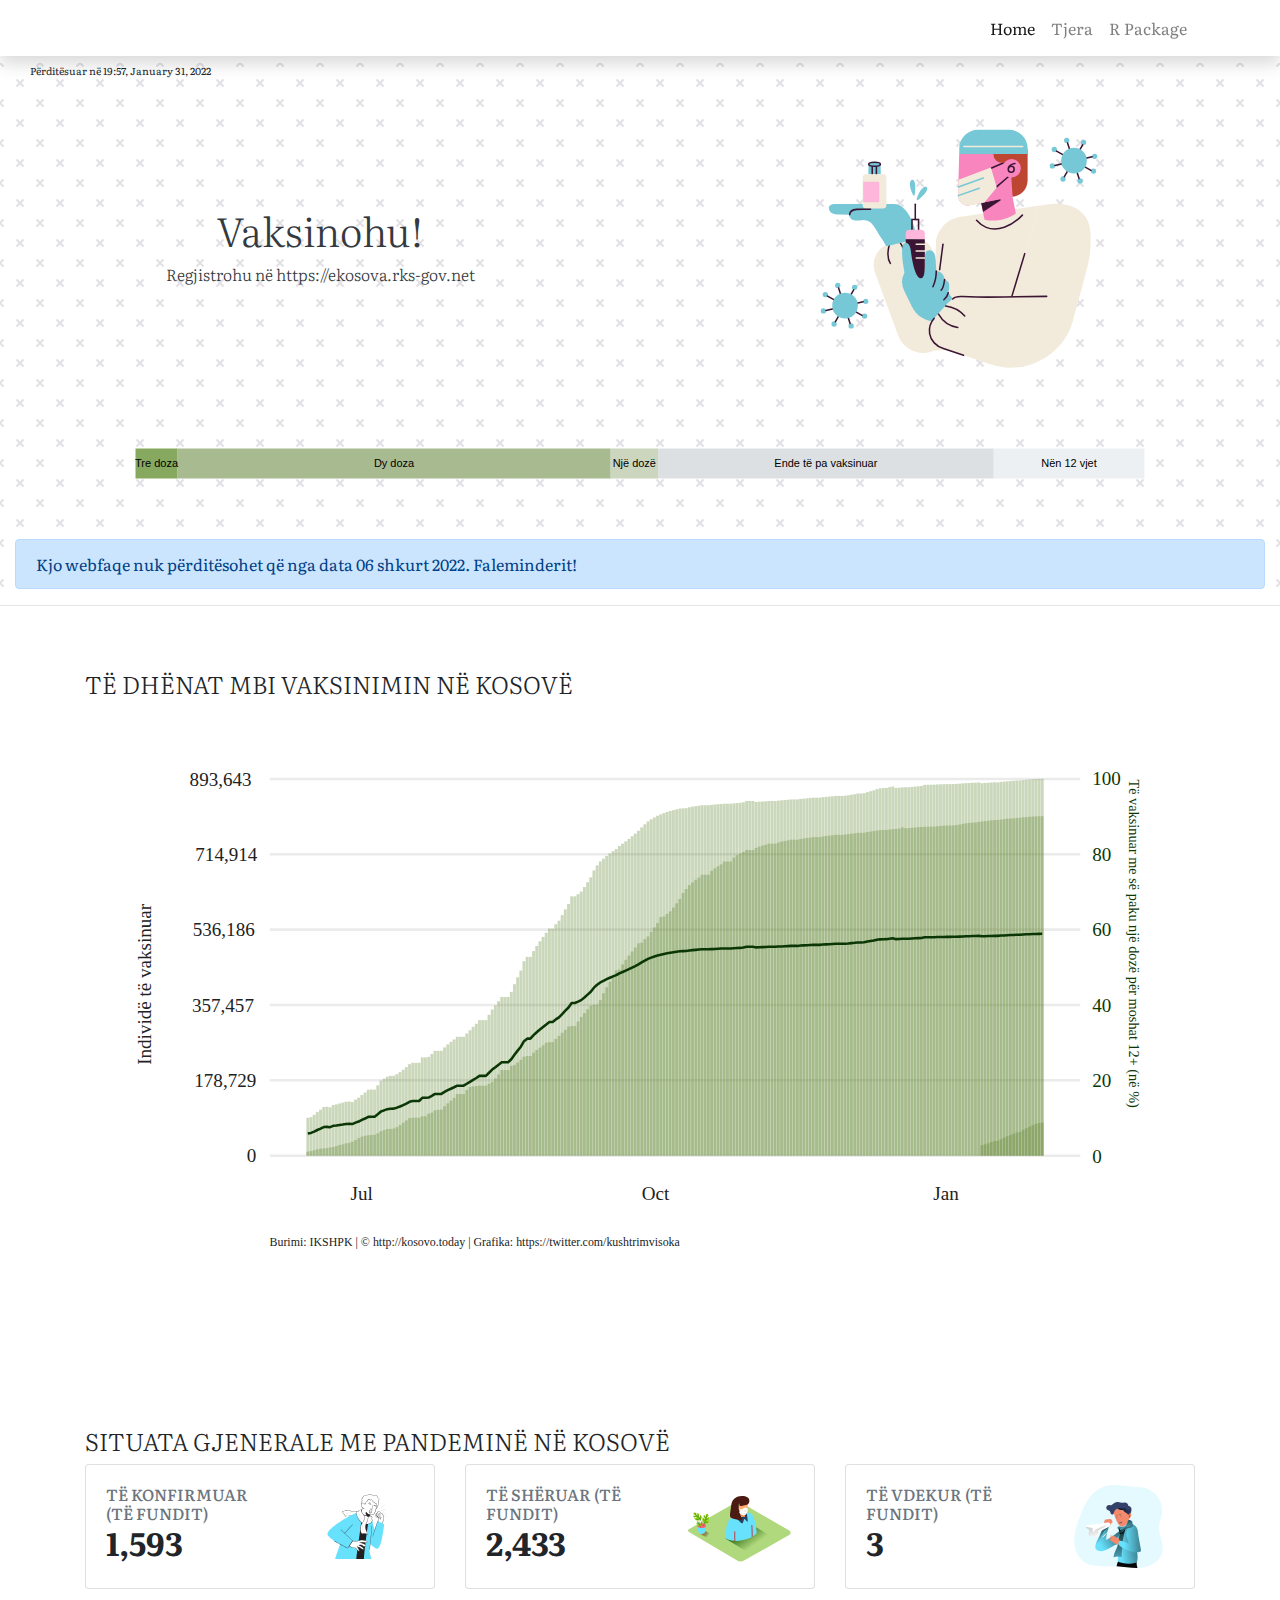
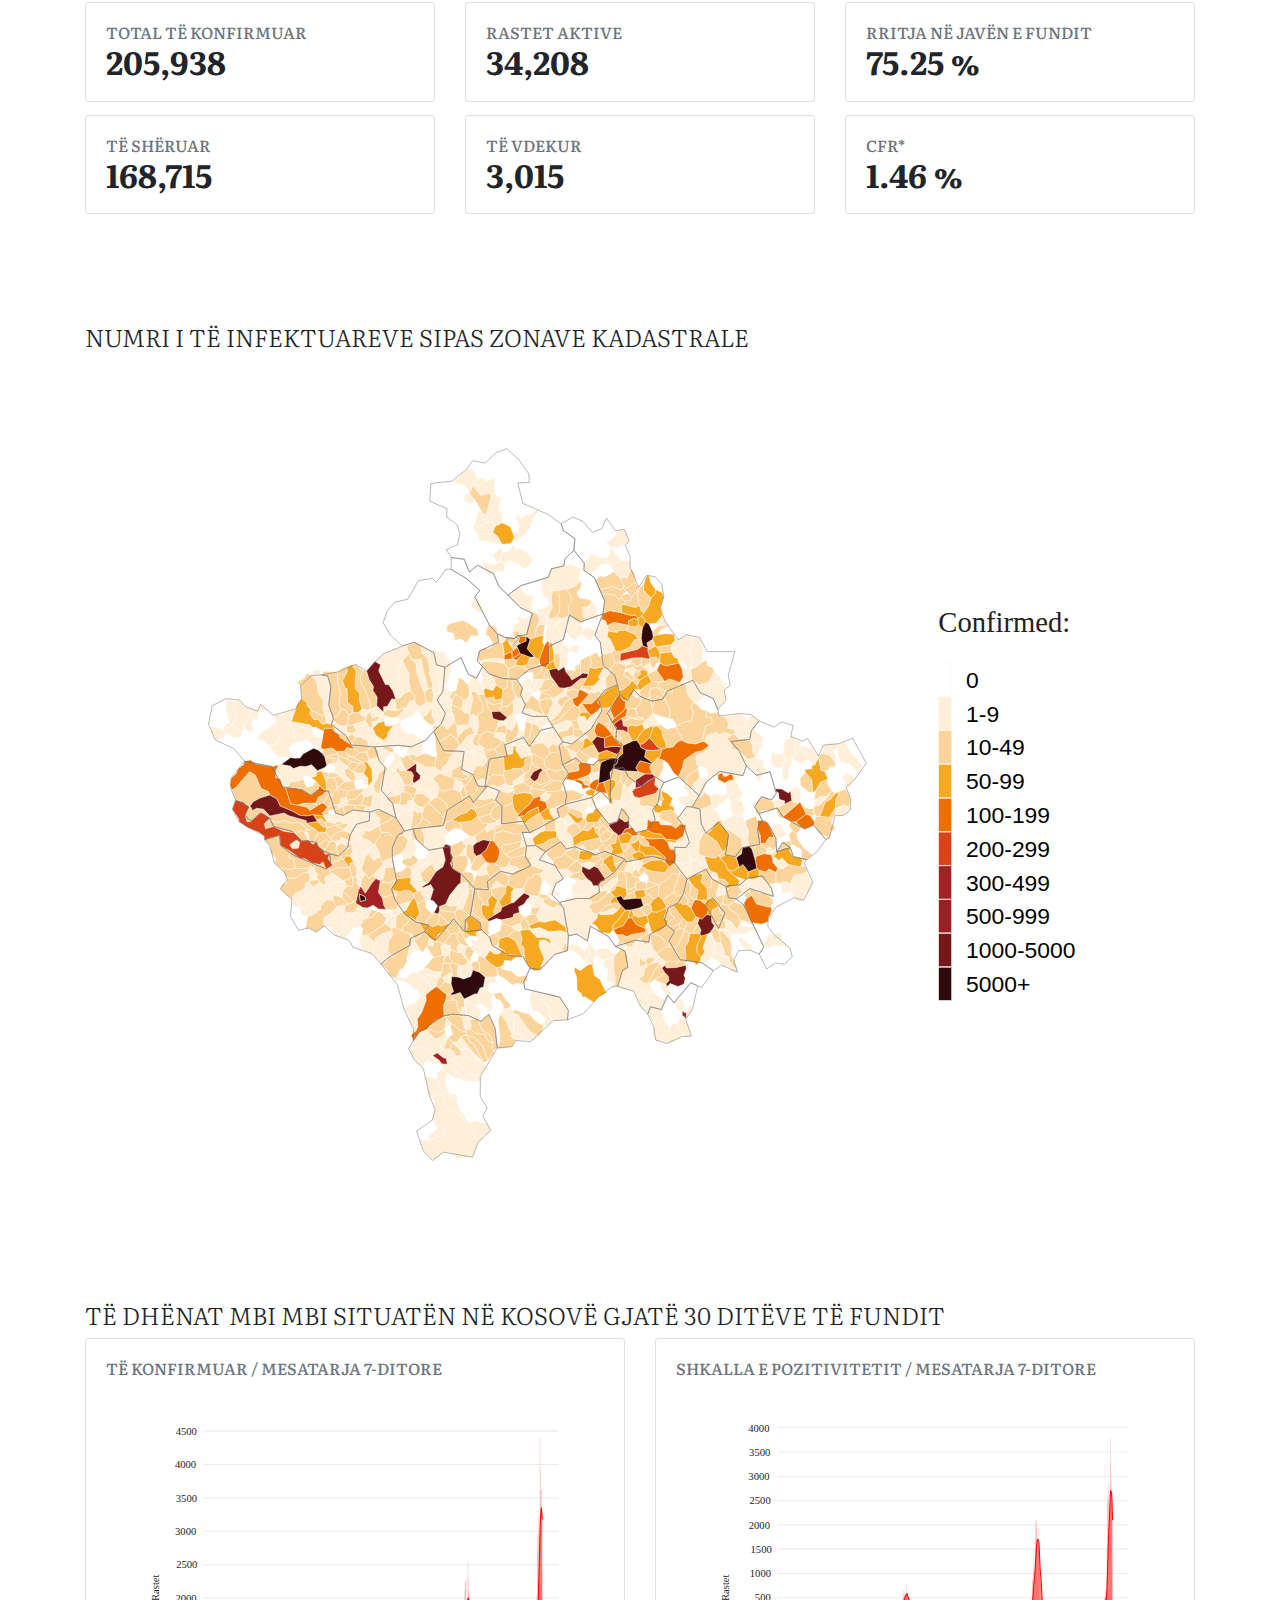
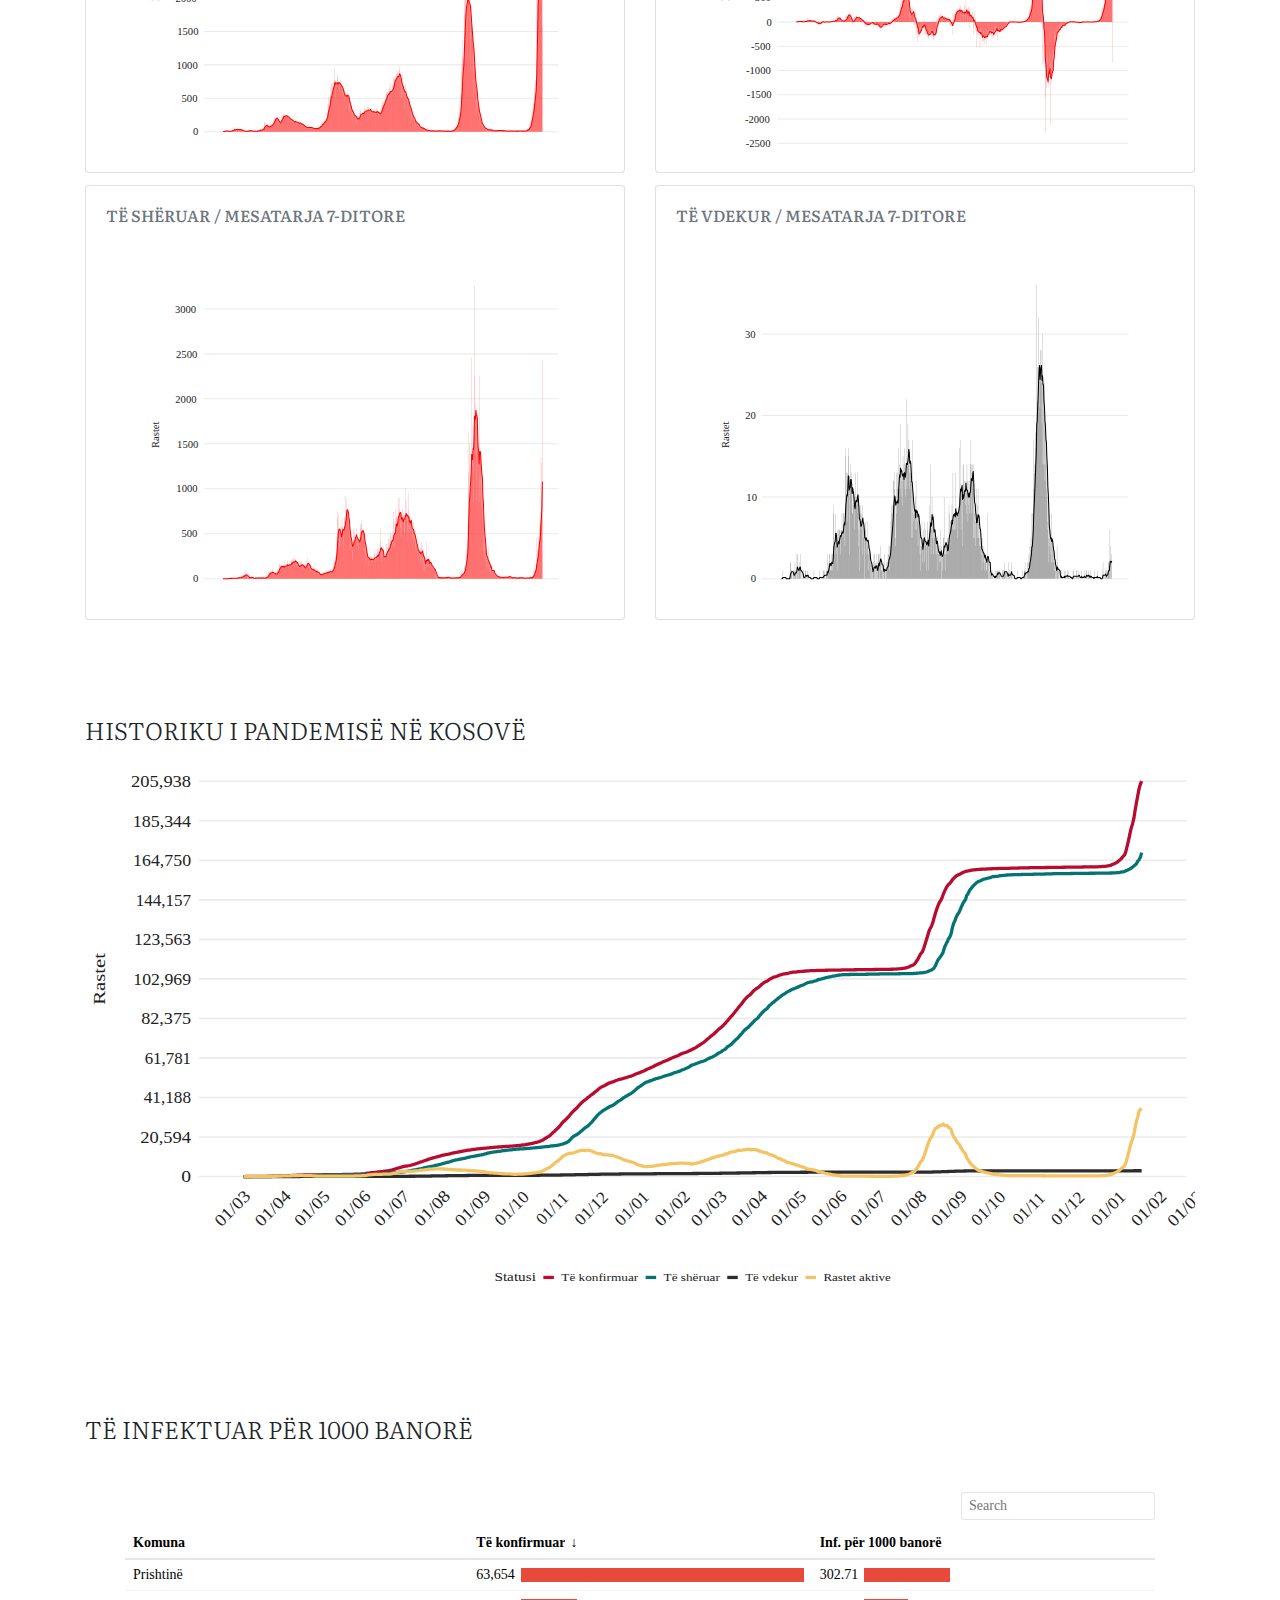
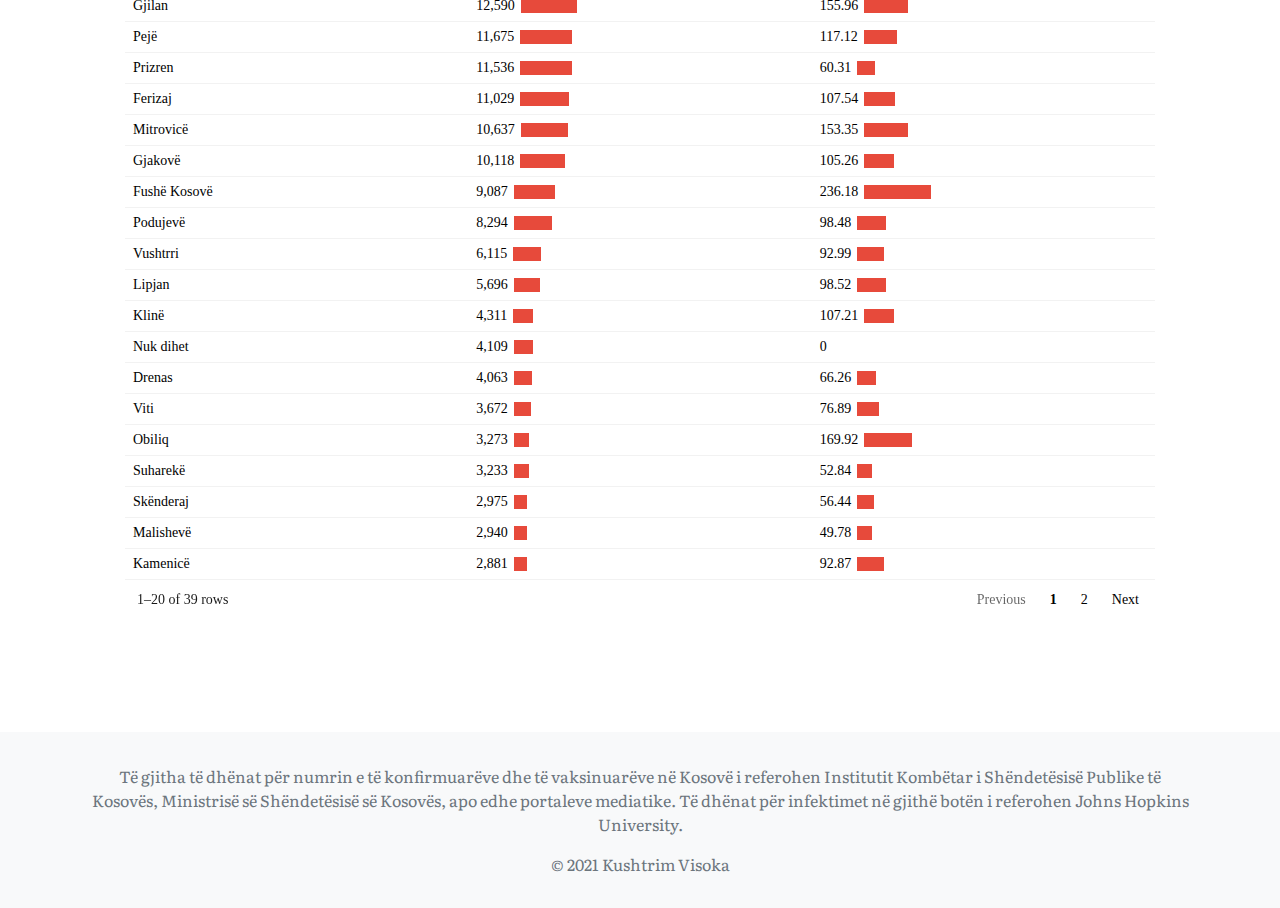
<file: index.html>
<!doctype html>
<html lang="en">

<head>
    <title>Covid-19 Tracker - Kosovo</title>
    <!-- Required meta tags -->
    <meta charset="utf-8">
    <meta name="viewport" content="width=device-width, initial-scale=1, shrink-to-fit=no">

    <!-- Bootstrap CSS -->
    <link rel="stylesheet" href="https://stackpath.bootstrapcdn.com/bootstrap/4.3.1/css/bootstrap.min.css"
        integrity="sha384-ggOyR0iXCbMQv3Xipma34MD+dH/1fQ784/j6cY/iJTQUOhcWr7x9JvoRxT2MZw1T" crossorigin="anonymous">
    <link rel="preconnect" href="https://fonts.googleapis.com">
    <link rel="preconnect" href="https://fonts.gstatic.com" crossorigin>
    <link href="https://fonts.googleapis.com/css2?family=Literata:wght@300&display=swap" rel="stylesheet">
    <!-- CSS -->
    <style>
        .headeri {
            background-color: #ffffff;
            background-image: url("data:image/svg+xml,%3Csvg xmlns='http://www.w3.org/2000/svg' width='40' height='40' viewBox='0 0 40 40'%3E%3Cg fill-rule='evenodd'%3E%3Cg fill='%236d6678' fill-opacity='0.2'%3E%3Cpath d='M0 38.59l2.83-2.83 1.41 1.41L1.41 40H0v-1.41zM0 1.4l2.83 2.83 1.41-1.41L1.41 0H0v1.41zM38.59 40l-2.83-2.83 1.41-1.41L40 38.59V40h-1.41zM40 1.41l-2.83 2.83-1.41-1.41L38.59 0H40v1.41zM20 18.6l2.83-2.83 1.41 1.41L21.41 20l2.83 2.83-1.41 1.41L20 21.41l-2.83 2.83-1.41-1.41L18.59 20l-2.83-2.83 1.41-1.41L20 18.59z'/%3E%3C/g%3E%3C/g%3E%3C/svg%3E");
        }

        .navbari {
            background-color: #ffffff;
            font-family: 'Literata', serif;
        }

        body {
            font-family: 'Literata', serif !important;
            padding-top: 50px;
        }

        .wediditjoe {
            display: block;
            width: 80px;
            height: 3px;
            background: #81B2E1;
            margin: 20px auto;
        }
    </style>

</head>

<body>

    <!-- Navigation -->
    <nav class="navbar navbar-expand-lg navbar-light navbari shadow fixed-top navbar-fixed-top">
        <div class="container">
            <button class="navbar-toggler" type="button" data-toggle="collapse" data-target="#navbarResponsive"
                aria-controls="navbarResponsive" aria-expanded="false" aria-label="Toggle navigation">
                <span class="navbar-toggler-icon"></span>
            </button>
            <div class="collapse navbar-collapse" id="navbarResponsive">
                <ul class="navbar-nav ml-auto">
                    <li class='nav-item'>
                        <a class='nav-link nav-item active' aria-current="page" href='index.html'>Home</a>
                    </li>
                    <li class='nav-item'>
                        <a class='nav-link' href='tjera.html'>Tjera</a>
                    </li>
                    <li class='nav-item'>
                        <a class='nav-link' href='https://github.com/Kushtrimvisoka/covid19kosovo' target="_blank">R Package</a>
                    </li>
                </ul>
            </div>
        </div>
    </nav>


    <!-- Full Page Image Header with Vertically Centered Content -->
    <div class="container-fluid h-100 headeri">
        <div class="col" style="margin-top: 1%;">
            <p id="dhjete" class="dhjete" style="font-size: x-small"></p>
        </div>
        <div class="row align-items-center">
            <div class="col-md-6 text-center">
                <h1 class="font-weight-light text-dark">Vaksinohu! </h1>
                <a class="font-weight-light text-dark" href="https://ekosova.rks-gov.net" target="_blank">Regjistrohu në
                    https://ekosova.rks-gov.net</a>
            </div>
            <div class="col-md-6 align-items-center text-center">
                <img src="icons/vacc.svg" width="50%" height="50%" />
            </div>

        </div>
        <section class="py-5">
            <div class="container">
                <div class="row align-items-center"></div>
                <img src="images/bar.svg" style="width: 100%; height: auto; margin-bottom: 1%;" />
            </div>
        </section>

        <div class="alert alert-primary" role="alert">
            Kjo webfaqe nuk përditësohet që nga data 06 shkurt 2022. Faleminderit! 
          </div>
    </div>

    <hr class="style">


    <!-- Page Content -->
    <section class="py-5">
        <div class="container align-items-middle">
            <h4 class="font-weight-light text-left text-uppercase">TË DHËNAT MBI VAKSINIMIN NË KOSOVË</h4>
            <!-- <img src="images/vaccbar.svg" style="width: 100%; height: auto; margin-bottom: 1%;" /> -->
            <div class="embed-responsive embed-responsive-16by9">
                <iframe class="embed-responsive-item" src="vaccbar.html"></iframe>
            </div>
        </div>
    </section>

    <section class="py-5">
        <div class="container">
            <h4 class="font-weight-light text-left text-uppercase">Situata gjenerale me Pandeminë në KOSOVË</h4>
            <div class="row">

                <div class="col-xl-4 col-lg-4">
                    <div class="card card-stats mb-4 mb-xl-0">
                        <div class="card-body">
                            <div class="row">
                                <div class="col-7">
                                    <h6 class="card-title text-uppercase text-muted mb-0">TË KONFIRMUAR (TË FUNDIT)</h6>
                                    <span class="h2 font-weight-bold mb-0" id="nje"></span>
                                </div>
                                <div class="col-5">
                                    <img src="icons/Coughing _Flatline.svg" style="width: 100%; height: auto;" />
                                </div>
                            </div>
                        </div>
                    </div>
                </div>

                <div class="col-xl-4 col-lg-4">
                    <div class="card card-stats mb-4 mb-xl-0">
                        <div class="card-body">
                            <div class="row">
                                <div class="col-7">
                                    <h6 class="card-title text-uppercase text-muted mb-0">TË SHËRUAR (TË FUNDIT)</h6>
                                    <span class="h2 font-weight-bold mb-0" id="dy"></span>
                                </div>
                                <div class="col-5">
                                    <img src="icons/Wearing a mask_Isometric.svg" style="width: 100%; height: auto;" />
                                </div>
                            </div>
                        </div>
                    </div>
                </div>

                <div class="col-xl-4 col-lg-4">
                    <div class="card card-stats mb-4 mb-xl-0">
                        <div class="card-body">
                            <div class="row">
                                <div class="col-7">
                                    <h6 class="card-title text-uppercase text-muted mb-0">TË VDEKUR (TË FUNDIT)</h6>
                                    <span class="h2 font-weight-bold mb-0" id="tre"></span>
                                </div>
                                <div class="col-5">
                                    <img src="icons/Coughing _Monochromatic.svg" style="width: 100%; height: auto;" />
                                </div>
                            </div>
                        </div>
                    </div>
                </div>
            </div>
        </div>
        <div class="container" style="margin-top: 1%;">
            <div class="row">

                <div class="col-xl-4 col-lg-4">
                    <div class="card card-stats mb-4 mb-xl-0">
                        <div class="card-body">
                            <div class="row">
                                <div class="col">
                                    <h6 class="card-title text-uppercase text-muted mb-0">TOTAL TË KONFIRMUAR</h6>
                                    <span class="h2 font-weight-bold mb-0" id="kater"></span>
                                </div>
                            </div>
                        </div>
                    </div>
                </div>

                <div class="col-xl-4 col-lg-4">
                    <div class="card card-stats mb-4 mb-xl-0">
                        <div class="card-body">
                            <div class="row">
                                <div class="col">
                                    <h6 class="card-title text-uppercase text-muted mb-0">RASTET AKTIVE</h6>
                                    <span class="h2 font-weight-bold mb-0" id="pese"></span>
                                </div>
                            </div>
                        </div>
                    </div>
                </div>

                <div class="col-xl-4 col-lg-4">
                    <div class="card card-stats mb-4 mb-xl-0">
                        <div class="card-body">
                            <div class="row">
                                <div class="col">
                                    <h6 class="card-title text-uppercase text-muted mb-0">RRITJA NË JAVËN E FUNDIT</h6>
                                    <span class="h2 font-weight-bold mb-0" id="gjashte"></span>
                                </div>
                            </div>
                        </div>
                    </div>
                </div>
            </div>
        </div>

        <div class="container" style="margin-top: 1%;">
            <div class="row">

                <div class="col-xl-4 col-lg-4">
                    <div class="card card-stats mb-4 mb-xl-0">
                        <div class="card-body">
                            <div class="row">
                                <div class="col">
                                    <h6 class="card-title text-uppercase text-muted mb-0">TË SHËRUAR</h6>
                                    <span class="h2 font-weight-bold mb-0" id="shtate"></span>
                                </div>
                            </div>
                        </div>
                    </div>
                </div>

                <div class="col-xl-4 col-lg-4">
                    <div class="card card-stats mb-4 mb-xl-0">
                        <div class="card-body">
                            <div class="row">
                                <div class="col">
                                    <h6 class="card-title text-uppercase text-muted mb-0">TË VDEKUR</h6>
                                    <span class="h2 font-weight-bold mb-0" id="tete"></span>
                                </div>
                            </div>
                        </div>
                    </div>
                </div>

                <div class="col-xl-4 col-lg-4">
                    <div class="card card-stats mb-4 mb-xl-0">
                        <div class="card-body">
                            <div class="row">
                                <div class="col">
                                    <h6 class="card-title text-uppercase text-muted mb-0">CFR*</h6>
                                    <span class="h2 font-weight-bold mb-0" id="nente"></span>
                                </div>
                            </div>
                        </div>
                    </div>
                </div>
            </div>

        </div>
        </div>
    </section>





    <!-- Page Content -->
    <section class="py-5">
        <div class="container" style="margin-top: 1%;">
            <h4 class="font-weight-light text-left text-uppercase">Numri i tË infektuareve sipas zonave kadastrale</h4>
        </div>
        <div class="container align-items-middle">
            <div class="embed-responsive embed-responsive-4by3">
                <iframe class="embed-responsive-item" src="map.html"></iframe>
            </div>
        </div>
    </section>

    <section class="py-5">
        <div class="container" style="margin-top: 1%;">
            <h4 class="font-weight-light text-left text-uppercase">TË DHËNAT MBI MBI SITUATËN NË KOSOVË GJATË 30
                DITËVE TË FUNDIT</h4>
            <div class="row">

                <div class="col-xl-6 col-lg-6">
                    <div class="card card-stats mb-4 mb-xl-0">
                        <div class="card-body">
                            <div class="row">
                                <div class="col">
                                    <h6 class="card-title text-uppercase text-muted mb-0">TË KONFIRMUAR / MESATARJA
                                        7-DITORE</h6>
                                    <div class="embed-responsive embed-responsive-4by3">
                                        <iframe class="embed-responsive-item" src="njeslashkater.html"></iframe>
                                    </div>
                                </div>
                            </div>
                        </div>
                    </div>
                </div>

                <div class="col-xl-6 col-lg-6">
                    <div class="card card-stats mb-4 mb-xl-0">
                        <div class="card-body">
                            <div class="row">
                                <div class="col">
                                    <h6 class="card-title text-uppercase text-muted mb-0">SHKALLA E POZITIVITETIT /
                                        MESATARJA 7-DITORE</h6>
                                    <div class="embed-responsive embed-responsive-4by3">
                                        <iframe class="embed-responsive-item" src="dyslashkater.html"></iframe>
                                    </div>
                                </div>
                            </div>
                        </div>
                    </div>
                </div>


            </div>
        </div>
        <div class="container" style="margin-top: 1%;">
            <div class="row">

                <div class="col-xl-6 col-lg-6">
                    <div class="card card-stats mb-4 mb-xl-0">
                        <div class="card-body">
                            <div class="row">
                                <div class="col">
                                    <h6 class="card-title text-uppercase text-muted mb-0">TË SHËRUAR / MESATARJA
                                        7-DITORE</h6>
                                    <div class="embed-responsive embed-responsive-4by3">
                                        <iframe class="embed-responsive-item" src="treslashkater.html"></iframe>
                                    </div>
                                </div>
                            </div>
                        </div>
                    </div>
                </div>

                <div class="col-xl-6 col-lg-6">
                    <div class="card card-stats mb-4 mb-xl-0">
                        <div class="card-body">
                            <div class="row">
                                <div class="col">
                                    <h6 class="card-title text-uppercase text-muted mb-0">TË VDEKUR / MESATARJA 7-DITORE
                                    </h6>
                                    <div class="embed-responsive embed-responsive-4by3">
                                        <iframe class="embed-responsive-item" src="katerslashkater.html"></iframe>
                                    </div>
                                </div>
                            </div>
                        </div>
                    </div>
                </div>


            </div>
        </div>

    </section>

    <!-- Page Content -->
    <section class="py-5">
        <div class="container align-items-middle">
            <h4 class="font-weight-light text-left text-uppercase">HISTORIKU I PANDEMISË NË KOSOVË</h4>
            <!-- <img src="images/vaccbar.svg" style="width: 100%; height: auto; margin-bottom: 1%;" /> -->
            <img src="images/main.svg" style="width: 100%; height: auto; margin-bottom: 1%;" />
        </div>
    </section>

        <!-- Page Content -->
        <section class="py-5">
            <div class="container align-items-middle">
                <h4 class="font-weight-light text-left text-uppercase">TË infektuar pËr 1000 banorË</h4>
                <!-- <img src="images/vaccbar.svg" style="width: 100%; height: auto; margin-bottom: 1%;" /> -->
                <div class="embed-responsive embed-responsive-4by3">
                    <iframe class="embed-responsive-item" src="table.html"></iframe>
                </div>
            </div>
        </section>


    <!-- Footer -->
    <footer class="footeri">
        <!-- Copyrights -->
        <div class="bg-light py-4">
            <div class="container">
                <p class="text-muted mb-0 py-2 text-center">Të gjitha të dhënat për numrin e të konfirmuarëve dhe të
                    vaksinuarëve në Kosovë i referohen Institutit Kombëtar i Shëndetësisë Publike të Kosovës, Ministrisë
                    së Shëndetësisë së Kosovës, apo edhe portaleve mediatike. Të dhënat për infektimet në gjithë botën i
                    referohen Johns Hopkins University.</p>
            </div>
            <div class="container text-center">
                <p class="text-muted mb-0 py-2">© 2021 Kushtrim Visoka</p>
            </div>
        </div>
    </footer>
    <!-- End -->
    <!-- Optional JavaScript -->
    <!-- jQuery first, then Popper.js, then Bootstrap JS -->
    <script src="https://code.jquery.com/jquery-3.3.1.slim.min.js"
        integrity="sha384-q8i/X+965DzO0rT7abK41JStQIAqVgRVzpbzo5smXKp4YfRvH+8abtTE1Pi6jizo" crossorigin="anonymous">
    </script>
    <script src="https://cdnjs.cloudflare.com/ajax/libs/popper.js/1.14.7/umd/popper.min.js"
        integrity="sha384-UO2eT0CpHqdSJQ6hJty5KVphtPhzWj9WO1clHTMGa3JDZwrnQq4sF86dIHNDz0W1" crossorigin="anonymous">
    </script>
    <script src="https://stackpath.bootstrapcdn.com/bootstrap/4.3.1/js/bootstrap.min.js"
        integrity="sha384-JjSmVgyd0p3pXB1rRibZUAYoIIy6OrQ6VrjIEaFf/nJGzIxFDsf4x0xIM+B07jRM" crossorigin="anonymous">
    </script>

    <script>
        fetch("data.json")
            .then(response => response.json())
            .then(data => {
                document.querySelector("#nje").innerText = data.nje
                document.querySelector("#dy").innerText = data.dy
                document.querySelector("#tre").innerText = data.tre
                document.querySelector("#kater").innerText = data.kater
                document.querySelector("#pese").innerText = data.pese
                document.querySelector("#gjashte").innerText = data.gjashte
                document.querySelector("#shtate").innerText = data.shtate
                document.querySelector("#tete").innerText = data.tete
                document.querySelector("#nente").innerText = data.nente
                document.querySelector("#dhjete").innerText = data.dhjete
            })
    </script>

</body>

</html>
</file>
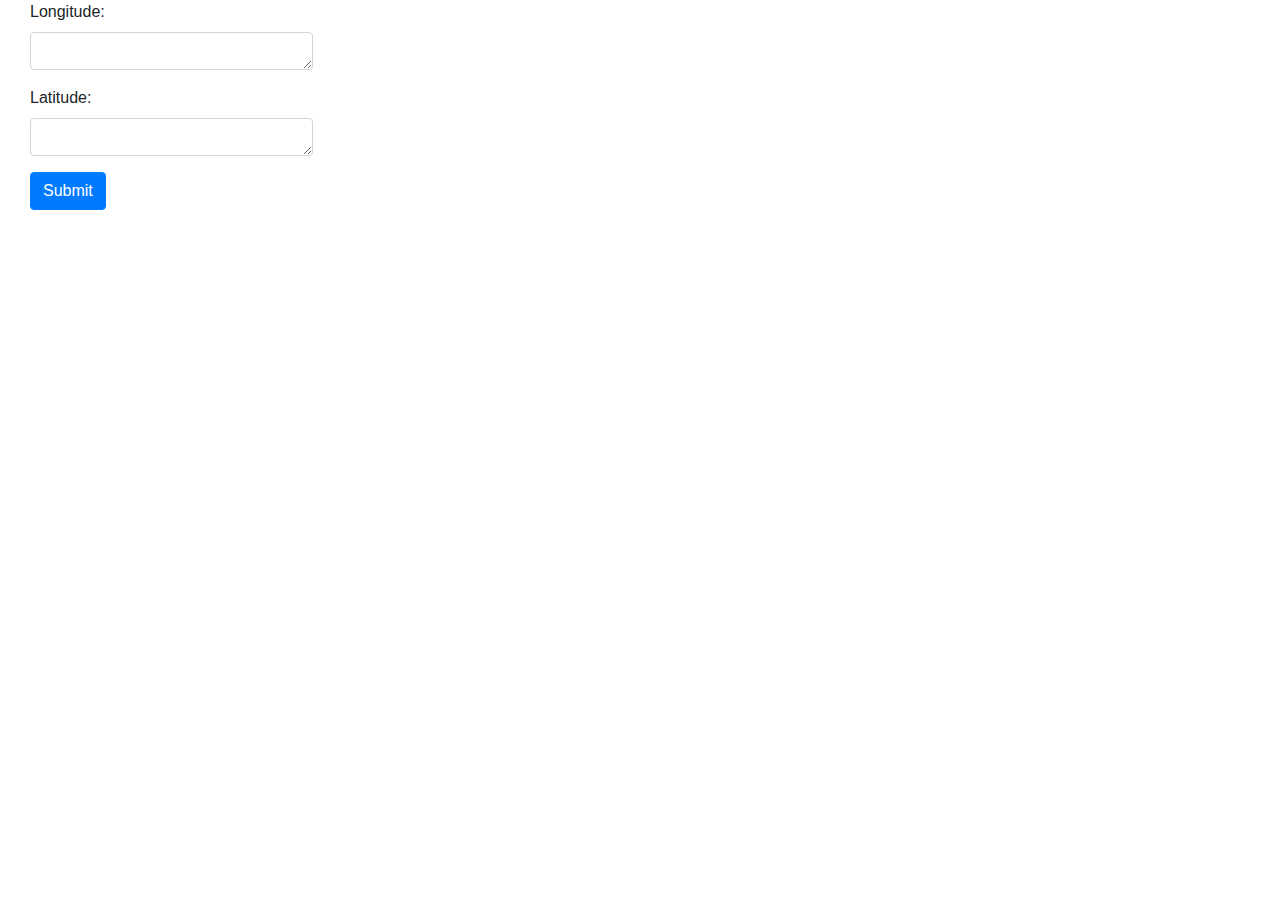
<file: index copy.html>
<!doctype html>
<html lang="en">

<head>
  <title>Title</title>
  <!-- Required meta tags -->
  <meta charset="utf-8">
  <meta name="viewport" content="width=device-width, initial-scale=1, shrink-to-fit=no">
  <!-- Bootstrap CSS -->
  <link rel="stylesheet" href="https://stackpath.bootstrapcdn.com/bootstrap/4.3.1/css/bootstrap.min.css"
    integrity="sha384-ggOyR0iXCbMQv3Xipma34MD+dH/1fQ784/j6cY/iJTQUOhcWr7x9JvoRxT2MZw1T" crossorigin="anonymous">
  </style>
</head>

<body onload="getlocation()">
  <div class="container-fluid">
    <div class="col-3">
      <form action="http://kushtrimvisoka.com/test/connection.php" method="post" method="post">

        <div class="form-group">
          <label for="longitude">Longitude:</label>
          <textarea class="form-control" id="longitude" name = "longitude" rows="1"></textarea>
        </div>

        <div class="form-group">
          <label for="latitude">Latitude:</label>
          <textarea class="form-control" id="latitude" name = "latitude" rows="1"></textarea>
        </div>

        <input type="hidden" name="form_submitted" value="1"/>
        <input type="submit" class="btn btn-primary" name="Submit" value="Submit">
      </form>
    </div>
  </div>
  <script>
    var x = document.getElementById("longitude");
    var y = document.getElementById("latitude");

    function getlocation() {
      if (navigator.geolocation) {
        navigator.geolocation.getCurrentPosition(showPosition, {maximumAge:60000, timeout:5000, enableHighAccuracy:true})
      } else {
        alert("Sorry! your browser is not supporting")
      }
    }

    function showPosition(position) {
      var x = position.coords.longitude;
      document.getElementById("longitude").innerHTML = x;
      var y = position.coords.latitude;
      document.getElementById("latitude").innerHTML = y;
    }
  </script>
  <!-- Optional JavaScript -->
  <!-- jQuery first, then Popper.js, then Bootstrap JS -->
  <script src="https://code.jquery.com/jquery-3.3.1.slim.min.js"
    integrity="sha384-q8i/X+965DzO0rT7abK41JStQIAqVgRVzpbzo5smXKp4YfRvH+8abtTE1Pi6jizo" crossorigin="anonymous">
  </script>
  <script src="https://cdnjs.cloudflare.com/ajax/libs/popper.js/1.14.7/umd/popper.min.js"
    integrity="sha384-UO2eT0CpHqdSJQ6hJty5KVphtPhzWj9WO1clHTMGa3JDZwrnQq4sF86dIHNDz0W1" crossorigin="anonymous">
  </script>
  <script src="https://stackpath.bootstrapcdn.com/bootstrap/4.3.1/js/bootstrap.min.js"
    integrity="sha384-JjSmVgyd0p3pXB1rRibZUAYoIIy6OrQ6VrjIEaFf/nJGzIxFDsf4x0xIM+B07jRM" crossorigin="anonymous">
  </script>
</body>

</html>
</file>
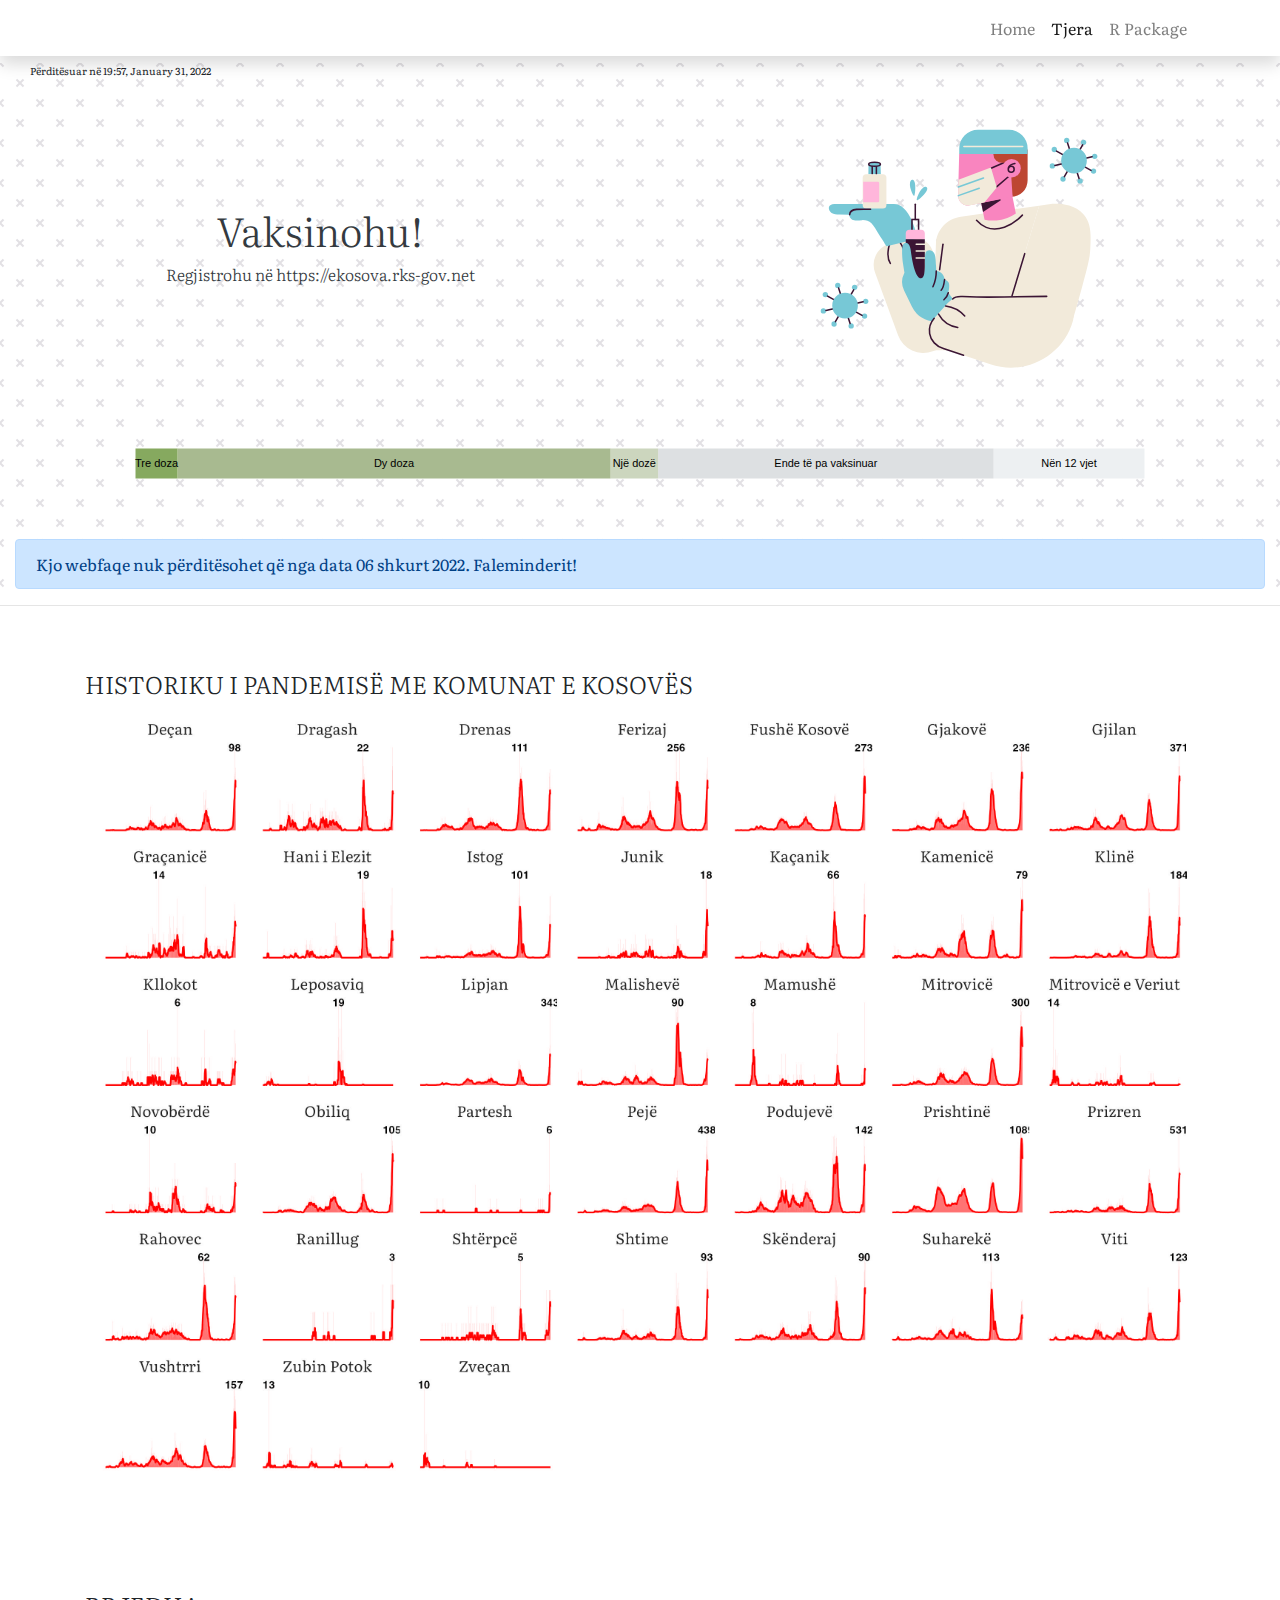
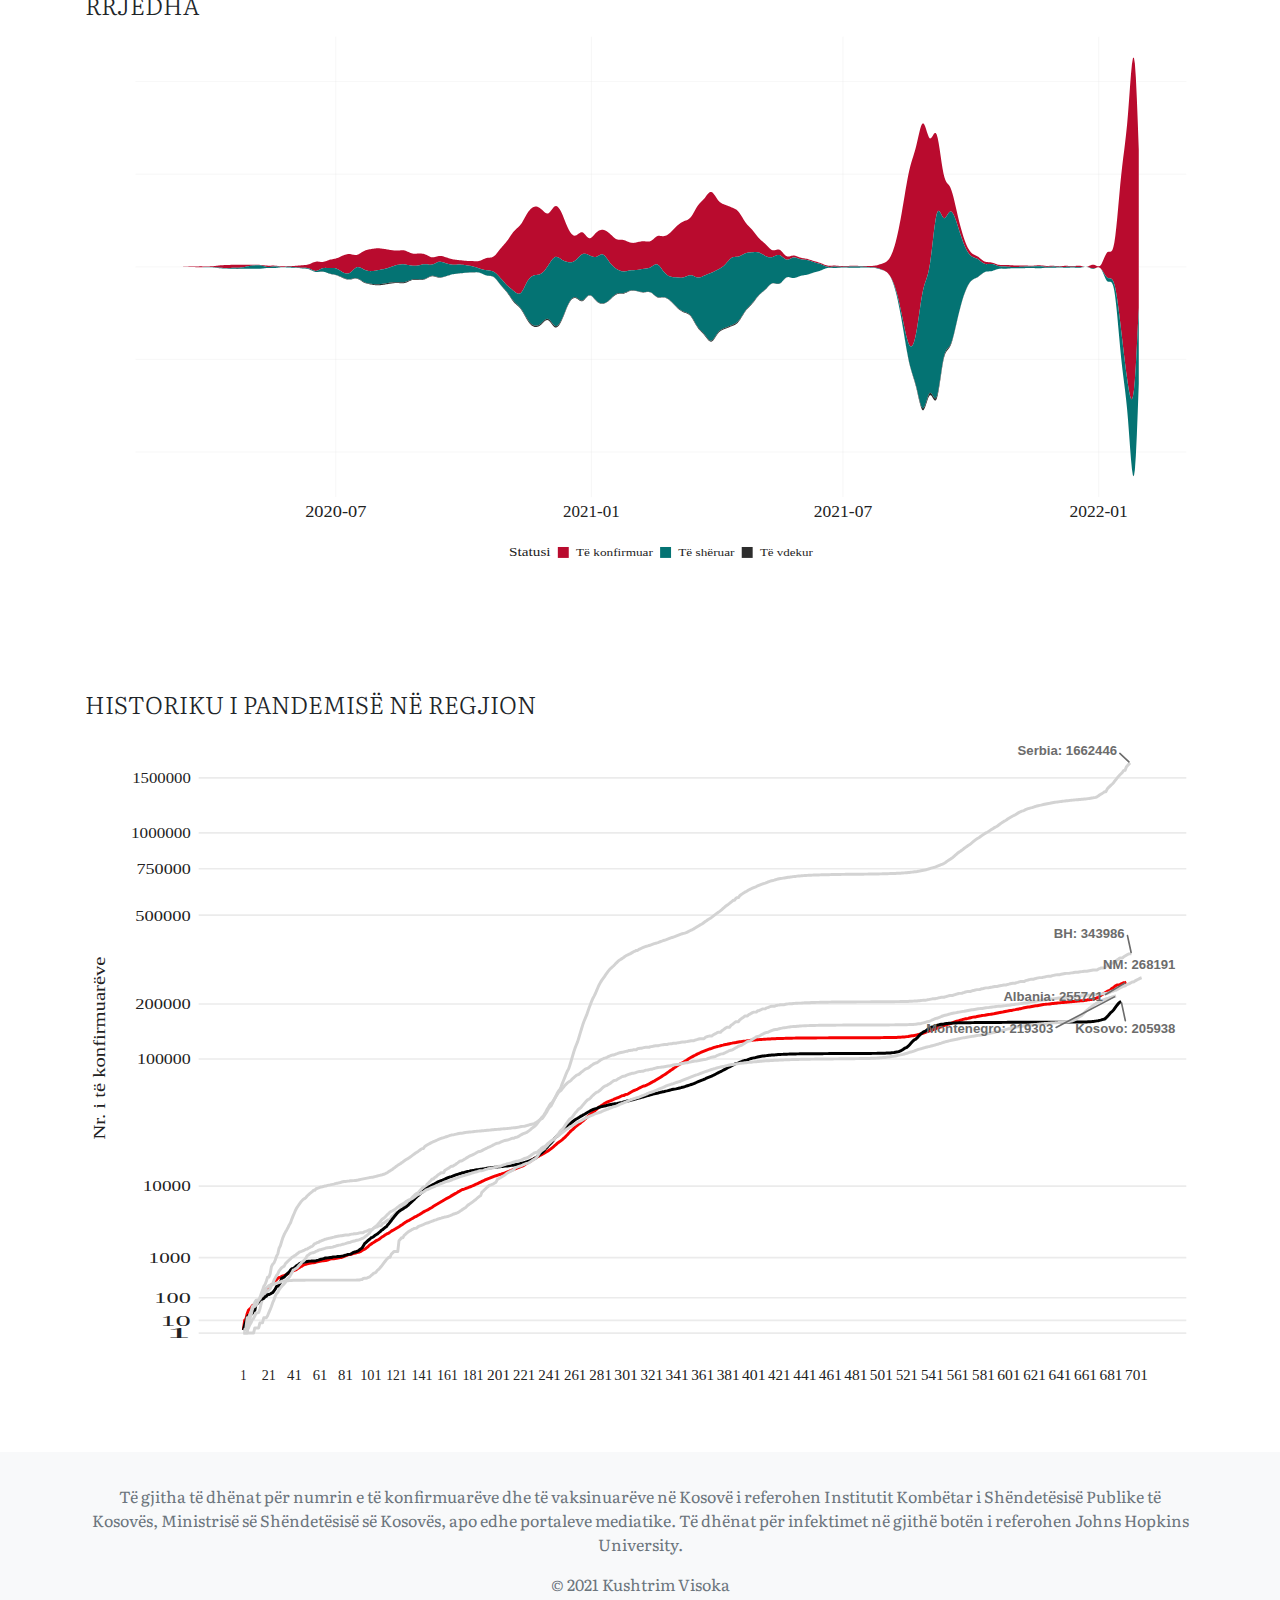
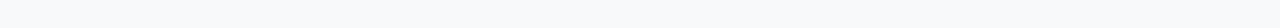
<file: tjera.html>
<!doctype html>
<html lang="en">

<head>
    <title>Covid-19 Tracker - Kosovo</title>
    <!-- Required meta tags -->
    <meta charset="utf-8">
    <meta name="viewport" content="width=device-width, initial-scale=1, shrink-to-fit=no">

    <!-- Bootstrap CSS -->
    <link rel="stylesheet" href="https://stackpath.bootstrapcdn.com/bootstrap/4.3.1/css/bootstrap.min.css"
        integrity="sha384-ggOyR0iXCbMQv3Xipma34MD+dH/1fQ784/j6cY/iJTQUOhcWr7x9JvoRxT2MZw1T" crossorigin="anonymous">
    <link rel="preconnect" href="https://fonts.googleapis.com">
    <link rel="preconnect" href="https://fonts.gstatic.com" crossorigin>
    <link href="https://fonts.googleapis.com/css2?family=Literata:wght@300&display=swap" rel="stylesheet">
    <!-- CSS -->
    <style>
        .headeri {
            background-color: #ffffff;
            background-image: url("data:image/svg+xml,%3Csvg xmlns='http://www.w3.org/2000/svg' width='40' height='40' viewBox='0 0 40 40'%3E%3Cg fill-rule='evenodd'%3E%3Cg fill='%236d6678' fill-opacity='0.2'%3E%3Cpath d='M0 38.59l2.83-2.83 1.41 1.41L1.41 40H0v-1.41zM0 1.4l2.83 2.83 1.41-1.41L1.41 0H0v1.41zM38.59 40l-2.83-2.83 1.41-1.41L40 38.59V40h-1.41zM40 1.41l-2.83 2.83-1.41-1.41L38.59 0H40v1.41zM20 18.6l2.83-2.83 1.41 1.41L21.41 20l2.83 2.83-1.41 1.41L20 21.41l-2.83 2.83-1.41-1.41L18.59 20l-2.83-2.83 1.41-1.41L20 18.59z'/%3E%3C/g%3E%3C/g%3E%3C/svg%3E");
        }

        .navbari {
            background-color: #ffffff;
            font-family: 'Literata', serif;
        }

        body {
            font-family: 'Literata', serif !important;
            padding-top: 50px;
        }

        .wediditjoe {
            display: block;
            width: 80px;
            height: 3px;
            background: #81B2E1;
            margin: 20px auto;
        }
    </style>

</head>

<body>

    <!-- Navigation -->
    <nav class="navbar navbar-expand-lg navbar-light navbari shadow fixed-top navbar-fixed-top">
        <div class="container">
            <button class="navbar-toggler" type="button" data-toggle="collapse" data-target="#navbarResponsive"
                aria-controls="navbarResponsive" aria-expanded="false" aria-label="Toggle navigation">
                <span class="navbar-toggler-icon"></span>
            </button>
            <div class="collapse navbar-collapse" id="navbarResponsive">
                <ul class="navbar-nav ml-auto">
                    <li class='nav-item'>
                        <a class='nav-link' aria-current="page" href='index.html'>Home</a>
                    </li>
                    <li class='nav-item'>
                        <a class='nav-link nav-item active' href='tjera.html'>Tjera</a>
                    </li>
                    <li class='nav-item'>
                        <a class='nav-link' href='https://github.com/Kushtrimvisoka/covid19kosovo' target="_blank">R Package</a>
                    </li>
                </ul>
            </div>
        </div>
    </nav>


    <!-- Full Page Image Header with Vertically Centered Content -->
    <div class="container-fluid h-100 headeri">
        <div class="col" style="margin-top: 1%;">
            <p id="njembidhjete" style="font-size: x-small"></p>
        </div>
        <div class="row align-items-center">
            <div class="col-md-6 text-center">
                <h1 class="font-weight-light text-dark">Vaksinohu! </h1>
                <a class="font-weight-light text-dark" href="https://ekosova.rks-gov.net" target="_blank">Regjistrohu në
                    https://ekosova.rks-gov.net</a>
            </div>
            <div class="col-md-6 align-items-center text-center">
                <img src="icons/vacc.svg" width="50%" height="50%" />
            </div>

        </div>
        <section class="py-5">
            <div class="container">
                <div class="row align-items-center"></div>
                <img src="images/bar.svg" style="width: 100%; height: auto; margin-bottom: 1%;" />
            </div>
        </section>
        <div class="alert alert-primary" role="alert">
            Kjo webfaqe nuk përditësohet që nga data 06 shkurt 2022. Faleminderit! 
          </div>
    </div>

    <hr class="style">


    <!-- Page Content -->
    <section class="py-5">
        <div class="container align-items-middle">
            <h4 class="font-weight-light text-left text-uppercase">HISTORIKU I PANDEMISË ME KOMUNAT E Kosovës</h4>
            <!-- <img src="images/vaccbar.svg" style="width: 100%; height: auto; margin-bottom: 1%;" /> -->
            <img src="images/bymuni.jpeg" style="width: 100%; height: auto; margin-bottom: 1%;" />
        </div>
    </section>

            <!-- Page Content -->
            <section class="py-5">
                <div class="container align-items-middle">
                    <h4 class="font-weight-light text-left text-uppercase">Rrjedha</h4>
                    <!-- <img src="images/vaccbar.svg" style="width: 100%; height: auto; margin-bottom: 1%;" /> -->
                    <img src="images/rrjedha.svg" style="width: 100%; height: auto; margin-bottom: 1%;" />
                </div>
            </section>

        <!-- Page Content -->
        <section class="py-5">
            <div class="container align-items-middle">
                <h4 class="font-weight-light text-left text-uppercase">HISTORIKU I PANDEMISË NË REGJION</h4>
                <!-- <img src="images/vaccbar.svg" style="width: 100%; height: auto; margin-bottom: 1%;" /> -->
                <img src="images/region.svg" style="width: 100%; height: auto; margin-bottom: 1%;" />
            </div>
        </section>


    <!-- Footer -->
    <footer class="footeri">
        <!-- Copyrights -->
        <div class="bg-light py-4">
            <div class="container">
                <p class="text-muted mb-0 py-2 text-center">Të gjitha të dhënat për numrin e të konfirmuarëve dhe të
                    vaksinuarëve në Kosovë i referohen Institutit Kombëtar i Shëndetësisë Publike të Kosovës, Ministrisë
                    së Shëndetësisë së Kosovës, apo edhe portaleve mediatike. Të dhënat për infektimet në gjithë botën i
                    referohen Johns Hopkins University.</p>
            </div>
            <div class="container text-center">
                <p class="text-muted mb-0 py-2">© 2021 Kushtrim Visoka</p>
            </div>
        </div>
    </footer>
    <!-- End -->
    <!-- Optional JavaScript -->
    <!-- jQuery first, then Popper.js, then Bootstrap JS -->
    <script src="https://code.jquery.com/jquery-3.3.1.slim.min.js"
        integrity="sha384-q8i/X+965DzO0rT7abK41JStQIAqVgRVzpbzo5smXKp4YfRvH+8abtTE1Pi6jizo" crossorigin="anonymous">
        </script>
    <script src="https://cdnjs.cloudflare.com/ajax/libs/popper.js/1.14.7/umd/popper.min.js"
        integrity="sha384-UO2eT0CpHqdSJQ6hJty5KVphtPhzWj9WO1clHTMGa3JDZwrnQq4sF86dIHNDz0W1" crossorigin="anonymous">
        </script>
    <script src="https://stackpath.bootstrapcdn.com/bootstrap/4.3.1/js/bootstrap.min.js"
        integrity="sha384-JjSmVgyd0p3pXB1rRibZUAYoIIy6OrQ6VrjIEaFf/nJGzIxFDsf4x0xIM+B07jRM" crossorigin="anonymous">
        </script>

    <script>
        fetch("data.json")
            .then(response => response.json())
            .then(data => {
                document.querySelector("#njembidhjete").innerText = data.njembidhjete
            })
    </script>

</body>

</html>
</file>
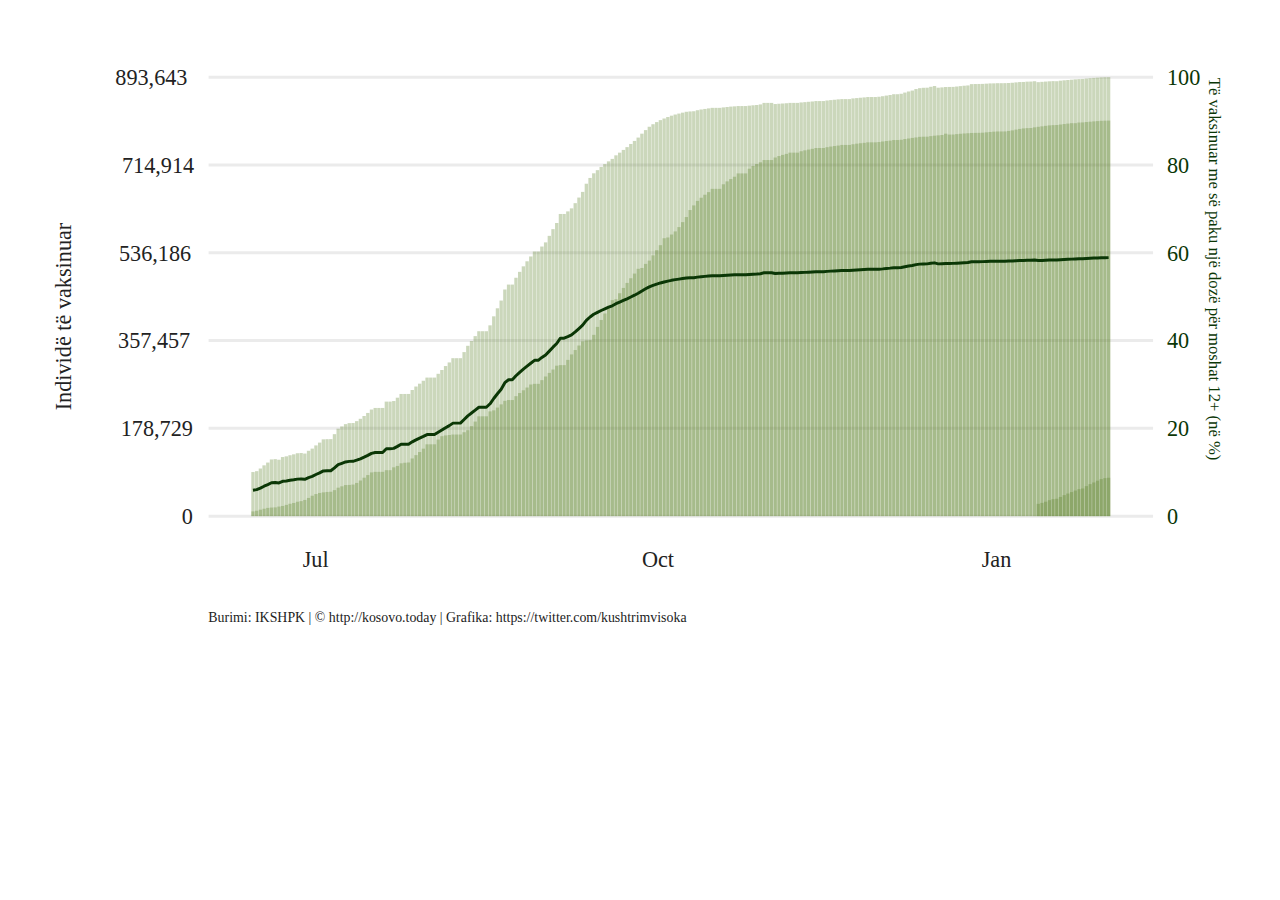
<file: vaccbar.html>
<!DOCTYPE html>
<html lang="en">
<head>
<meta charset="utf-8"/>
<style>body{background-color:white;}</style>
<script src="vaccbar_files/htmlwidgets-1.5.4/htmlwidgets.js"></script>
<script src="vaccbar_files/d3-bundle-5.16.0/d3-bundle.min.js"></script>
<script src="vaccbar_files/d3-lasso-0.0.5/d3-lasso.min.js"></script>
<script src="vaccbar_files/save-svg-as-png-1.4.17/save-svg-as-png.min.js"></script>
<link href="vaccbar_files/ggiraphjs-0.4.2/ggiraphjs.min.css" rel="stylesheet" />
<script src="vaccbar_files/ggiraphjs-0.4.2/ggiraphjs.min.js"></script>
<script src="vaccbar_files/girafe-binding-0.8.1/girafe.js"></script>
  <title>girafe</title>
</head>
<body>
<div id="htmlwidget_container">
  <div id="htmlwidget-c187be15d152344b81df" style="width:960px;height:500px;" class="girafe html-widget"></div>
</div>
<script type="application/json" data-for="htmlwidget-c187be15d152344b81df">{"x":{"html":"<?xml version=\"1.0\" encoding=\"UTF-8\"?>\n<svg xmlns='http://www.w3.org/2000/svg' xmlns:xlink='http://www.w3.org/1999/xlink' id='svg_fa55f9c5-c808-44cd-8fac-b86e55ebdf14' viewBox='0 0 432 216'>\n <defs>\n  <clipPath id='svg_fa55f9c5-c808-44cd-8fac-b86e55ebdf14_c1'>\n   <rect x='0' y='0' width='432' height='216'/>\n  <\/clipPath>\n  <clipPath id='svg_fa55f9c5-c808-44cd-8fac-b86e55ebdf14_c2'>\n   <rect x='60.61' y='5.48' width='340.15' height='173.83'/>\n  <\/clipPath>\n <\/defs>\n <g>\n  <g clip-path='url(#svg_fa55f9c5-c808-44cd-8fac-b86e55ebdf14_c1)'>\n   <rect x='0' y='0' width='432' height='216' fill='#FFFFFF' stroke='#FFFFFF' stroke-width='0.75' stroke-linejoin='round' stroke-linecap='round'/>\n  <\/g>\n  <g clip-path='url(#svg_fa55f9c5-c808-44cd-8fac-b86e55ebdf14_c2)'>\n   <polyline points='60.61,171.41 400.76,171.41' fill='none' stroke='#EBEBEB' stroke-width='1.07' stroke-linejoin='round' stroke-linecap='butt'/>\n   <polyline points='60.61,139.81 400.76,139.81' fill='none' stroke='#EBEBEB' stroke-width='1.07' stroke-linejoin='round' stroke-linecap='butt'/>\n   <polyline points='60.61,108.20 400.76,108.20' fill='none' stroke='#EBEBEB' stroke-width='1.07' stroke-linejoin='round' stroke-linecap='butt'/>\n   <polyline points='60.61,76.59 400.76,76.59' fill='none' stroke='#EBEBEB' stroke-width='1.07' stroke-linejoin='round' stroke-linecap='butt'/>\n   <polyline points='60.61,44.99 400.76,44.99' fill='none' stroke='#EBEBEB' stroke-width='1.07' stroke-linejoin='round' stroke-linecap='butt'/>\n   <polyline points='60.61,13.38 400.76,13.38' fill='none' stroke='#EBEBEB' stroke-width='1.07' stroke-linejoin='round' stroke-linecap='butt'/>\n   <rect x='76.07' y='155.54' width='1.2' height='15.87' fill='#547A1D' fill-opacity='0.3' stroke='none' title='Se paku me nje doze: 89754 (5.9%)&amp;lt;br/&amp;gt;2021-06-13' data-id='2021-06-12 22:00:00'/>\n   <rect x='77.41' y='155.22' width='1.2' height='16.19' fill='#547A1D' fill-opacity='0.3' stroke='none' title='Se paku me nje doze: 91579 (6%)&amp;lt;br/&amp;gt;2021-06-14' data-id='2021-06-13 22:00:00'/>\n   <rect x='78.74' y='154.27' width='1.2' height='17.14' fill='#547A1D' fill-opacity='0.3' stroke='none' title='Se paku me nje doze: 96948 (6.4%)&amp;lt;br/&amp;gt;2021-06-15' data-id='2021-06-14 22:00:00'/>\n   <rect x='80.07' y='153.12' width='1.2' height='18.29' fill='#547A1D' fill-opacity='0.3' stroke='none' title='Se paku me nje doze: 103445 (6.8%)&amp;lt;br/&amp;gt;2021-06-16' data-id='2021-06-15 22:00:00'/>\n   <rect x='81.41' y='152.12' width='1.2' height='19.29' fill='#547A1D' fill-opacity='0.3' stroke='none' title='Se paku me nje doze: 109061 (7.2%)&amp;lt;br/&amp;gt;2021-06-17' data-id='2021-06-16 22:00:00'/>\n   <rect x='82.74' y='151' width='1.2' height='20.41' fill='#547A1D' fill-opacity='0.3' stroke='none' title='Se paku me nje doze: 115425 (7.6%)&amp;lt;br/&amp;gt;2021-06-18' data-id='2021-06-17 22:00:00'/>\n   <rect x='84.08' y='150.89' width='1.2' height='20.52' fill='#547A1D' fill-opacity='0.3' stroke='none' title='Se paku me nje doze: 116057 (7.6%)&amp;lt;br/&amp;gt;2021-06-19' data-id='2021-06-18 22:00:00'/>\n   <rect x='85.41' y='151.1' width='1.2' height='20.31' fill='#547A1D' fill-opacity='0.3' stroke='none' title='Se paku me nje doze: 114873 (7.6%)&amp;lt;br/&amp;gt;2021-06-20' data-id='2021-06-19 22:00:00'/>\n   <rect x='86.74' y='150.14' width='1.2' height='21.27' fill='#547A1D' fill-opacity='0.3' stroke='none' title='Se paku me nje doze: 120307 (7.9%)&amp;lt;br/&amp;gt;2021-06-21' data-id='2021-06-20 22:00:00'/>\n   <rect x='88.08' y='149.88' width='1.2' height='21.54' fill='#547A1D' fill-opacity='0.3' stroke='none' title='Se paku me nje doze: 121779 (8%)&amp;lt;br/&amp;gt;2021-06-22' data-id='2021-06-21 22:00:00'/>\n   <rect x='89.41' y='149.49' width='1.2' height='21.92' fill='#547A1D' fill-opacity='0.3' stroke='none' title='Se paku me nje doze: 123963 (8.2%)&amp;lt;br/&amp;gt;2021-06-23' data-id='2021-06-22 22:00:00'/>\n   <rect x='90.74' y='149.16' width='1.2' height='22.25' fill='#547A1D' fill-opacity='0.3' stroke='none' title='Se paku me nje doze: 125849 (8.3%)&amp;lt;br/&amp;gt;2021-06-24' data-id='2021-06-23 22:00:00'/>\n   <rect x='92.08' y='148.77' width='1.2' height='22.64' fill='#547A1D' fill-opacity='0.3' stroke='none' title='Se paku me nje doze: 128024 (8.4%)&amp;lt;br/&amp;gt;2021-06-25' data-id='2021-06-24 22:00:00'/>\n   <rect x='93.41' y='148.69' width='1.2' height='22.72' fill='#547A1D' fill-opacity='0.3' stroke='none' title='Se paku me nje doze: 128493 (8.5%)&amp;lt;br/&amp;gt;2021-06-26' data-id='2021-06-25 22:00:00'/>\n   <rect x='94.74' y='148.88' width='1.2' height='22.54' fill='#547A1D' fill-opacity='0.3' stroke='none' title='Se paku me nje doze: 127435 (8.4%)&amp;lt;br/&amp;gt;2021-06-27' data-id='2021-06-26 22:00:00'/>\n   <rect x='96.08' y='147.88' width='1.2' height='23.53' fill='#547A1D' fill-opacity='0.3' stroke='none' title='Se paku me nje doze: 133041 (8.8%)&amp;lt;br/&amp;gt;2021-06-28' data-id='2021-06-27 22:00:00'/>\n   <rect x='97.41' y='147.1' width='1.2' height='24.31' fill='#547A1D' fill-opacity='0.3' stroke='none' title='Se paku me nje doze: 137456 (9.1%)&amp;lt;br/&amp;gt;2021-06-29' data-id='2021-06-28 22:00:00'/>\n   <rect x='98.74' y='145.95' width='1.2' height='25.46' fill='#547A1D' fill-opacity='0.3' stroke='none' title='Se paku me nje doze: 143991 (9.5%)&amp;lt;br/&amp;gt;2021-06-30' data-id='2021-06-29 22:00:00'/>\n   <rect x='100.08' y='144.94' width='1.2' height='26.47' fill='#547A1D' fill-opacity='0.3' stroke='none' title='Se paku me nje doze: 149688 (9.9%)&amp;lt;br/&amp;gt;2021-07-01' data-id='2021-06-30 22:00:00'/>\n   <rect x='101.41' y='143.76' width='1.2' height='27.65' fill='#547A1D' fill-opacity='0.3' stroke='none' title='Se paku me nje doze: 156337 (10.3%)&amp;lt;br/&amp;gt;2021-07-02' data-id='2021-07-01 22:00:00'/>\n   <rect x='102.74' y='143.7' width='1.2' height='27.71' fill='#547A1D' fill-opacity='0.3' stroke='none' title='Se paku me nje doze: 156677 (10.3%)&amp;lt;br/&amp;gt;2021-07-03' data-id='2021-07-02 22:00:00'/>\n   <rect x='104.08' y='143.68' width='1.2' height='27.73' fill='#547A1D' fill-opacity='0.3' stroke='none' title='Se paku me nje doze: 156827 (10.3%)&amp;lt;br/&amp;gt;2021-07-04' data-id='2021-07-03 22:00:00'/>\n   <rect x='105.41' y='141.9' width='1.2' height='29.52' fill='#547A1D' fill-opacity='0.3' stroke='none' title='Se paku me nje doze: 166910 (11%)&amp;lt;br/&amp;gt;2021-07-05' data-id='2021-07-04 22:00:00'/>\n   <rect x='106.74' y='139.93' width='1.2' height='31.48' fill='#547A1D' fill-opacity='0.3' stroke='none' title='Se paku me nje doze: 178041 (11.7%)&amp;lt;br/&amp;gt;2021-07-06' data-id='2021-07-05 22:00:00'/>\n   <rect x='108.08' y='139.11' width='1.2' height='32.3' fill='#547A1D' fill-opacity='0.3' stroke='none' title='Se paku me nje doze: 182669 (12%)&amp;lt;br/&amp;gt;2021-07-07' data-id='2021-07-06 22:00:00'/>\n   <rect x='109.41' y='138.28' width='1.2' height='33.13' fill='#547A1D' fill-opacity='0.3' stroke='none' title='Se paku me nje doze: 187357 (12.3%)&amp;lt;br/&amp;gt;2021-07-08' data-id='2021-07-07 22:00:00'/>\n   <rect x='110.74' y='137.92' width='1.2' height='33.49' fill='#547A1D' fill-opacity='0.3' stroke='none' title='Se paku me nje doze: 189409 (12.5%)&amp;lt;br/&amp;gt;2021-07-09' data-id='2021-07-08 22:00:00'/>\n   <rect x='112.08' y='137.89' width='1.2' height='33.53' fill='#547A1D' fill-opacity='0.3' stroke='none' title='Se paku me nje doze: 189582 (12.5%)&amp;lt;br/&amp;gt;2021-07-10' data-id='2021-07-09 22:00:00'/>\n   <rect x='113.41' y='137.21' width='1.2' height='34.2' fill='#547A1D' fill-opacity='0.3' stroke='none' title='Se paku me nje doze: 193377 (12.7%)&amp;lt;br/&amp;gt;2021-07-11' data-id='2021-07-10 22:00:00'/>\n   <rect x='114.74' y='136.37' width='1.2' height='35.04' fill='#547A1D' fill-opacity='0.3' stroke='none' title='Se paku me nje doze: 198165 (13.1%)&amp;lt;br/&amp;gt;2021-07-12' data-id='2021-07-11 22:00:00'/>\n   <rect x='116.08' y='135.36' width='1.2' height='36.05' fill='#547A1D' fill-opacity='0.3' stroke='none' title='Se paku me nje doze: 203882 (13.4%)&amp;lt;br/&amp;gt;2021-07-13' data-id='2021-07-12 22:00:00'/>\n   <rect x='117.41' y='134.26' width='1.2' height='37.15' fill='#547A1D' fill-opacity='0.3' stroke='none' title='Se paku me nje doze: 210063 (13.8%)&amp;lt;br/&amp;gt;2021-07-14' data-id='2021-07-13 22:00:00'/>\n   <rect x='118.74' y='133.03' width='1.2' height='38.38' fill='#547A1D' fill-opacity='0.3' stroke='none' title='Se paku me nje doze: 217030 (14.3%)&amp;lt;br/&amp;gt;2021-07-15' data-id='2021-07-14 22:00:00'/>\n   <rect x='120.08' y='132.46' width='1.2' height='38.95' fill='#547A1D' fill-opacity='0.3' stroke='none' title='Se paku me nje doze: 220250 (14.5%)&amp;lt;br/&amp;gt;2021-07-16' data-id='2021-07-15 22:00:00'/>\n   <rect x='121.41' y='132.46' width='1.2' height='38.95' fill='#547A1D' fill-opacity='0.3' stroke='none' title='Se paku me nje doze: 220250 (14.5%)&amp;lt;br/&amp;gt;2021-07-17' data-id='2021-07-16 22:00:00'/>\n   <rect x='122.75' y='132.46' width='1.2' height='38.95' fill='#547A1D' fill-opacity='0.3' stroke='none' title='Se paku me nje doze: 220250 (14.5%)&amp;lt;br/&amp;gt;2021-07-18' data-id='2021-07-17 22:00:00'/>\n   <rect x='124.08' y='130.18' width='1.2' height='41.23' fill='#547A1D' fill-opacity='0.3' stroke='none' title='Se paku me nje doze: 233177 (15.4%)&amp;lt;br/&amp;gt;2021-07-19' data-id='2021-07-18 22:00:00'/>\n   <rect x='125.41' y='130.18' width='1.2' height='41.23' fill='#547A1D' fill-opacity='0.3' stroke='none' title='Se paku me nje doze: 233177 (15.4%)&amp;lt;br/&amp;gt;2021-07-20' data-id='2021-07-19 22:00:00'/>\n   <rect x='126.75' y='129.97' width='1.2' height='41.44' fill='#547A1D' fill-opacity='0.3' stroke='none' title='Se paku me nje doze: 234328 (15.4%)&amp;lt;br/&amp;gt;2021-07-21' data-id='2021-07-20 22:00:00'/>\n   <rect x='128.08' y='128.77' width='1.2' height='42.64' fill='#547A1D' fill-opacity='0.3' stroke='none' title='Se paku me nje doze: 241120 (15.9%)&amp;lt;br/&amp;gt;2021-07-22' data-id='2021-07-21 22:00:00'/>\n   <rect x='129.41' y='127.43' width='1.2' height='43.98' fill='#547A1D' fill-opacity='0.3' stroke='none' title='Se paku me nje doze: 248714 (16.4%)&amp;lt;br/&amp;gt;2021-07-23' data-id='2021-07-22 22:00:00'/>\n   <rect x='130.75' y='127.43' width='1.2' height='43.98' fill='#547A1D' fill-opacity='0.3' stroke='none' title='Se paku me nje doze: 248714 (16.4%)&amp;lt;br/&amp;gt;2021-07-24' data-id='2021-07-23 22:00:00'/>\n   <rect x='132.08' y='127.42' width='1.2' height='43.99' fill='#547A1D' fill-opacity='0.3' stroke='none' title='Se paku me nje doze: 248747 (16.4%)&amp;lt;br/&amp;gt;2021-07-25' data-id='2021-07-24 22:00:00'/>\n   <rect x='133.41' y='126' width='1.2' height='45.41' fill='#547A1D' fill-opacity='0.3' stroke='none' title='Se paku me nje doze: 256808 (16.9%)&amp;lt;br/&amp;gt;2021-07-26' data-id='2021-07-25 22:00:00'/>\n   <rect x='134.75' y='124.75' width='1.2' height='46.66' fill='#547A1D' fill-opacity='0.3' stroke='none' title='Se paku me nje doze: 263847 (17.4%)&amp;lt;br/&amp;gt;2021-07-27' data-id='2021-07-26 22:00:00'/>\n   <rect x='136.08' y='123.72' width='1.2' height='47.69' fill='#547A1D' fill-opacity='0.3' stroke='none' title='Se paku me nje doze: 269706 (17.8%)&amp;lt;br/&amp;gt;2021-07-28' data-id='2021-07-27 22:00:00'/>\n   <rect x='137.41' y='122.67' width='1.2' height='48.74' fill='#547A1D' fill-opacity='0.3' stroke='none' title='Se paku me nje doze: 275633 (18.2%)&amp;lt;br/&amp;gt;2021-07-29' data-id='2021-07-28 22:00:00'/>\n   <rect x='138.75' y='121.53' width='1.2' height='49.88' fill='#547A1D' fill-opacity='0.3' stroke='none' title='Se paku me nje doze: 282089 (18.6%)&amp;lt;br/&amp;gt;2021-07-30' data-id='2021-07-29 22:00:00'/>\n   <rect x='140.08' y='121.53' width='1.2' height='49.88' fill='#547A1D' fill-opacity='0.3' stroke='none' title='Se paku me nje doze: 282089 (18.6%)&amp;lt;br/&amp;gt;2021-07-31' data-id='2021-07-30 22:00:00'/>\n   <rect x='141.41' y='121.53' width='1.2' height='49.88' fill='#547A1D' fill-opacity='0.3' stroke='none' title='Se paku me nje doze: 282089 (18.6%)&amp;lt;br/&amp;gt;2021-08-01' data-id='2021-07-31 22:00:00'/>\n   <rect x='142.75' y='120.17' width='1.2' height='51.24' fill='#547A1D' fill-opacity='0.3' stroke='none' title='Se paku me nje doze: 289743 (19.1%)&amp;lt;br/&amp;gt;2021-08-02' data-id='2021-08-01 22:00:00'/>\n   <rect x='144.08' y='118.8' width='1.2' height='52.61' fill='#547A1D' fill-opacity='0.3' stroke='none' title='Se paku me nje doze: 297490 (19.6%)&amp;lt;br/&amp;gt;2021-08-03' data-id='2021-08-02 22:00:00'/>\n   <rect x='145.41' y='117.38' width='1.2' height='54.04' fill='#547A1D' fill-opacity='0.3' stroke='none' title='Se paku me nje doze: 305567 (20.1%)&amp;lt;br/&amp;gt;2021-08-04' data-id='2021-08-03 22:00:00'/>\n   <rect x='146.75' y='116.08' width='1.2' height='55.33' fill='#547A1D' fill-opacity='0.3' stroke='none' title='Se paku me nje doze: 312894 (20.6%)&amp;lt;br/&amp;gt;2021-08-05' data-id='2021-08-04 22:00:00'/>\n   <rect x='148.08' y='114.55' width='1.2' height='56.86' fill='#547A1D' fill-opacity='0.3' stroke='none' title='Se paku me nje doze: 321537 (21.2%)&amp;lt;br/&amp;gt;2021-08-06' data-id='2021-08-05 22:00:00'/>\n   <rect x='149.41' y='114.55' width='1.2' height='56.86' fill='#547A1D' fill-opacity='0.3' stroke='none' title='Se paku me nje doze: 321537 (21.2%)&amp;lt;br/&amp;gt;2021-08-07' data-id='2021-08-06 22:00:00'/>\n   <rect x='150.75' y='114.55' width='1.2' height='56.86' fill='#547A1D' fill-opacity='0.3' stroke='none' title='Se paku me nje doze: 321537 (21.2%)&amp;lt;br/&amp;gt;2021-08-08' data-id='2021-08-07 22:00:00'/>\n   <rect x='152.08' y='112.35' width='1.2' height='59.06' fill='#547A1D' fill-opacity='0.3' stroke='none' title='Se paku me nje doze: 333965 (22%)&amp;lt;br/&amp;gt;2021-08-09' data-id='2021-08-08 22:00:00'/>\n   <rect x='153.41' y='110.09' width='1.2' height='61.32' fill='#547A1D' fill-opacity='0.3' stroke='none' title='Se paku me nje doze: 346746 (22.8%)&amp;lt;br/&amp;gt;2021-08-10' data-id='2021-08-09 22:00:00'/>\n   <rect x='154.75' y='108.37' width='1.2' height='63.04' fill='#547A1D' fill-opacity='0.3' stroke='none' title='Se paku me nje doze: 356512 (23.5%)&amp;lt;br/&amp;gt;2021-08-11' data-id='2021-08-10 22:00:00'/>\n   <rect x='156.08' y='106.6' width='1.2' height='64.81' fill='#547A1D' fill-opacity='0.3' stroke='none' title='Se paku me nje doze: 366504 (24.2%)&amp;lt;br/&amp;gt;2021-08-12' data-id='2021-08-11 22:00:00'/>\n   <rect x='157.41' y='104.84' width='1.2' height='66.57' fill='#547A1D' fill-opacity='0.3' stroke='none' title='Se paku me nje doze: 376461 (24.8%)&amp;lt;br/&amp;gt;2021-08-13' data-id='2021-08-12 22:00:00'/>\n   <rect x='158.75' y='104.84' width='1.2' height='66.57' fill='#547A1D' fill-opacity='0.3' stroke='none' title='Se paku me nje doze: 376461 (24.8%)&amp;lt;br/&amp;gt;2021-08-14' data-id='2021-08-13 22:00:00'/>\n   <rect x='160.08' y='104.84' width='1.2' height='66.57' fill='#547A1D' fill-opacity='0.3' stroke='none' title='Se paku me nje doze: 376461 (24.8%)&amp;lt;br/&amp;gt;2021-08-15' data-id='2021-08-14 22:00:00'/>\n   <rect x='161.42' y='102.72' width='1.2' height='68.69' fill='#547A1D' fill-opacity='0.3' stroke='none' title='Se paku me nje doze: 388422 (25.6%)&amp;lt;br/&amp;gt;2021-08-16' data-id='2021-08-15 22:00:00'/>\n   <rect x='162.75' y='99.48' width='1.2' height='71.93' fill='#547A1D' fill-opacity='0.3' stroke='none' title='Se paku me nje doze: 406739 (26.8%)&amp;lt;br/&amp;gt;2021-08-17' data-id='2021-08-16 22:00:00'/>\n   <rect x='164.08' y='96.58' width='1.2' height='74.84' fill='#547A1D' fill-opacity='0.3' stroke='none' title='Se paku me nje doze: 423186 (27.9%)&amp;lt;br/&amp;gt;2021-08-18' data-id='2021-08-17 22:00:00'/>\n   <rect x='165.42' y='93.8' width='1.2' height='77.61' fill='#547A1D' fill-opacity='0.3' stroke='none' title='Se paku me nje doze: 438895 (28.9%)&amp;lt;br/&amp;gt;2021-08-19' data-id='2021-08-18 22:00:00'/>\n   <rect x='166.75' y='89.82' width='1.2' height='81.59' fill='#547A1D' fill-opacity='0.3' stroke='none' title='Se paku me nje doze: 461381 (30.4%)&amp;lt;br/&amp;gt;2021-08-20' data-id='2021-08-19 22:00:00'/>\n   <rect x='168.08' y='88.05' width='1.2' height='83.36' fill='#547A1D' fill-opacity='0.3' stroke='none' title='Se paku me nje doze: 471388 (31.1%)&amp;lt;br/&amp;gt;2021-08-21' data-id='2021-08-20 22:00:00'/>\n   <rect x='169.42' y='88.05' width='1.2' height='83.36' fill='#547A1D' fill-opacity='0.3' stroke='none' title='Se paku me nje doze: 471388 (31.1%)&amp;lt;br/&amp;gt;2021-08-22' data-id='2021-08-21 22:00:00'/>\n   <rect x='170.75' y='85.59' width='1.2' height='85.82' fill='#547A1D' fill-opacity='0.3' stroke='none' title='Se paku me nje doze: 485319 (32%)&amp;lt;br/&amp;gt;2021-08-23' data-id='2021-08-22 22:00:00'/>\n   <rect x='172.08' y='83.47' width='1.2' height='87.94' fill='#547A1D' fill-opacity='0.3' stroke='none' title='Se paku me nje doze: 497272 (32.8%)&amp;lt;br/&amp;gt;2021-08-24' data-id='2021-08-23 22:00:00'/>\n   <rect x='173.42' y='81.48' width='1.2' height='89.93' fill='#547A1D' fill-opacity='0.3' stroke='none' title='Se paku me nje doze: 508540 (33.5%)&amp;lt;br/&amp;gt;2021-08-25' data-id='2021-08-24 22:00:00'/>\n   <rect x='174.75' y='79.66' width='1.2' height='91.75' fill='#547A1D' fill-opacity='0.3' stroke='none' title='Se paku me nje doze: 518819 (34.2%)&amp;lt;br/&amp;gt;2021-08-26' data-id='2021-08-25 22:00:00'/>\n   <rect x='176.08' y='77.93' width='1.2' height='93.48' fill='#547A1D' fill-opacity='0.3' stroke='none' title='Se paku me nje doze: 528625 (34.8%)&amp;lt;br/&amp;gt;2021-08-27' data-id='2021-08-26 22:00:00'/>\n   <rect x='177.42' y='76.14' width='1.2' height='95.27' fill='#547A1D' fill-opacity='0.3' stroke='none' title='Se paku me nje doze: 538766 (35.5%)&amp;lt;br/&amp;gt;2021-08-28' data-id='2021-08-27 22:00:00'/>\n   <rect x='178.75' y='76.14' width='1.2' height='95.27' fill='#547A1D' fill-opacity='0.3' stroke='none' title='Se paku me nje doze: 538766 (35.5%)&amp;lt;br/&amp;gt;2021-08-29' data-id='2021-08-28 22:00:00'/>\n   <rect x='180.08' y='74.35' width='1.2' height='97.06' fill='#547A1D' fill-opacity='0.3' stroke='none' title='Se paku me nje doze: 548855 (36.2%)&amp;lt;br/&amp;gt;2021-08-30' data-id='2021-08-29 22:00:00'/>\n   <rect x='181.42' y='72.86' width='1.2' height='98.56' fill='#547A1D' fill-opacity='0.3' stroke='none' title='Se paku me nje doze: 557322 (36.7%)&amp;lt;br/&amp;gt;2021-08-31' data-id='2021-08-30 22:00:00'/>\n   <rect x='182.75' y='70.51' width='1.2' height='100.9' fill='#547A1D' fill-opacity='0.3' stroke='none' title='Se paku me nje doze: 570579 (37.6%)&amp;lt;br/&amp;gt;2021-09-01' data-id='2021-08-31 22:00:00'/>\n   <rect x='184.08' y='68.09' width='1.2' height='103.32' fill='#547A1D' fill-opacity='0.3' stroke='none' title='Se paku me nje doze: 584273 (38.5%)&amp;lt;br/&amp;gt;2021-09-02' data-id='2021-09-01 22:00:00'/>\n   <rect x='185.42' y='65.88' width='1.2' height='105.53' fill='#547A1D' fill-opacity='0.3' stroke='none' title='Se paku me nje doze: 596777 (39.3%)&amp;lt;br/&amp;gt;2021-09-03' data-id='2021-09-02 22:00:00'/>\n   <rect x='186.75' y='62.63' width='1.2' height='108.78' fill='#547A1D' fill-opacity='0.3' stroke='none' title='Se paku me nje doze: 615156 (40.5%)&amp;lt;br/&amp;gt;2021-09-04' data-id='2021-09-03 22:00:00'/>\n   <rect x='188.08' y='62.63' width='1.2' height='108.78' fill='#547A1D' fill-opacity='0.3' stroke='none' title='Se paku me nje doze: 615156 (40.5%)&amp;lt;br/&amp;gt;2021-09-05' data-id='2021-09-04 22:00:00'/>\n   <rect x='189.42' y='61.7' width='1.2' height='109.71' fill='#547A1D' fill-opacity='0.3' stroke='none' title='Se paku me nje doze: 620405 (40.9%)&amp;lt;br/&amp;gt;2021-09-06' data-id='2021-09-05 22:00:00'/>\n   <rect x='190.75' y='60.61' width='1.2' height='110.8' fill='#547A1D' fill-opacity='0.3' stroke='none' title='Se paku me nje doze: 626565 (41.3%)&amp;lt;br/&amp;gt;2021-09-07' data-id='2021-09-06 22:00:00'/>\n   <rect x='192.08' y='58.74' width='1.2' height='112.67' fill='#547A1D' fill-opacity='0.3' stroke='none' title='Se paku me nje doze: 637132 (42%)&amp;lt;br/&amp;gt;2021-09-08' data-id='2021-09-07 22:00:00'/>\n   <rect x='193.42' y='56.72' width='1.2' height='114.69' fill='#547A1D' fill-opacity='0.3' stroke='none' title='Se paku me nje doze: 648586 (42.7%)&amp;lt;br/&amp;gt;2021-09-09' data-id='2021-09-08 22:00:00'/>\n   <rect x='194.75' y='54.68' width='1.2' height='116.73' fill='#547A1D' fill-opacity='0.3' stroke='none' title='Se paku me nje doze: 660100 (43.5%)&amp;lt;br/&amp;gt;2021-09-10' data-id='2021-09-09 22:00:00'/>\n   <rect x='196.08' y='51.74' width='1.2' height='119.68' fill='#547A1D' fill-opacity='0.3' stroke='none' title='Se paku me nje doze: 676755 (44.6%)&amp;lt;br/&amp;gt;2021-09-11' data-id='2021-09-10 22:00:00'/>\n   <rect x='197.42' y='49.66' width='1.2' height='121.75' fill='#547A1D' fill-opacity='0.3' stroke='none' title='Se paku me nje doze: 688491 (45.4%)&amp;lt;br/&amp;gt;2021-09-12' data-id='2021-09-11 22:00:00'/>\n   <rect x='198.75' y='47.99' width='1.2' height='123.42' fill='#547A1D' fill-opacity='0.3' stroke='none' title='Se paku me nje doze: 697914 (46%)&amp;lt;br/&amp;gt;2021-09-13' data-id='2021-09-12 22:00:00'/>\n   <rect x='200.09' y='46.86' width='1.2' height='124.55' fill='#547A1D' fill-opacity='0.3' stroke='none' title='Se paku me nje doze: 704318 (46.4%)&amp;lt;br/&amp;gt;2021-09-14' data-id='2021-09-13 22:00:00'/>\n   <rect x='201.42' y='45.69' width='1.2' height='125.72' fill='#547A1D' fill-opacity='0.3' stroke='none' title='Se paku me nje doze: 710945 (46.8%)&amp;lt;br/&amp;gt;2021-09-15' data-id='2021-09-14 22:00:00'/>\n   <rect x='202.75' y='44.67' width='1.2' height='126.74' fill='#547A1D' fill-opacity='0.3' stroke='none' title='Se paku me nje doze: 716727 (47.2%)&amp;lt;br/&amp;gt;2021-09-16' data-id='2021-09-15 22:00:00'/>\n   <rect x='204.09' y='43.69' width='1.2' height='127.72' fill='#547A1D' fill-opacity='0.3' stroke='none' title='Se paku me nje doze: 722252 (47.6%)&amp;lt;br/&amp;gt;2021-09-17' data-id='2021-09-16 22:00:00'/>\n   <rect x='205.42' y='42.8' width='1.2' height='128.61' fill='#547A1D' fill-opacity='0.3' stroke='none' title='Se paku me nje doze: 727283 (47.9%)&amp;lt;br/&amp;gt;2021-09-18' data-id='2021-09-17 22:00:00'/>\n   <rect x='206.75' y='41.52' width='1.2' height='129.89' fill='#547A1D' fill-opacity='0.3' stroke='none' title='Se paku me nje doze: 734532 (48.4%)&amp;lt;br/&amp;gt;2021-09-19' data-id='2021-09-18 22:00:00'/>\n   <rect x='208.09' y='40.55' width='1.2' height='130.86' fill='#547A1D' fill-opacity='0.3' stroke='none' title='Se paku me nje doze: 740026 (48.8%)&amp;lt;br/&amp;gt;2021-09-20' data-id='2021-09-19 22:00:00'/>\n   <rect x='209.42' y='39.57' width='1.2' height='131.85' fill='#547A1D' fill-opacity='0.3' stroke='none' title='Se paku me nje doze: 745573 (49.1%)&amp;lt;br/&amp;gt;2021-09-21' data-id='2021-09-20 22:00:00'/>\n   <rect x='210.75' y='38.56' width='1.2' height='132.85' fill='#547A1D' fill-opacity='0.3' stroke='none' title='Se paku me nje doze: 751280 (49.5%)&amp;lt;br/&amp;gt;2021-09-22' data-id='2021-09-21 22:00:00'/>\n   <rect x='212.09' y='37.43' width='1.2' height='133.98' fill='#547A1D' fill-opacity='0.3' stroke='none' title='Se paku me nje doze: 757649 (49.9%)&amp;lt;br/&amp;gt;2021-09-23' data-id='2021-09-22 22:00:00'/>\n   <rect x='213.42' y='36.33' width='1.2' height='135.08' fill='#547A1D' fill-opacity='0.3' stroke='none' title='Se paku me nje doze: 763877 (50.3%)&amp;lt;br/&amp;gt;2021-09-24' data-id='2021-09-23 22:00:00'/>\n   <rect x='214.75' y='35.13' width='1.2' height='136.28' fill='#547A1D' fill-opacity='0.3' stroke='none' title='Se paku me nje doze: 770658 (50.8%)&amp;lt;br/&amp;gt;2021-09-25' data-id='2021-09-24 22:00:00'/>\n   <rect x='216.09' y='33.72' width='1.2' height='137.7' fill='#547A1D' fill-opacity='0.3' stroke='none' title='Se paku me nje doze: 778650 (51.3%)&amp;lt;br/&amp;gt;2021-09-26' data-id='2021-09-25 22:00:00'/>\n   <rect x='217.42' y='32.43' width='1.2' height='138.98' fill='#547A1D' fill-opacity='0.3' stroke='none' title='Se paku me nje doze: 785938 (51.8%)&amp;lt;br/&amp;gt;2021-09-27' data-id='2021-09-26 22:00:00'/>\n   <rect x='218.75' y='31.23' width='1.2' height='140.18' fill='#547A1D' fill-opacity='0.3' stroke='none' title='Se paku me nje doze: 792730 (52.2%)&amp;lt;br/&amp;gt;2021-09-28' data-id='2021-09-27 22:00:00'/>\n   <rect x='220.09' y='30.32' width='1.2' height='141.09' fill='#547A1D' fill-opacity='0.3' stroke='none' title='Se paku me nje doze: 797866 (52.6%)&amp;lt;br/&amp;gt;2021-09-29' data-id='2021-09-28 22:00:00'/>\n   <rect x='221.42' y='29.55' width='1.2' height='141.86' fill='#547A1D' fill-opacity='0.3' stroke='none' title='Se paku me nje doze: 802225 (52.9%)&amp;lt;br/&amp;gt;2021-09-30' data-id='2021-09-29 22:00:00'/>\n   <rect x='222.75' y='28.84' width='1.2' height='142.57' fill='#547A1D' fill-opacity='0.3' stroke='none' title='Se paku me nje doze: 806209 (53.1%)&amp;lt;br/&amp;gt;2021-10-01' data-id='2021-09-30 22:00:00'/>\n   <rect x='224.09' y='28.26' width='1.2' height='143.15' fill='#547A1D' fill-opacity='0.3' stroke='none' title='Se paku me nje doze: 809496 (53.3%)&amp;lt;br/&amp;gt;2021-10-02' data-id='2021-10-01 22:00:00'/>\n   <rect x='225.42' y='27.73' width='1.2' height='143.68' fill='#547A1D' fill-opacity='0.3' stroke='none' title='Se paku me nje doze: 812513 (53.5%)&amp;lt;br/&amp;gt;2021-10-03' data-id='2021-10-02 22:00:00'/>\n   <rect x='226.75' y='27.24' width='1.2' height='144.17' fill='#547A1D' fill-opacity='0.3' stroke='none' title='Se paku me nje doze: 815271 (53.7%)&amp;lt;br/&amp;gt;2021-10-04' data-id='2021-10-03 22:00:00'/>\n   <rect x='228.09' y='26.83' width='1.2' height='144.58' fill='#547A1D' fill-opacity='0.3' stroke='none' title='Se paku me nje doze: 817602 (53.9%)&amp;lt;br/&amp;gt;2021-10-05' data-id='2021-10-04 22:00:00'/>\n   <rect x='229.42' y='26.49' width='1.2' height='144.92' fill='#547A1D' fill-opacity='0.3' stroke='none' title='Se paku me nje doze: 819485 (54%)&amp;lt;br/&amp;gt;2021-10-06' data-id='2021-10-05 22:00:00'/>\n   <rect x='230.75' y='26.15' width='1.2' height='145.26' fill='#547A1D' fill-opacity='0.3' stroke='none' title='Se paku me nje doze: 821428 (54.1%)&amp;lt;br/&amp;gt;2021-10-07' data-id='2021-10-06 22:00:00'/>\n   <rect x='232.09' y='25.84' width='1.2' height='145.57' fill='#547A1D' fill-opacity='0.3' stroke='none' title='Se paku me nje doze: 823196 (54.2%)&amp;lt;br/&amp;gt;2021-10-08' data-id='2021-10-07 22:00:00'/>\n   <rect x='233.42' y='25.72' width='1.2' height='145.69' fill='#547A1D' fill-opacity='0.3' stroke='none' title='Se paku me nje doze: 823857 (54.3%)&amp;lt;br/&amp;gt;2021-10-09' data-id='2021-10-08 22:00:00'/>\n   <rect x='234.75' y='25.65' width='1.2' height='145.76' fill='#547A1D' fill-opacity='0.3' stroke='none' title='Se paku me nje doze: 824278 (54.3%)&amp;lt;br/&amp;gt;2021-10-10' data-id='2021-10-09 22:00:00'/>\n   <rect x='236.09' y='25.28' width='1.2' height='146.14' fill='#547A1D' fill-opacity='0.3' stroke='none' title='Se paku me nje doze: 826380 (54.5%)&amp;lt;br/&amp;gt;2021-10-11' data-id='2021-10-10 22:00:00'/>\n   <rect x='237.42' y='25.01' width='1.2' height='146.4' fill='#547A1D' fill-opacity='0.3' stroke='none' title='Se paku me nje doze: 827886 (54.6%)&amp;lt;br/&amp;gt;2021-10-12' data-id='2021-10-11 22:00:00'/>\n   <rect x='238.76' y='24.82' width='1.2' height='146.59' fill='#547A1D' fill-opacity='0.3' stroke='none' title='Se paku me nje doze: 828935 (54.6%)&amp;lt;br/&amp;gt;2021-10-13' data-id='2021-10-12 22:00:00'/>\n   <rect x='240.09' y='24.62' width='1.2' height='146.79' fill='#547A1D' fill-opacity='0.3' stroke='none' title='Se paku me nje doze: 830085 (54.7%)&amp;lt;br/&amp;gt;2021-10-14' data-id='2021-10-13 22:00:00'/>\n   <rect x='241.42' y='24.43' width='1.2' height='146.98' fill='#547A1D' fill-opacity='0.3' stroke='none' title='Se paku me nje doze: 831143 (54.8%)&amp;lt;br/&amp;gt;2021-10-15' data-id='2021-10-14 22:00:00'/>\n   <rect x='242.76' y='24.43' width='1.2' height='146.98' fill='#547A1D' fill-opacity='0.3' stroke='none' title='Se paku me nje doze: 831143 (54.8%)&amp;lt;br/&amp;gt;2021-10-16' data-id='2021-10-15 22:00:00'/>\n   <rect x='244.09' y='24.43' width='1.2' height='146.98' fill='#547A1D' fill-opacity='0.3' stroke='none' title='Se paku me nje doze: 831143 (54.8%)&amp;lt;br/&amp;gt;2021-10-17' data-id='2021-10-16 22:00:00'/>\n   <rect x='245.42' y='24.27' width='1.2' height='147.14' fill='#547A1D' fill-opacity='0.3' stroke='none' title='Se paku me nje doze: 832075 (54.8%)&amp;lt;br/&amp;gt;2021-10-18' data-id='2021-10-17 22:00:00'/>\n   <rect x='246.76' y='24.12' width='1.2' height='147.29' fill='#547A1D' fill-opacity='0.3' stroke='none' title='Se paku me nje doze: 832920 (54.9%)&amp;lt;br/&amp;gt;2021-10-19' data-id='2021-10-18 22:00:00'/>\n   <rect x='248.09' y='23.98' width='1.2' height='147.43' fill='#547A1D' fill-opacity='0.3' stroke='none' title='Se paku me nje doze: 833695 (54.9%)&amp;lt;br/&amp;gt;2021-10-20' data-id='2021-10-19 22:00:00'/>\n   <rect x='249.42' y='23.89' width='1.2' height='147.52' fill='#547A1D' fill-opacity='0.3' stroke='none' title='Se paku me nje doze: 834226 (55%)&amp;lt;br/&amp;gt;2021-10-21' data-id='2021-10-20 22:00:00'/>\n   <rect x='250.76' y='23.78' width='1.2' height='147.63' fill='#547A1D' fill-opacity='0.3' stroke='none' title='Se paku me nje doze: 834857 (55%)&amp;lt;br/&amp;gt;2021-10-22' data-id='2021-10-21 22:00:00'/>\n   <rect x='252.09' y='23.78' width='1.2' height='147.63' fill='#547A1D' fill-opacity='0.3' stroke='none' title='Se paku me nje doze: 834857 (55%)&amp;lt;br/&amp;gt;2021-10-23' data-id='2021-10-22 22:00:00'/>\n   <rect x='253.42' y='23.78' width='1.2' height='147.63' fill='#547A1D' fill-opacity='0.3' stroke='none' title='Se paku me nje doze: 834857 (55%)&amp;lt;br/&amp;gt;2021-10-24' data-id='2021-10-23 22:00:00'/>\n   <rect x='254.76' y='23.63' width='1.2' height='147.78' fill='#547A1D' fill-opacity='0.3' stroke='none' title='Se paku me nje doze: 835679 (55.1%)&amp;lt;br/&amp;gt;2021-10-25' data-id='2021-10-24 22:00:00'/>\n   <rect x='256.09' y='23.5' width='1.2' height='147.91' fill='#547A1D' fill-opacity='0.3' stroke='none' title='Se paku me nje doze: 836422 (55.1%)&amp;lt;br/&amp;gt;2021-10-26' data-id='2021-10-25 22:00:00'/>\n   <rect x='257.42' y='23.4' width='1.2' height='148.01' fill='#547A1D' fill-opacity='0.3' stroke='none' title='Se paku me nje doze: 836961 (55.2%)&amp;lt;br/&amp;gt;2021-10-27' data-id='2021-10-26 22:00:00'/>\n   <rect x='258.76' y='23.19' width='1.2' height='148.22' fill='#547A1D' fill-opacity='0.3' stroke='none' title='Se paku me nje doze: 838150 (55.2%)&amp;lt;br/&amp;gt;2021-10-28' data-id='2021-10-27 22:00:00'/>\n   <rect x='260.09' y='22.64' width='1.2' height='148.77' fill='#547A1D' fill-opacity='0.3' stroke='none' title='Se paku me nje doze: 841282 (55.4%)&amp;lt;br/&amp;gt;2021-10-29' data-id='2021-10-28 22:00:00'/>\n   <rect x='261.42' y='22.64' width='1.2' height='148.77' fill='#547A1D' fill-opacity='0.3' stroke='none' title='Se paku me nje doze: 841282 (55.4%)&amp;lt;br/&amp;gt;2021-10-30' data-id='2021-10-29 22:00:00'/>\n   <rect x='262.76' y='22.64' width='1.2' height='148.77' fill='#547A1D' fill-opacity='0.3' stroke='none' title='Se paku me nje doze: 841282 (55.4%)&amp;lt;br/&amp;gt;2021-10-31' data-id='2021-10-30 22:00:00'/>\n   <rect x='264.09' y='23.05' width='1.2' height='148.36' fill='#547A1D' fill-opacity='0.3' stroke='none' title='Se paku me nje doze: 838946 (55.3%)&amp;lt;br/&amp;gt;2021-11-01' data-id='2021-10-31 23:00:00'/>\n   <rect x='265.42' y='22.95' width='1.2' height='148.46' fill='#547A1D' fill-opacity='0.3' stroke='none' title='Se paku me nje doze: 839518 (55.3%)&amp;lt;br/&amp;gt;2021-11-02' data-id='2021-11-01 23:00:00'/>\n   <rect x='266.76' y='22.86' width='1.2' height='148.55' fill='#547A1D' fill-opacity='0.3' stroke='none' title='Se paku me nje doze: 840018 (55.4%)&amp;lt;br/&amp;gt;2021-11-03' data-id='2021-11-02 23:00:00'/>\n   <rect x='268.09' y='22.77' width='1.2' height='148.64' fill='#547A1D' fill-opacity='0.3' stroke='none' title='Se paku me nje doze: 840547 (55.4%)&amp;lt;br/&amp;gt;2021-11-04' data-id='2021-11-03 23:00:00'/>\n   <rect x='269.42' y='22.64' width='1.2' height='148.77' fill='#547A1D' fill-opacity='0.3' stroke='none' title='Se paku me nje doze: 841269 (55.4%)&amp;lt;br/&amp;gt;2021-11-05' data-id='2021-11-04 23:00:00'/>\n   <rect x='270.76' y='22.64' width='1.2' height='148.77' fill='#547A1D' fill-opacity='0.3' stroke='none' title='Se paku me nje doze: 841269 (55.4%)&amp;lt;br/&amp;gt;2021-11-06' data-id='2021-11-05 23:00:00'/>\n   <rect x='272.09' y='22.64' width='1.2' height='148.77' fill='#547A1D' fill-opacity='0.3' stroke='none' title='Se paku me nje doze: 841269 (55.4%)&amp;lt;br/&amp;gt;2021-11-07' data-id='2021-11-06 23:00:00'/>\n   <rect x='273.43' y='22.48' width='1.2' height='148.94' fill='#547A1D' fill-opacity='0.3' stroke='none' title='Se paku me nje doze: 842214 (55.5%)&amp;lt;br/&amp;gt;2021-11-08' data-id='2021-11-07 23:00:00'/>\n   <rect x='274.76' y='22.37' width='1.2' height='149.04' fill='#547A1D' fill-opacity='0.3' stroke='none' title='Se paku me nje doze: 842796 (55.5%)&amp;lt;br/&amp;gt;2021-11-09' data-id='2021-11-08 23:00:00'/>\n   <rect x='276.09' y='22.25' width='1.2' height='149.16' fill='#547A1D' fill-opacity='0.3' stroke='none' title='Se paku me nje doze: 843507 (55.6%)&amp;lt;br/&amp;gt;2021-11-10' data-id='2021-11-09 23:00:00'/>\n   <rect x='277.43' y='22.13' width='1.2' height='149.28' fill='#547A1D' fill-opacity='0.3' stroke='none' title='Se paku me nje doze: 844163 (55.6%)&amp;lt;br/&amp;gt;2021-11-11' data-id='2021-11-10 23:00:00'/>\n   <rect x='278.76' y='21.98' width='1.2' height='149.43' fill='#547A1D' fill-opacity='0.3' stroke='none' title='Se paku me nje doze: 845017 (55.7%)&amp;lt;br/&amp;gt;2021-11-12' data-id='2021-11-11 23:00:00'/>\n   <rect x='280.09' y='21.98' width='1.2' height='149.43' fill='#547A1D' fill-opacity='0.3' stroke='none' title='Se paku me nje doze: 845017 (55.7%)&amp;lt;br/&amp;gt;2021-11-13' data-id='2021-11-12 23:00:00'/>\n   <rect x='281.43' y='21.98' width='1.2' height='149.43' fill='#547A1D' fill-opacity='0.3' stroke='none' title='Se paku me nje doze: 845017 (55.7%)&amp;lt;br/&amp;gt;2021-11-14' data-id='2021-11-13 23:00:00'/>\n   <rect x='282.76' y='21.77' width='1.2' height='149.64' fill='#547A1D' fill-opacity='0.3' stroke='none' title='Se paku me nje doze: 846214 (55.8%)&amp;lt;br/&amp;gt;2021-11-15' data-id='2021-11-14 23:00:00'/>\n   <rect x='284.09' y='21.63' width='1.2' height='149.78' fill='#547A1D' fill-opacity='0.3' stroke='none' title='Se paku me nje doze: 847007 (55.8%)&amp;lt;br/&amp;gt;2021-11-16' data-id='2021-11-15 23:00:00'/>\n   <rect x='285.43' y='21.51' width='1.2' height='149.9' fill='#547A1D' fill-opacity='0.3' stroke='none' title='Se paku me nje doze: 847689 (55.9%)&amp;lt;br/&amp;gt;2021-11-17' data-id='2021-11-16 23:00:00'/>\n   <rect x='286.76' y='21.37' width='1.2' height='150.04' fill='#547A1D' fill-opacity='0.3' stroke='none' title='Se paku me nje doze: 848452 (55.9%)&amp;lt;br/&amp;gt;2021-11-18' data-id='2021-11-17 23:00:00'/>\n   <rect x='288.09' y='21.27' width='1.2' height='150.14' fill='#547A1D' fill-opacity='0.3' stroke='none' title='Se paku me nje doze: 849007 (55.9%)&amp;lt;br/&amp;gt;2021-11-19' data-id='2021-11-18 23:00:00'/>\n   <rect x='289.43' y='21.27' width='1.2' height='150.14' fill='#547A1D' fill-opacity='0.3' stroke='none' title='Se paku me nje doze: 849007 (55.9%)&amp;lt;br/&amp;gt;2021-11-20' data-id='2021-11-19 23:00:00'/>\n   <rect x='290.76' y='21.27' width='1.2' height='150.14' fill='#547A1D' fill-opacity='0.3' stroke='none' title='Se paku me nje doze: 849007 (55.9%)&amp;lt;br/&amp;gt;2021-11-21' data-id='2021-11-20 23:00:00'/>\n   <rect x='292.09' y='21.03' width='1.2' height='150.39' fill='#547A1D' fill-opacity='0.3' stroke='none' title='Se paku me nje doze: 850415 (56%)&amp;lt;br/&amp;gt;2021-11-22' data-id='2021-11-21 23:00:00'/>\n   <rect x='293.43' y='20.91' width='1.2' height='150.5' fill='#547A1D' fill-opacity='0.3' stroke='none' title='Se paku me nje doze: 851075 (56.1%)&amp;lt;br/&amp;gt;2021-11-23' data-id='2021-11-22 23:00:00'/>\n   <rect x='294.76' y='20.78' width='1.2' height='150.64' fill='#547A1D' fill-opacity='0.3' stroke='none' title='Se paku me nje doze: 851826 (56.1%)&amp;lt;br/&amp;gt;2021-11-24' data-id='2021-11-23 23:00:00'/>\n   <rect x='296.09' y='20.67' width='1.2' height='150.74' fill='#547A1D' fill-opacity='0.3' stroke='none' title='Se paku me nje doze: 852410 (56.2%)&amp;lt;br/&amp;gt;2021-11-25' data-id='2021-11-24 23:00:00'/>\n   <rect x='297.43' y='20.53' width='1.2' height='150.88' fill='#547A1D' fill-opacity='0.3' stroke='none' title='Se paku me nje doze: 853209 (56.2%)&amp;lt;br/&amp;gt;2021-11-26' data-id='2021-11-25 23:00:00'/>\n   <rect x='298.76' y='20.53' width='1.2' height='150.88' fill='#547A1D' fill-opacity='0.3' stroke='none' title='Se paku me nje doze: 853209 (56.2%)&amp;lt;br/&amp;gt;2021-11-27' data-id='2021-11-26 23:00:00'/>\n   <rect x='300.09' y='20.53' width='1.2' height='150.88' fill='#547A1D' fill-opacity='0.3' stroke='none' title='Se paku me nje doze: 853209 (56.2%)&amp;lt;br/&amp;gt;2021-11-28' data-id='2021-11-27 23:00:00'/>\n   <rect x='301.43' y='20.43' width='1.2' height='150.98' fill='#547A1D' fill-opacity='0.3' stroke='none' title='Se paku me nje doze: 853765 (56.3%)&amp;lt;br/&amp;gt;2021-11-29' data-id='2021-11-28 23:00:00'/>\n   <rect x='302.76' y='20.24' width='1.2' height='151.17' fill='#547A1D' fill-opacity='0.3' stroke='none' title='Se paku me nje doze: 854837 (56.3%)&amp;lt;br/&amp;gt;2021-11-30' data-id='2021-11-29 23:00:00'/>\n   <rect x='304.09' y='20.01' width='1.2' height='151.4' fill='#547A1D' fill-opacity='0.3' stroke='none' title='Se paku me nje doze: 856150 (56.4%)&amp;lt;br/&amp;gt;2021-12-01' data-id='2021-11-30 23:00:00'/>\n   <rect x='305.43' y='19.8' width='1.2' height='151.61' fill='#547A1D' fill-opacity='0.3' stroke='none' title='Se paku me nje doze: 857361 (56.5%)&amp;lt;br/&amp;gt;2021-12-02' data-id='2021-12-01 23:00:00'/>\n   <rect x='306.76' y='19.52' width='1.2' height='151.89' fill='#547A1D' fill-opacity='0.3' stroke='none' title='Se paku me nje doze: 858915 (56.6%)&amp;lt;br/&amp;gt;2021-12-03' data-id='2021-12-02 23:00:00'/>\n   <rect x='308.09' y='19.52' width='1.2' height='151.89' fill='#547A1D' fill-opacity='0.3' stroke='none' title='Se paku me nje doze: 858915 (56.6%)&amp;lt;br/&amp;gt;2021-12-04' data-id='2021-12-03 23:00:00'/>\n   <rect x='309.43' y='19.36' width='1.2' height='152.06' fill='#547A1D' fill-opacity='0.3' stroke='none' title='Se paku me nje doze: 859855 (56.7%)&amp;lt;br/&amp;gt;2021-12-05' data-id='2021-12-04 23:00:00'/>\n   <rect x='310.76' y='18.92' width='1.2' height='152.49' fill='#547A1D' fill-opacity='0.3' stroke='none' title='Se paku me nje doze: 862340 (56.8%)&amp;lt;br/&amp;gt;2021-12-06' data-id='2021-12-05 23:00:00'/>\n   <rect x='312.1' y='18.53' width='1.2' height='152.89' fill='#547A1D' fill-opacity='0.3' stroke='none' title='Se paku me nje doze: 864550 (57%)&amp;lt;br/&amp;gt;2021-12-07' data-id='2021-12-06 23:00:00'/>\n   <rect x='313.43' y='18.2' width='1.2' height='153.21' fill='#547A1D' fill-opacity='0.3' stroke='none' title='Se paku me nje doze: 866411 (57.1%)&amp;lt;br/&amp;gt;2021-12-08' data-id='2021-12-07 23:00:00'/>\n   <rect x='314.76' y='17.66' width='1.2' height='153.75' fill='#547A1D' fill-opacity='0.3' stroke='none' title='Se paku me nje doze: 869439 (57.3%)&amp;lt;br/&amp;gt;2021-12-09' data-id='2021-12-08 23:00:00'/>\n   <rect x='316.1' y='17.34' width='1.2' height='154.07' fill='#547A1D' fill-opacity='0.3' stroke='none' title='Se paku me nje doze: 871277 (57.4%)&amp;lt;br/&amp;gt;2021-12-10' data-id='2021-12-09 23:00:00'/>\n   <rect x='317.43' y='17.21' width='1.2' height='154.2' fill='#547A1D' fill-opacity='0.3' stroke='none' title='Se paku me nje doze: 871970 (57.5%)&amp;lt;br/&amp;gt;2021-12-11' data-id='2021-12-10 23:00:00'/>\n   <rect x='318.76' y='17.17' width='1.2' height='154.24' fill='#547A1D' fill-opacity='0.3' stroke='none' title='Se paku me nje doze: 872196 (57.5%)&amp;lt;br/&amp;gt;2021-12-12' data-id='2021-12-11 23:00:00'/>\n   <rect x='320.1' y='16.85' width='1.2' height='154.56' fill='#547A1D' fill-opacity='0.3' stroke='none' title='Se paku me nje doze: 874041 (57.6%)&amp;lt;br/&amp;gt;2021-12-13' data-id='2021-12-12 23:00:00'/>\n   <rect x='321.43' y='16.57' width='1.2' height='154.84' fill='#547A1D' fill-opacity='0.3' stroke='none' title='Se paku me nje doze: 875615 (57.7%)&amp;lt;br/&amp;gt;2021-12-14' data-id='2021-12-13 23:00:00'/>\n   <rect x='322.76' y='17.17' width='1.2' height='154.24' fill='#547A1D' fill-opacity='0.3' stroke='none' title='Se paku me nje doze: 872190 (57.5%)&amp;lt;br/&amp;gt;2021-12-15' data-id='2021-12-14 23:00:00'/>\n   <rect x='324.1' y='17.06' width='1.2' height='154.35' fill='#547A1D' fill-opacity='0.3' stroke='none' title='Se paku me nje doze: 872849 (57.5%)&amp;lt;br/&amp;gt;2021-12-16' data-id='2021-12-15 23:00:00'/>\n   <rect x='325.43' y='16.93' width='1.2' height='154.48' fill='#547A1D' fill-opacity='0.3' stroke='none' title='Se paku me nje doze: 873573 (57.6%)&amp;lt;br/&amp;gt;2021-12-17' data-id='2021-12-16 23:00:00'/>\n   <rect x='326.76' y='16.9' width='1.2' height='154.51' fill='#547A1D' fill-opacity='0.3' stroke='none' title='Se paku me nje doze: 873755 (57.6%)&amp;lt;br/&amp;gt;2021-12-18' data-id='2021-12-17 23:00:00'/>\n   <rect x='328.1' y='16.88' width='1.2' height='154.53' fill='#547A1D' fill-opacity='0.3' stroke='none' title='Se paku me nje doze: 873836 (57.6%)&amp;lt;br/&amp;gt;2021-12-19' data-id='2021-12-18 23:00:00'/>\n   <rect x='329.43' y='16.75' width='1.2' height='154.66' fill='#547A1D' fill-opacity='0.3' stroke='none' title='Se paku me nje doze: 874600 (57.6%)&amp;lt;br/&amp;gt;2021-12-20' data-id='2021-12-19 23:00:00'/>\n   <rect x='330.76' y='16.6' width='1.2' height='154.81' fill='#547A1D' fill-opacity='0.3' stroke='none' title='Se paku me nje doze: 875451 (57.7%)&amp;lt;br/&amp;gt;2021-12-21' data-id='2021-12-20 23:00:00'/>\n   <rect x='332.1' y='16.46' width='1.2' height='154.96' fill='#547A1D' fill-opacity='0.3' stroke='none' title='Se paku me nje doze: 876256 (57.7%)&amp;lt;br/&amp;gt;2021-12-22' data-id='2021-12-21 23:00:00'/>\n   <rect x='333.43' y='16.36' width='1.2' height='155.05' fill='#547A1D' fill-opacity='0.3' stroke='none' title='Se paku me nje doze: 876769 (57.8%)&amp;lt;br/&amp;gt;2021-12-23' data-id='2021-12-22 23:00:00'/>\n   <rect x='334.76' y='15.88' width='1.2' height='155.53' fill='#547A1D' fill-opacity='0.3' stroke='none' title='Se paku me nje doze: 879525 (58%)&amp;lt;br/&amp;gt;2021-12-24' data-id='2021-12-23 23:00:00'/>\n   <rect x='336.1' y='15.85' width='1.2' height='155.56' fill='#547A1D' fill-opacity='0.3' stroke='none' title='Se paku me nje doze: 879679 (58%)&amp;lt;br/&amp;gt;2021-12-25' data-id='2021-12-24 23:00:00'/>\n   <rect x='337.43' y='15.83' width='1.2' height='155.58' fill='#547A1D' fill-opacity='0.3' stroke='none' title='Se paku me nje doze: 879797 (58%)&amp;lt;br/&amp;gt;2021-12-26' data-id='2021-12-25 23:00:00'/>\n   <rect x='338.76' y='15.8' width='1.2' height='155.61' fill='#547A1D' fill-opacity='0.3' stroke='none' title='Se paku me nje doze: 879984 (58%)&amp;lt;br/&amp;gt;2021-12-27' data-id='2021-12-26 23:00:00'/>\n   <rect x='340.1' y='15.71' width='1.2' height='155.7' fill='#547A1D' fill-opacity='0.3' stroke='none' title='Se paku me nje doze: 880493 (58%)&amp;lt;br/&amp;gt;2021-12-28' data-id='2021-12-27 23:00:00'/>\n   <rect x='341.43' y='15.63' width='1.2' height='155.78' fill='#547A1D' fill-opacity='0.3' stroke='none' title='Se paku me nje doze: 880920 (58%)&amp;lt;br/&amp;gt;2021-12-29' data-id='2021-12-28 23:00:00'/>\n   <rect x='342.76' y='15.61' width='1.2' height='155.8' fill='#547A1D' fill-opacity='0.3' stroke='none' title='Se paku me nje doze: 881028 (58.1%)&amp;lt;br/&amp;gt;2021-12-30' data-id='2021-12-29 23:00:00'/>\n   <rect x='344.1' y='15.55' width='1.2' height='155.87' fill='#547A1D' fill-opacity='0.3' stroke='none' title='Se paku me nje doze: 881403 (58.1%)&amp;lt;br/&amp;gt;2021-12-31' data-id='2021-12-30 23:00:00'/>\n   <rect x='345.43' y='15.55' width='1.2' height='155.87' fill='#547A1D' fill-opacity='0.3' stroke='none' title='Se paku me nje doze: 881403 (58.1%)&amp;lt;br/&amp;gt;2022-01-01' data-id='2021-12-31 23:00:00'/>\n   <rect x='346.76' y='15.53' width='1.2' height='155.88' fill='#547A1D' fill-opacity='0.3' stroke='none' title='Se paku me nje doze: 881471 (58.1%)&amp;lt;br/&amp;gt;2022-01-02' data-id='2022-01-01 23:00:00'/>\n   <rect x='348.1' y='15.48' width='1.2' height='155.94' fill='#547A1D' fill-opacity='0.3' stroke='none' title='Se paku me nje doze: 881800 (58.1%)&amp;lt;br/&amp;gt;2022-01-03' data-id='2022-01-02 23:00:00'/>\n   <rect x='349.43' y='15.39' width='1.2' height='156.02' fill='#547A1D' fill-opacity='0.3' stroke='none' title='Se paku me nje doze: 882263 (58.1%)&amp;lt;br/&amp;gt;2022-01-04' data-id='2022-01-03 23:00:00'/>\n   <rect x='350.77' y='15.26' width='1.2' height='156.15' fill='#547A1D' fill-opacity='0.3' stroke='none' title='Se paku me nje doze: 883011 (58.2%)&amp;lt;br/&amp;gt;2022-01-05' data-id='2022-01-04 23:00:00'/>\n   <rect x='352.1' y='15.14' width='1.2' height='156.27' fill='#547A1D' fill-opacity='0.3' stroke='none' title='Se paku me nje doze: 883680 (58.2%)&amp;lt;br/&amp;gt;2022-01-06' data-id='2022-01-05 23:00:00'/>\n   <rect x='353.43' y='15.11' width='1.2' height='156.3' fill='#547A1D' fill-opacity='0.3' stroke='none' title='Se paku me nje doze: 883883 (58.2%)&amp;lt;br/&amp;gt;2022-01-07' data-id='2022-01-06 23:00:00'/>\n   <rect x='354.77' y='14.99' width='1.2' height='156.42' fill='#547A1D' fill-opacity='0.3' stroke='none' title='Se paku me nje doze: 884516 (58.3%)&amp;lt;br/&amp;gt;2022-01-08' data-id='2022-01-07 23:00:00'/>\n   <rect x='356.1' y='14.97' width='1.2' height='156.44' fill='#547A1D' fill-opacity='0.3' stroke='none' title='Se paku me nje doze: 884655 (58.3%)&amp;lt;br/&amp;gt;2022-01-09' data-id='2022-01-08 23:00:00'/>\n   <rect x='357.43' y='14.85' width='1.2' height='156.56' fill='#547A1D' fill-opacity='0.3' stroke='none' title='Se paku me nje doze: 885339 (58.3%)&amp;lt;br/&amp;gt;2022-01-10' data-id='2022-01-09 23:00:00'/>\n   <rect x='358.77' y='15.18' width='1.2' height='156.23' fill='#547A1D' fill-opacity='0.3' stroke='none' title='Se paku me nje doze: 883488 (58.2%)&amp;lt;br/&amp;gt;2022-01-11' data-id='2022-01-10 23:00:00'/>\n   <rect x='360.1' y='15.07' width='1.2' height='156.34' fill='#547A1D' fill-opacity='0.3' stroke='none' title='Se paku me nje doze: 884081 (58.3%)&amp;lt;br/&amp;gt;2022-01-12' data-id='2022-01-11 23:00:00'/>\n   <rect x='361.43' y='14.97' width='1.2' height='156.44' fill='#547A1D' fill-opacity='0.3' stroke='none' title='Se paku me nje doze: 884640 (58.3%)&amp;lt;br/&amp;gt;2022-01-13' data-id='2022-01-12 23:00:00'/>\n   <rect x='362.77' y='14.87' width='1.2' height='156.54' fill='#547A1D' fill-opacity='0.3' stroke='none' title='Se paku me nje doze: 885221 (58.3%)&amp;lt;br/&amp;gt;2022-01-14' data-id='2022-01-13 23:00:00'/>\n   <rect x='364.1' y='14.8' width='1.2' height='156.61' fill='#547A1D' fill-opacity='0.3' stroke='none' title='Se paku me nje doze: 885613 (58.4%)&amp;lt;br/&amp;gt;2022-01-15' data-id='2022-01-14 23:00:00'/>\n   <rect x='365.43' y='14.84' width='1.2' height='156.57' fill='#547A1D' fill-opacity='0.3' stroke='none' title='Se paku me nje doze: 885379 (58.3%)&amp;lt;br/&amp;gt;2022-01-16' data-id='2022-01-15 23:00:00'/>\n   <rect x='366.77' y='14.64' width='1.2' height='156.77' fill='#547A1D' fill-opacity='0.3' stroke='none' title='Se paku me nje doze: 886531 (58.4%)&amp;lt;br/&amp;gt;2022-01-17' data-id='2022-01-16 23:00:00'/>\n   <rect x='368.1' y='14.51' width='1.2' height='156.9' fill='#547A1D' fill-opacity='0.3' stroke='none' title='Se paku me nje doze: 887237 (58.5%)&amp;lt;br/&amp;gt;2022-01-18' data-id='2022-01-17 23:00:00'/>\n   <rect x='369.43' y='14.4' width='1.2' height='157.01' fill='#547A1D' fill-opacity='0.3' stroke='none' title='Se paku me nje doze: 887875 (58.5%)&amp;lt;br/&amp;gt;2022-01-19' data-id='2022-01-18 23:00:00'/>\n   <rect x='370.77' y='14.29' width='1.2' height='157.12' fill='#547A1D' fill-opacity='0.3' stroke='none' title='Se paku me nje doze: 888510 (58.5%)&amp;lt;br/&amp;gt;2022-01-20' data-id='2022-01-19 23:00:00'/>\n   <rect x='372.1' y='14.16' width='1.2' height='157.25' fill='#547A1D' fill-opacity='0.3' stroke='none' title='Se paku me nje doze: 889259 (58.6%)&amp;lt;br/&amp;gt;2022-01-21' data-id='2022-01-20 23:00:00'/>\n   <rect x='373.43' y='14.07' width='1.2' height='157.34' fill='#547A1D' fill-opacity='0.3' stroke='none' title='Se paku me nje doze: 889747 (58.6%)&amp;lt;br/&amp;gt;2022-01-22' data-id='2022-01-21 23:00:00'/>\n   <rect x='374.77' y='14.03' width='1.2' height='157.38' fill='#547A1D' fill-opacity='0.3' stroke='none' title='Se paku me nje doze: 889946 (58.6%)&amp;lt;br/&amp;gt;2022-01-23' data-id='2022-01-22 23:00:00'/>\n   <rect x='376.1' y='13.88' width='1.2' height='157.53' fill='#547A1D' fill-opacity='0.3' stroke='none' title='Se paku me nje doze: 890840 (58.7%)&amp;lt;br/&amp;gt;2022-01-24' data-id='2022-01-23 23:00:00'/>\n   <rect x='377.43' y='13.75' width='1.2' height='157.66' fill='#547A1D' fill-opacity='0.3' stroke='none' title='Se paku me nje doze: 891560 (58.7%)&amp;lt;br/&amp;gt;2022-01-25' data-id='2022-01-24 23:00:00'/>\n   <rect x='378.77' y='13.65' width='1.2' height='157.77' fill='#547A1D' fill-opacity='0.3' stroke='none' title='Se paku me nje doze: 892148 (58.8%)&amp;lt;br/&amp;gt;2022-01-26' data-id='2022-01-25 23:00:00'/>\n   <rect x='380.1' y='13.55' width='1.2' height='157.86' fill='#547A1D' fill-opacity='0.3' stroke='none' title='Se paku me nje doze: 892709 (58.8%)&amp;lt;br/&amp;gt;2022-01-27' data-id='2022-01-26 23:00:00'/>\n   <rect x='381.43' y='13.45' width='1.2' height='157.96' fill='#547A1D' fill-opacity='0.3' stroke='none' title='Se paku me nje doze: 893232 (58.9%)&amp;lt;br/&amp;gt;2022-01-28' data-id='2022-01-27 23:00:00'/>\n   <rect x='382.77' y='13.4' width='1.2' height='158.01' fill='#547A1D' fill-opacity='0.3' stroke='none' title='Se paku me nje doze: 893512 (58.9%)&amp;lt;br/&amp;gt;2022-01-29' data-id='2022-01-28 23:00:00'/>\n   <rect x='384.1' y='13.38' width='1.2' height='158.03' fill='#547A1D' fill-opacity='0.3' stroke='none' title='Se paku me nje doze: 893643 (58.9%)&amp;lt;br/&amp;gt;2022-01-30' data-id='2022-01-29 23:00:00'/>\n   <rect x='76.07' y='169.71' width='1.2' height='1.7' fill='#547A1D' fill-opacity='0.3' stroke='none' title='Të vaksinuar me dy doza: 9640 (0.6%)&amp;lt;br/&amp;gt;2021-06-13' data-id='2021-06-12 22:00:00'/>\n   <rect x='77.41' y='169.46' width='1.2' height='1.95' fill='#547A1D' fill-opacity='0.3' stroke='none' title='Të vaksinuar me dy doza: 11019 (0.7%)&amp;lt;br/&amp;gt;2021-06-14' data-id='2021-06-13 22:00:00'/>\n   <rect x='78.74' y='169.09' width='1.2' height='2.33' fill='#547A1D' fill-opacity='0.3' stroke='none' title='Të vaksinuar me dy doza: 13149 (0.9%)&amp;lt;br/&amp;gt;2021-06-15' data-id='2021-06-14 22:00:00'/>\n   <rect x='80.07' y='168.74' width='1.2' height='2.67' fill='#547A1D' fill-opacity='0.3' stroke='none' title='Të vaksinuar me dy doza: 15093 (1%)&amp;lt;br/&amp;gt;2021-06-16' data-id='2021-06-15 22:00:00'/>\n   <rect x='81.41' y='168.44' width='1.2' height='2.97' fill='#547A1D' fill-opacity='0.3' stroke='none' title='Të vaksinuar me dy doza: 16821 (1.1%)&amp;lt;br/&amp;gt;2021-06-17' data-id='2021-06-16 22:00:00'/>\n   <rect x='82.74' y='168.32' width='1.2' height='3.09' fill='#547A1D' fill-opacity='0.3' stroke='none' title='Të vaksinuar me dy doza: 17476 (1.2%)&amp;lt;br/&amp;gt;2021-06-18' data-id='2021-06-17 22:00:00'/>\n   <rect x='84.08' y='168.26' width='1.2' height='3.15' fill='#547A1D' fill-opacity='0.3' stroke='none' title='Të vaksinuar me dy doza: 17811 (1.2%)&amp;lt;br/&amp;gt;2021-06-19' data-id='2021-06-18 22:00:00'/>\n   <rect x='85.41' y='167.96' width='1.2' height='3.45' fill='#547A1D' fill-opacity='0.3' stroke='none' title='Të vaksinuar me dy doza: 19518 (1.3%)&amp;lt;br/&amp;gt;2021-06-20' data-id='2021-06-19 22:00:00'/>\n   <rect x='86.74' y='167.75' width='1.2' height='3.66' fill='#547A1D' fill-opacity='0.3' stroke='none' title='Të vaksinuar me dy doza: 20701 (1.4%)&amp;lt;br/&amp;gt;2021-06-21' data-id='2021-06-20 22:00:00'/>\n   <rect x='88.08' y='167.36' width='1.2' height='4.05' fill='#547A1D' fill-opacity='0.3' stroke='none' title='Të vaksinuar me dy doza: 22906 (1.5%)&amp;lt;br/&amp;gt;2021-06-22' data-id='2021-06-21 22:00:00'/>\n   <rect x='89.41' y='166.96' width='1.2' height='4.45' fill='#547A1D' fill-opacity='0.3' stroke='none' title='Të vaksinuar me dy doza: 25158 (1.7%)&amp;lt;br/&amp;gt;2021-06-23' data-id='2021-06-22 22:00:00'/>\n   <rect x='90.74' y='166.67' width='1.2' height='4.74' fill='#547A1D' fill-opacity='0.3' stroke='none' title='Të vaksinuar me dy doza: 26794 (1.8%)&amp;lt;br/&amp;gt;2021-06-24' data-id='2021-06-23 22:00:00'/>\n   <rect x='92.08' y='166.23' width='1.2' height='5.18' fill='#547A1D' fill-opacity='0.3' stroke='none' title='Të vaksinuar me dy doza: 29314 (1.9%)&amp;lt;br/&amp;gt;2021-06-25' data-id='2021-06-24 22:00:00'/>\n   <rect x='93.41' y='166.01' width='1.2' height='5.4' fill='#547A1D' fill-opacity='0.3' stroke='none' title='Të vaksinuar me dy doza: 30552 (2%)&amp;lt;br/&amp;gt;2021-06-26' data-id='2021-06-25 22:00:00'/>\n   <rect x='94.74' y='165.58' width='1.2' height='5.83' fill='#547A1D' fill-opacity='0.3' stroke='none' title='Të vaksinuar me dy doza: 32975 (2.2%)&amp;lt;br/&amp;gt;2021-06-27' data-id='2021-06-26 22:00:00'/>\n   <rect x='96.08' y='164.86' width='1.2' height='6.55' fill='#547A1D' fill-opacity='0.3' stroke='none' title='Të vaksinuar me dy doza: 37057 (2.4%)&amp;lt;br/&amp;gt;2021-06-28' data-id='2021-06-27 22:00:00'/>\n   <rect x='97.41' y='164.06' width='1.2' height='7.35' fill='#547A1D' fill-opacity='0.3' stroke='none' title='Të vaksinuar me dy doza: 41573 (2.7%)&amp;lt;br/&amp;gt;2021-06-29' data-id='2021-06-28 22:00:00'/>\n   <rect x='98.74' y='163.45' width='1.2' height='7.96' fill='#547A1D' fill-opacity='0.3' stroke='none' title='Të vaksinuar me dy doza: 45015 (3%)&amp;lt;br/&amp;gt;2021-06-30' data-id='2021-06-29 22:00:00'/>\n   <rect x='100.08' y='163.07' width='1.2' height='8.34' fill='#547A1D' fill-opacity='0.3' stroke='none' title='Të vaksinuar me dy doza: 47141 (3.1%)&amp;lt;br/&amp;gt;2021-07-01' data-id='2021-06-30 22:00:00'/>\n   <rect x='101.41' y='162.85' width='1.2' height='8.57' fill='#547A1D' fill-opacity='0.3' stroke='none' title='Të vaksinuar me dy doza: 48437 (3.2%)&amp;lt;br/&amp;gt;2021-07-02' data-id='2021-07-01 22:00:00'/>\n   <rect x='102.74' y='162.71' width='1.2' height='8.7' fill='#547A1D' fill-opacity='0.3' stroke='none' title='Të vaksinuar me dy doza: 49207 (3.2%)&amp;lt;br/&amp;gt;2021-07-03' data-id='2021-07-02 22:00:00'/>\n   <rect x='104.08' y='162.64' width='1.2' height='8.77' fill='#547A1D' fill-opacity='0.3' stroke='none' title='Të vaksinuar me dy doza: 49616 (3.3%)&amp;lt;br/&amp;gt;2021-07-04' data-id='2021-07-03 22:00:00'/>\n   <rect x='105.41' y='162.04' width='1.2' height='9.37' fill='#547A1D' fill-opacity='0.3' stroke='none' title='Të vaksinuar me dy doza: 52975 (3.5%)&amp;lt;br/&amp;gt;2021-07-05' data-id='2021-07-04 22:00:00'/>\n   <rect x='106.74' y='161.16' width='1.2' height='10.26' fill='#547A1D' fill-opacity='0.3' stroke='none' title='Të vaksinuar me dy doza: 57994 (3.8%)&amp;lt;br/&amp;gt;2021-07-06' data-id='2021-07-05 22:00:00'/>\n   <rect x='108.08' y='160.67' width='1.2' height='10.74' fill='#547A1D' fill-opacity='0.3' stroke='none' title='Të vaksinuar me dy doza: 60759 (4%)&amp;lt;br/&amp;gt;2021-07-07' data-id='2021-07-06 22:00:00'/>\n   <rect x='109.41' y='160.22' width='1.2' height='11.19' fill='#547A1D' fill-opacity='0.3' stroke='none' title='Të vaksinuar me dy doza: 63301 (4.2%)&amp;lt;br/&amp;gt;2021-07-08' data-id='2021-07-07 22:00:00'/>\n   <rect x='110.74' y='160.18' width='1.2' height='11.23' fill='#547A1D' fill-opacity='0.3' stroke='none' title='Të vaksinuar me dy doza: 63529 (4.2%)&amp;lt;br/&amp;gt;2021-07-09' data-id='2021-07-08 22:00:00'/>\n   <rect x='112.08' y='160.04' width='1.2' height='11.37' fill='#547A1D' fill-opacity='0.3' stroke='none' title='Të vaksinuar me dy doza: 64276 (4.2%)&amp;lt;br/&amp;gt;2021-07-10' data-id='2021-07-09 22:00:00'/>\n   <rect x='113.41' y='159.46' width='1.2' height='11.95' fill='#547A1D' fill-opacity='0.3' stroke='none' title='Të vaksinuar me dy doza: 67578 (4.5%)&amp;lt;br/&amp;gt;2021-07-11' data-id='2021-07-10 22:00:00'/>\n   <rect x='114.74' y='158.59' width='1.2' height='12.82' fill='#547A1D' fill-opacity='0.3' stroke='none' title='Të vaksinuar me dy doza: 72476 (4.8%)&amp;lt;br/&amp;gt;2021-07-12' data-id='2021-07-11 22:00:00'/>\n   <rect x='116.08' y='157.57' width='1.2' height='13.85' fill='#547A1D' fill-opacity='0.3' stroke='none' title='Të vaksinuar me dy doza: 78298 (5.2%)&amp;lt;br/&amp;gt;2021-07-13' data-id='2021-07-12 22:00:00'/>\n   <rect x='117.41' y='156.62' width='1.2' height='14.79' fill='#547A1D' fill-opacity='0.3' stroke='none' title='Të vaksinuar me dy doza: 83630 (5.5%)&amp;lt;br/&amp;gt;2021-07-14' data-id='2021-07-13 22:00:00'/>\n   <rect x='118.74' y='155.68' width='1.2' height='15.73' fill='#547A1D' fill-opacity='0.3' stroke='none' title='Të vaksinuar me dy doza: 88961 (5.9%)&amp;lt;br/&amp;gt;2021-07-15' data-id='2021-07-14 22:00:00'/>\n   <rect x='120.08' y='155.47' width='1.2' height='15.94' fill='#547A1D' fill-opacity='0.3' stroke='none' title='Të vaksinuar me dy doza: 90165 (5.9%)&amp;lt;br/&amp;gt;2021-07-16' data-id='2021-07-15 22:00:00'/>\n   <rect x='121.41' y='155.47' width='1.2' height='15.94' fill='#547A1D' fill-opacity='0.3' stroke='none' title='Të vaksinuar me dy doza: 90165 (5.9%)&amp;lt;br/&amp;gt;2021-07-17' data-id='2021-07-16 22:00:00'/>\n   <rect x='122.75' y='155.47' width='1.2' height='15.94' fill='#547A1D' fill-opacity='0.3' stroke='none' title='Të vaksinuar me dy doza: 90165 (5.9%)&amp;lt;br/&amp;gt;2021-07-18' data-id='2021-07-17 22:00:00'/>\n   <rect x='124.08' y='154.87' width='1.2' height='16.54' fill='#547A1D' fill-opacity='0.3' stroke='none' title='Të vaksinuar me dy doza: 93551 (6.2%)&amp;lt;br/&amp;gt;2021-07-19' data-id='2021-07-18 22:00:00'/>\n   <rect x='125.41' y='154.87' width='1.2' height='16.54' fill='#547A1D' fill-opacity='0.3' stroke='none' title='Të vaksinuar me dy doza: 93551 (6.2%)&amp;lt;br/&amp;gt;2021-07-20' data-id='2021-07-19 22:00:00'/>\n   <rect x='126.75' y='153.84' width='1.2' height='17.57' fill='#547A1D' fill-opacity='0.3' stroke='none' title='Të vaksinuar me dy doza: 99377 (6.5%)&amp;lt;br/&amp;gt;2021-07-21' data-id='2021-07-20 22:00:00'/>\n   <rect x='128.08' y='153.34' width='1.2' height='18.07' fill='#547A1D' fill-opacity='0.3' stroke='none' title='Të vaksinuar me dy doza: 102210 (6.7%)&amp;lt;br/&amp;gt;2021-07-22' data-id='2021-07-21 22:00:00'/>\n   <rect x='129.41' y='152.39' width='1.2' height='19.02' fill='#547A1D' fill-opacity='0.3' stroke='none' title='Të vaksinuar me dy doza: 107551 (7.1%)&amp;lt;br/&amp;gt;2021-07-23' data-id='2021-07-22 22:00:00'/>\n   <rect x='130.75' y='152.19' width='1.2' height='19.22' fill='#547A1D' fill-opacity='0.3' stroke='none' title='Të vaksinuar me dy doza: 108700 (7.2%)&amp;lt;br/&amp;gt;2021-07-24' data-id='2021-07-23 22:00:00'/>\n   <rect x='132.08' y='152.09' width='1.2' height='19.32' fill='#547A1D' fill-opacity='0.3' stroke='none' title='Të vaksinuar me dy doza: 109233 (7.2%)&amp;lt;br/&amp;gt;2021-07-25' data-id='2021-07-24 22:00:00'/>\n   <rect x='133.41' y='150.65' width='1.2' height='20.76' fill='#547A1D' fill-opacity='0.3' stroke='none' title='Të vaksinuar me dy doza: 117382 (7.7%)&amp;lt;br/&amp;gt;2021-07-26' data-id='2021-07-25 22:00:00'/>\n   <rect x='134.75' y='149.44' width='1.2' height='21.97' fill='#547A1D' fill-opacity='0.3' stroke='none' title='Të vaksinuar me dy doza: 124226 (8.2%)&amp;lt;br/&amp;gt;2021-07-27' data-id='2021-07-26 22:00:00'/>\n   <rect x='136.08' y='148.33' width='1.2' height='23.08' fill='#547A1D' fill-opacity='0.3' stroke='none' title='Të vaksinuar me dy doza: 130511 (8.6%)&amp;lt;br/&amp;gt;2021-07-28' data-id='2021-07-27 22:00:00'/>\n   <rect x='137.41' y='147.11' width='1.2' height='24.31' fill='#547A1D' fill-opacity='0.3' stroke='none' title='Të vaksinuar me dy doza: 137445 (9.1%)&amp;lt;br/&amp;gt;2021-07-29' data-id='2021-07-28 22:00:00'/>\n   <rect x='138.75' y='145.55' width='1.2' height='25.86' fill='#547A1D' fill-opacity='0.3' stroke='none' title='Të vaksinuar me dy doza: 146215 (9.6%)&amp;lt;br/&amp;gt;2021-07-30' data-id='2021-07-29 22:00:00'/>\n   <rect x='140.08' y='145.55' width='1.2' height='25.86' fill='#547A1D' fill-opacity='0.3' stroke='none' title='Të vaksinuar me dy doza: 146215 (9.6%)&amp;lt;br/&amp;gt;2021-07-31' data-id='2021-07-30 22:00:00'/>\n   <rect x='141.41' y='145.55' width='1.2' height='25.86' fill='#547A1D' fill-opacity='0.3' stroke='none' title='Të vaksinuar me dy doza: 146215 (9.6%)&amp;lt;br/&amp;gt;2021-08-01' data-id='2021-07-31 22:00:00'/>\n   <rect x='142.75' y='143.84' width='1.2' height='27.57' fill='#547A1D' fill-opacity='0.3' stroke='none' title='Të vaksinuar me dy doza: 155907 (10.3%)&amp;lt;br/&amp;gt;2021-08-02' data-id='2021-08-01 22:00:00'/>\n   <rect x='144.08' y='142.62' width='1.2' height='28.79' fill='#547A1D' fill-opacity='0.3' stroke='none' title='Të vaksinuar me dy doza: 162807 (10.7%)&amp;lt;br/&amp;gt;2021-08-03' data-id='2021-08-02 22:00:00'/>\n   <rect x='145.41' y='142.36' width='1.2' height='29.05' fill='#547A1D' fill-opacity='0.3' stroke='none' title='Të vaksinuar me dy doza: 164290 (10.8%)&amp;lt;br/&amp;gt;2021-08-04' data-id='2021-08-03 22:00:00'/>\n   <rect x='146.75' y='142.2' width='1.2' height='29.21' fill='#547A1D' fill-opacity='0.3' stroke='none' title='Të vaksinuar me dy doza: 165190 (10.9%)&amp;lt;br/&amp;gt;2021-08-05' data-id='2021-08-04 22:00:00'/>\n   <rect x='148.08' y='142.03' width='1.2' height='29.38' fill='#547A1D' fill-opacity='0.3' stroke='none' title='Të vaksinuar me dy doza: 166148 (10.9%)&amp;lt;br/&amp;gt;2021-08-06' data-id='2021-08-05 22:00:00'/>\n   <rect x='149.41' y='142.03' width='1.2' height='29.38' fill='#547A1D' fill-opacity='0.3' stroke='none' title='Të vaksinuar me dy doza: 166148 (10.9%)&amp;lt;br/&amp;gt;2021-08-07' data-id='2021-08-06 22:00:00'/>\n   <rect x='150.75' y='142.03' width='1.2' height='29.38' fill='#547A1D' fill-opacity='0.3' stroke='none' title='Të vaksinuar me dy doza: 166148 (10.9%)&amp;lt;br/&amp;gt;2021-08-08' data-id='2021-08-07 22:00:00'/>\n   <rect x='152.08' y='141.2' width='1.2' height='30.21' fill='#547A1D' fill-opacity='0.3' stroke='none' title='Të vaksinuar me dy doza: 170852 (11.3%)&amp;lt;br/&amp;gt;2021-08-09' data-id='2021-08-08 22:00:00'/>\n   <rect x='153.41' y='140.47' width='1.2' height='30.95' fill='#547A1D' fill-opacity='0.3' stroke='none' title='Të vaksinuar me dy doza: 174991 (11.5%)&amp;lt;br/&amp;gt;2021-08-10' data-id='2021-08-09 22:00:00'/>\n   <rect x='154.75' y='139.01' width='1.2' height='32.4' fill='#547A1D' fill-opacity='0.3' stroke='none' title='Të vaksinuar me dy doza: 183240 (12.1%)&amp;lt;br/&amp;gt;2021-08-11' data-id='2021-08-10 22:00:00'/>\n   <rect x='156.08' y='137.37' width='1.2' height='34.04' fill='#547A1D' fill-opacity='0.3' stroke='none' title='Të vaksinuar me dy doza: 192503 (12.7%)&amp;lt;br/&amp;gt;2021-08-12' data-id='2021-08-11 22:00:00'/>\n   <rect x='157.41' y='135.47' width='1.2' height='35.94' fill='#547A1D' fill-opacity='0.3' stroke='none' title='Të vaksinuar me dy doza: 203243 (13.4%)&amp;lt;br/&amp;gt;2021-08-13' data-id='2021-08-12 22:00:00'/>\n   <rect x='158.75' y='135.47' width='1.2' height='35.94' fill='#547A1D' fill-opacity='0.3' stroke='none' title='Të vaksinuar me dy doza: 203243 (13.4%)&amp;lt;br/&amp;gt;2021-08-14' data-id='2021-08-13 22:00:00'/>\n   <rect x='160.08' y='135.47' width='1.2' height='35.94' fill='#547A1D' fill-opacity='0.3' stroke='none' title='Të vaksinuar me dy doza: 203243 (13.4%)&amp;lt;br/&amp;gt;2021-08-15' data-id='2021-08-14 22:00:00'/>\n   <rect x='161.42' y='133.7' width='1.2' height='37.72' fill='#547A1D' fill-opacity='0.3' stroke='none' title='Të vaksinuar me dy doza: 213279 (14.1%)&amp;lt;br/&amp;gt;2021-08-16' data-id='2021-08-15 22:00:00'/>\n   <rect x='162.75' y='133.33' width='1.2' height='38.08' fill='#547A1D' fill-opacity='0.3' stroke='none' title='Të vaksinuar me dy doza: 215329 (14.2%)&amp;lt;br/&amp;gt;2021-08-17' data-id='2021-08-16 22:00:00'/>\n   <rect x='164.08' y='132.33' width='1.2' height='39.09' fill='#547A1D' fill-opacity='0.3' stroke='none' title='Të vaksinuar me dy doza: 221026 (14.6%)&amp;lt;br/&amp;gt;2021-08-18' data-id='2021-08-17 22:00:00'/>\n   <rect x='165.42' y='131.17' width='1.2' height='40.24' fill='#547A1D' fill-opacity='0.3' stroke='none' title='Të vaksinuar me dy doza: 227581 (15%)&amp;lt;br/&amp;gt;2021-08-19' data-id='2021-08-18 22:00:00'/>\n   <rect x='166.75' y='129.9' width='1.2' height='41.51' fill='#547A1D' fill-opacity='0.3' stroke='none' title='Të vaksinuar me dy doza: 234731 (15.5%)&amp;lt;br/&amp;gt;2021-08-20' data-id='2021-08-19 22:00:00'/>\n   <rect x='168.08' y='129.61' width='1.2' height='41.81' fill='#547A1D' fill-opacity='0.3' stroke='none' title='Të vaksinuar me dy doza: 236405 (15.6%)&amp;lt;br/&amp;gt;2021-08-21' data-id='2021-08-20 22:00:00'/>\n   <rect x='169.42' y='129.61' width='1.2' height='41.81' fill='#547A1D' fill-opacity='0.3' stroke='none' title='Të vaksinuar me dy doza: 236405 (15.6%)&amp;lt;br/&amp;gt;2021-08-22' data-id='2021-08-21 22:00:00'/>\n   <rect x='170.75' y='128.22' width='1.2' height='43.19' fill='#547A1D' fill-opacity='0.3' stroke='none' title='Të vaksinuar me dy doza: 244235 (16.1%)&amp;lt;br/&amp;gt;2021-08-23' data-id='2021-08-22 22:00:00'/>\n   <rect x='172.08' y='127.09' width='1.2' height='44.32' fill='#547A1D' fill-opacity='0.3' stroke='none' title='Të vaksinuar me dy doza: 250626 (16.5%)&amp;lt;br/&amp;gt;2021-08-24' data-id='2021-08-23 22:00:00'/>\n   <rect x='173.42' y='126.1' width='1.2' height='45.31' fill='#547A1D' fill-opacity='0.3' stroke='none' title='Të vaksinuar me dy doza: 256235 (16.9%)&amp;lt;br/&amp;gt;2021-08-25' data-id='2021-08-24 22:00:00'/>\n   <rect x='174.75' y='125.11' width='1.2' height='46.3' fill='#547A1D' fill-opacity='0.3' stroke='none' title='Të vaksinuar me dy doza: 261818 (17.3%)&amp;lt;br/&amp;gt;2021-08-26' data-id='2021-08-25 22:00:00'/>\n   <rect x='176.08' y='124.02' width='1.2' height='47.39' fill='#547A1D' fill-opacity='0.3' stroke='none' title='Të vaksinuar me dy doza: 267979 (17.7%)&amp;lt;br/&amp;gt;2021-08-27' data-id='2021-08-26 22:00:00'/>\n   <rect x='177.42' y='123.79' width='1.2' height='47.62' fill='#547A1D' fill-opacity='0.3' stroke='none' title='Të vaksinuar me dy doza: 269312 (17.7%)&amp;lt;br/&amp;gt;2021-08-28' data-id='2021-08-27 22:00:00'/>\n   <rect x='178.75' y='123.79' width='1.2' height='47.62' fill='#547A1D' fill-opacity='0.3' stroke='none' title='Të vaksinuar me dy doza: 269312 (17.7%)&amp;lt;br/&amp;gt;2021-08-29' data-id='2021-08-28 22:00:00'/>\n   <rect x='180.08' y='122.45' width='1.2' height='48.96' fill='#547A1D' fill-opacity='0.3' stroke='none' title='Të vaksinuar me dy doza: 276890 (18.2%)&amp;lt;br/&amp;gt;2021-08-30' data-id='2021-08-29 22:00:00'/>\n   <rect x='181.42' y='121.14' width='1.2' height='50.27' fill='#547A1D' fill-opacity='0.3' stroke='none' title='Të vaksinuar me dy doza: 284269 (18.7%)&amp;lt;br/&amp;gt;2021-08-31' data-id='2021-08-30 22:00:00'/>\n   <rect x='182.75' y='119.84' width='1.2' height='51.57' fill='#547A1D' fill-opacity='0.3' stroke='none' title='Të vaksinuar me dy doza: 291645 (19.2%)&amp;lt;br/&amp;gt;2021-09-01' data-id='2021-08-31 22:00:00'/>\n   <rect x='184.08' y='118.63' width='1.2' height='52.78' fill='#547A1D' fill-opacity='0.3' stroke='none' title='Të vaksinuar me dy doza: 298445 (19.7%)&amp;lt;br/&amp;gt;2021-09-02' data-id='2021-09-01 22:00:00'/>\n   <rect x='185.42' y='117.25' width='1.2' height='54.16' fill='#547A1D' fill-opacity='0.3' stroke='none' title='Të vaksinuar me dy doza: 306287 (20.2%)&amp;lt;br/&amp;gt;2021-09-03' data-id='2021-09-02 22:00:00'/>\n   <rect x='186.75' y='117.04' width='1.2' height='54.37' fill='#547A1D' fill-opacity='0.3' stroke='none' title='Të vaksinuar me dy doza: 307467 (20.3%)&amp;lt;br/&amp;gt;2021-09-04' data-id='2021-09-03 22:00:00'/>\n   <rect x='188.08' y='117.04' width='1.2' height='54.37' fill='#547A1D' fill-opacity='0.3' stroke='none' title='Të vaksinuar me dy doza: 307467 (20.3%)&amp;lt;br/&amp;gt;2021-09-05' data-id='2021-09-04 22:00:00'/>\n   <rect x='189.42' y='115.16' width='1.2' height='56.25' fill='#547A1D' fill-opacity='0.3' stroke='none' title='Të vaksinuar me dy doza: 318099 (21%)&amp;lt;br/&amp;gt;2021-09-06' data-id='2021-09-05 22:00:00'/>\n   <rect x='190.75' y='113.19' width='1.2' height='58.22' fill='#547A1D' fill-opacity='0.3' stroke='none' title='Të vaksinuar me dy doza: 329246 (21.7%)&amp;lt;br/&amp;gt;2021-09-07' data-id='2021-09-06 22:00:00'/>\n   <rect x='192.08' y='111.61' width='1.2' height='59.8' fill='#547A1D' fill-opacity='0.3' stroke='none' title='Të vaksinuar me dy doza: 338147 (22.3%)&amp;lt;br/&amp;gt;2021-09-08' data-id='2021-09-07 22:00:00'/>\n   <rect x='193.42' y='109.99' width='1.2' height='61.42' fill='#547A1D' fill-opacity='0.3' stroke='none' title='Të vaksinuar me dy doza: 347344 (22.9%)&amp;lt;br/&amp;gt;2021-09-09' data-id='2021-09-08 22:00:00'/>\n   <rect x='194.75' y='108.52' width='1.2' height='62.89' fill='#547A1D' fill-opacity='0.3' stroke='none' title='Të vaksinuar me dy doza: 355633 (23.4%)&amp;lt;br/&amp;gt;2021-09-10' data-id='2021-09-09 22:00:00'/>\n   <rect x='196.08' y='108.15' width='1.2' height='63.26' fill='#547A1D' fill-opacity='0.3' stroke='none' title='Të vaksinuar me dy doza: 357755 (23.6%)&amp;lt;br/&amp;gt;2021-09-11' data-id='2021-09-10 22:00:00'/>\n   <rect x='197.42' y='108.05' width='1.2' height='63.36' fill='#547A1D' fill-opacity='0.3' stroke='none' title='Të vaksinuar me dy doza: 358308 (23.6%)&amp;lt;br/&amp;gt;2021-09-12' data-id='2021-09-11 22:00:00'/>\n   <rect x='198.75' y='106.15' width='1.2' height='65.26' fill='#547A1D' fill-opacity='0.3' stroke='none' title='Të vaksinuar me dy doza: 369033 (24.3%)&amp;lt;br/&amp;gt;2021-09-13' data-id='2021-09-12 22:00:00'/>\n   <rect x='200.09' y='103.28' width='1.2' height='68.14' fill='#547A1D' fill-opacity='0.3' stroke='none' title='Të vaksinuar me dy doza: 385297 (25.4%)&amp;lt;br/&amp;gt;2021-09-14' data-id='2021-09-13 22:00:00'/>\n   <rect x='201.42' y='100.79' width='1.2' height='70.62' fill='#547A1D' fill-opacity='0.3' stroke='none' title='Të vaksinuar me dy doza: 399341 (26.3%)&amp;lt;br/&amp;gt;2021-09-15' data-id='2021-09-14 22:00:00'/>\n   <rect x='202.75' y='98.46' width='1.2' height='72.95' fill='#547A1D' fill-opacity='0.3' stroke='none' title='Të vaksinuar me dy doza: 412523 (27.2%)&amp;lt;br/&amp;gt;2021-09-16' data-id='2021-09-15 22:00:00'/>\n   <rect x='204.09' y='96.16' width='1.2' height='75.25' fill='#547A1D' fill-opacity='0.3' stroke='none' title='Të vaksinuar me dy doza: 425551 (28%)&amp;lt;br/&amp;gt;2021-09-17' data-id='2021-09-16 22:00:00'/>\n   <rect x='205.42' y='93.65' width='1.2' height='77.76' fill='#547A1D' fill-opacity='0.3' stroke='none' title='Të vaksinuar me dy doza: 439723 (29%)&amp;lt;br/&amp;gt;2021-09-18' data-id='2021-09-17 22:00:00'/>\n   <rect x='206.75' y='93.32' width='1.2' height='78.1' fill='#547A1D' fill-opacity='0.3' stroke='none' title='Të vaksinuar me dy doza: 441622 (29.1%)&amp;lt;br/&amp;gt;2021-09-19' data-id='2021-09-18 22:00:00'/>\n   <rect x='208.09' y='91.17' width='1.2' height='80.24' fill='#547A1D' fill-opacity='0.3' stroke='none' title='Të vaksinuar me dy doza: 453760 (29.9%)&amp;lt;br/&amp;gt;2021-09-20' data-id='2021-09-19 22:00:00'/>\n   <rect x='209.42' y='89.26' width='1.2' height='82.15' fill='#547A1D' fill-opacity='0.3' stroke='none' title='Të vaksinuar me dy doza: 464555 (30.6%)&amp;lt;br/&amp;gt;2021-09-21' data-id='2021-09-20 22:00:00'/>\n   <rect x='210.75' y='87.45' width='1.2' height='83.96' fill='#547A1D' fill-opacity='0.3' stroke='none' title='Të vaksinuar me dy doza: 474783 (31.3%)&amp;lt;br/&amp;gt;2021-09-22' data-id='2021-09-21 22:00:00'/>\n   <rect x='212.09' y='85.77' width='1.2' height='85.64' fill='#547A1D' fill-opacity='0.3' stroke='none' title='Të vaksinuar me dy doza: 484300 (31.9%)&amp;lt;br/&amp;gt;2021-09-23' data-id='2021-09-22 22:00:00'/>\n   <rect x='213.42' y='84.09' width='1.2' height='87.32' fill='#547A1D' fill-opacity='0.3' stroke='none' title='Të vaksinuar me dy doza: 493794 (32.5%)&amp;lt;br/&amp;gt;2021-09-24' data-id='2021-09-23 22:00:00'/>\n   <rect x='214.75' y='82.37' width='1.2' height='89.04' fill='#547A1D' fill-opacity='0.3' stroke='none' title='Të vaksinuar me dy doza: 503498 (33.2%)&amp;lt;br/&amp;gt;2021-09-25' data-id='2021-09-24 22:00:00'/>\n   <rect x='216.09' y='82.07' width='1.2' height='89.34' fill='#547A1D' fill-opacity='0.3' stroke='none' title='Të vaksinuar me dy doza: 505188 (33.3%)&amp;lt;br/&amp;gt;2021-09-26' data-id='2021-09-25 22:00:00'/>\n   <rect x='217.42' y='80.6' width='1.2' height='90.81' fill='#547A1D' fill-opacity='0.3' stroke='none' title='Të vaksinuar me dy doza: 513544 (33.8%)&amp;lt;br/&amp;gt;2021-09-27' data-id='2021-09-26 22:00:00'/>\n   <rect x='218.75' y='79.42' width='1.2' height='91.99' fill='#547A1D' fill-opacity='0.3' stroke='none' title='Të vaksinuar me dy doza: 520182 (34.3%)&amp;lt;br/&amp;gt;2021-09-28' data-id='2021-09-27 22:00:00'/>\n   <rect x='220.09' y='77.52' width='1.2' height='93.89' fill='#547A1D' fill-opacity='0.3' stroke='none' title='Të vaksinuar me dy doza: 530959 (35%)&amp;lt;br/&amp;gt;2021-09-29' data-id='2021-09-28 22:00:00'/>\n   <rect x='221.42' y='75.67' width='1.2' height='95.75' fill='#547A1D' fill-opacity='0.3' stroke='none' title='Të vaksinuar me dy doza: 541431 (35.7%)&amp;lt;br/&amp;gt;2021-09-30' data-id='2021-09-29 22:00:00'/>\n   <rect x='222.75' y='73.87' width='1.2' height='97.54' fill='#547A1D' fill-opacity='0.3' stroke='none' title='Të vaksinuar me dy doza: 551601 (36.3%)&amp;lt;br/&amp;gt;2021-10-01' data-id='2021-09-30 22:00:00'/>\n   <rect x='224.09' y='71.36' width='1.2' height='100.05' fill='#547A1D' fill-opacity='0.3' stroke='none' title='Të vaksinuar me dy doza: 565799 (37.3%)&amp;lt;br/&amp;gt;2021-10-02' data-id='2021-10-01 22:00:00'/>\n   <rect x='225.42' y='71.09' width='1.2' height='100.32' fill='#547A1D' fill-opacity='0.3' stroke='none' title='Të vaksinuar me dy doza: 567280 (37.4%)&amp;lt;br/&amp;gt;2021-10-03' data-id='2021-10-02 22:00:00'/>\n   <rect x='226.75' y='70.03' width='1.2' height='101.38' fill='#547A1D' fill-opacity='0.3' stroke='none' title='Të vaksinuar me dy doza: 573312 (37.8%)&amp;lt;br/&amp;gt;2021-10-04' data-id='2021-10-03 22:00:00'/>\n   <rect x='228.09' y='68.91' width='1.2' height='102.5' fill='#547A1D' fill-opacity='0.3' stroke='none' title='Të vaksinuar me dy doza: 579622 (38.2%)&amp;lt;br/&amp;gt;2021-10-05' data-id='2021-10-04 22:00:00'/>\n   <rect x='229.42' y='67.35' width='1.2' height='104.07' fill='#547A1D' fill-opacity='0.3' stroke='none' title='Të vaksinuar me dy doza: 588481 (38.8%)&amp;lt;br/&amp;gt;2021-10-06' data-id='2021-10-05 22:00:00'/>\n   <rect x='230.75' y='65.56' width='1.2' height='105.85' fill='#547A1D' fill-opacity='0.3' stroke='none' title='Të vaksinuar me dy doza: 598551 (39.4%)&amp;lt;br/&amp;gt;2021-10-07' data-id='2021-10-06 22:00:00'/>\n   <rect x='232.09' y='63.73' width='1.2' height='107.68' fill='#547A1D' fill-opacity='0.3' stroke='none' title='Të vaksinuar me dy doza: 608939 (40.1%)&amp;lt;br/&amp;gt;2021-10-08' data-id='2021-10-07 22:00:00'/>\n   <rect x='233.42' y='61.21' width='1.2' height='110.2' fill='#547A1D' fill-opacity='0.3' stroke='none' title='Të vaksinuar me dy doza: 623183 (41.1%)&amp;lt;br/&amp;gt;2021-10-09' data-id='2021-10-08 22:00:00'/>\n   <rect x='234.75' y='59.55' width='1.2' height='111.86' fill='#547A1D' fill-opacity='0.3' stroke='none' title='Të vaksinuar me dy doza: 632567 (41.7%)&amp;lt;br/&amp;gt;2021-10-10' data-id='2021-10-09 22:00:00'/>\n   <rect x='236.09' y='57.92' width='1.2' height='113.49' fill='#547A1D' fill-opacity='0.3' stroke='none' title='Të vaksinuar me dy doza: 641772 (42.3%)&amp;lt;br/&amp;gt;2021-10-11' data-id='2021-10-10 22:00:00'/>\n   <rect x='237.42' y='56.78' width='1.2' height='114.63' fill='#547A1D' fill-opacity='0.3' stroke='none' title='Të vaksinuar me dy doza: 648218 (42.7%)&amp;lt;br/&amp;gt;2021-10-12' data-id='2021-10-11 22:00:00'/>\n   <rect x='238.76' y='55.7' width='1.2' height='115.71' fill='#547A1D' fill-opacity='0.3' stroke='none' title='Të vaksinuar me dy doza: 654325 (43.1%)&amp;lt;br/&amp;gt;2021-10-13' data-id='2021-10-12 22:00:00'/>\n   <rect x='240.09' y='54.77' width='1.2' height='116.64' fill='#547A1D' fill-opacity='0.3' stroke='none' title='Të vaksinuar me dy doza: 659593 (43.5%)&amp;lt;br/&amp;gt;2021-10-14' data-id='2021-10-13 22:00:00'/>\n   <rect x='241.42' y='53.59' width='1.2' height='117.82' fill='#547A1D' fill-opacity='0.3' stroke='none' title='Të vaksinuar me dy doza: 666265 (43.9%)&amp;lt;br/&amp;gt;2021-10-15' data-id='2021-10-14 22:00:00'/>\n   <rect x='242.76' y='53.59' width='1.2' height='117.82' fill='#547A1D' fill-opacity='0.3' stroke='none' title='Të vaksinuar me dy doza: 666265 (43.9%)&amp;lt;br/&amp;gt;2021-10-16' data-id='2021-10-15 22:00:00'/>\n   <rect x='244.09' y='53.59' width='1.2' height='117.82' fill='#547A1D' fill-opacity='0.3' stroke='none' title='Të vaksinuar me dy doza: 666265 (43.9%)&amp;lt;br/&amp;gt;2021-10-17' data-id='2021-10-16 22:00:00'/>\n   <rect x='245.42' y='51.94' width='1.2' height='119.47' fill='#547A1D' fill-opacity='0.3' stroke='none' title='Të vaksinuar me dy doza: 675582 (44.5%)&amp;lt;br/&amp;gt;2021-10-18' data-id='2021-10-17 22:00:00'/>\n   <rect x='246.76' y='50.9' width='1.2' height='120.51' fill='#547A1D' fill-opacity='0.3' stroke='none' title='Të vaksinuar me dy doza: 681450 (44.9%)&amp;lt;br/&amp;gt;2021-10-19' data-id='2021-10-18 22:00:00'/>\n   <rect x='248.09' y='50.06' width='1.2' height='121.35' fill='#547A1D' fill-opacity='0.3' stroke='none' title='Të vaksinuar me dy doza: 686238 (45.2%)&amp;lt;br/&amp;gt;2021-10-20' data-id='2021-10-19 22:00:00'/>\n   <rect x='249.42' y='49.22' width='1.2' height='122.2' fill='#547A1D' fill-opacity='0.3' stroke='none' title='Të vaksinuar me dy doza: 691004 (45.5%)&amp;lt;br/&amp;gt;2021-10-21' data-id='2021-10-20 22:00:00'/>\n   <rect x='250.76' y='48.03' width='1.2' height='123.38' fill='#547A1D' fill-opacity='0.3' stroke='none' title='Të vaksinuar me dy doza: 697728 (46%)&amp;lt;br/&amp;gt;2021-10-22' data-id='2021-10-21 22:00:00'/>\n   <rect x='252.09' y='48.03' width='1.2' height='123.38' fill='#547A1D' fill-opacity='0.3' stroke='none' title='Të vaksinuar me dy doza: 697728 (46%)&amp;lt;br/&amp;gt;2021-10-23' data-id='2021-10-22 22:00:00'/>\n   <rect x='253.42' y='48.03' width='1.2' height='123.38' fill='#547A1D' fill-opacity='0.3' stroke='none' title='Të vaksinuar me dy doza: 697728 (46%)&amp;lt;br/&amp;gt;2021-10-24' data-id='2021-10-23 22:00:00'/>\n   <rect x='254.76' y='46.33' width='1.2' height='125.08' fill='#547A1D' fill-opacity='0.3' stroke='none' title='Të vaksinuar me dy doza: 707296 (46.6%)&amp;lt;br/&amp;gt;2021-10-25' data-id='2021-10-24 22:00:00'/>\n   <rect x='256.09' y='45.36' width='1.2' height='126.05' fill='#547A1D' fill-opacity='0.3' stroke='none' title='Të vaksinuar me dy doza: 712793 (47%)&amp;lt;br/&amp;gt;2021-10-26' data-id='2021-10-25 22:00:00'/>\n   <rect x='257.42' y='44.64' width='1.2' height='126.77' fill='#547A1D' fill-opacity='0.3' stroke='none' title='Të vaksinuar me dy doza: 716855 (47.2%)&amp;lt;br/&amp;gt;2021-10-27' data-id='2021-10-26 22:00:00'/>\n   <rect x='258.76' y='44.02' width='1.2' height='127.39' fill='#547A1D' fill-opacity='0.3' stroke='none' title='Të vaksinuar me dy doza: 720378 (47.5%)&amp;lt;br/&amp;gt;2021-10-28' data-id='2021-10-27 22:00:00'/>\n   <rect x='260.09' y='43.21' width='1.2' height='128.2' fill='#547A1D' fill-opacity='0.3' stroke='none' title='Të vaksinuar me dy doza: 724969 (47.8%)&amp;lt;br/&amp;gt;2021-10-29' data-id='2021-10-28 22:00:00'/>\n   <rect x='261.42' y='43.21' width='1.2' height='128.2' fill='#547A1D' fill-opacity='0.3' stroke='none' title='Të vaksinuar me dy doza: 724969 (47.8%)&amp;lt;br/&amp;gt;2021-10-30' data-id='2021-10-29 22:00:00'/>\n   <rect x='262.76' y='43.21' width='1.2' height='128.2' fill='#547A1D' fill-opacity='0.3' stroke='none' title='Të vaksinuar me dy doza: 724969 (47.8%)&amp;lt;br/&amp;gt;2021-10-31' data-id='2021-10-30 22:00:00'/>\n   <rect x='264.09' y='42.31' width='1.2' height='129.1' fill='#547A1D' fill-opacity='0.3' stroke='none' title='Të vaksinuar me dy doza: 730037 (48.1%)&amp;lt;br/&amp;gt;2021-11-01' data-id='2021-10-31 23:00:00'/>\n   <rect x='265.42' y='41.77' width='1.2' height='129.64' fill='#547A1D' fill-opacity='0.3' stroke='none' title='Të vaksinuar me dy doza: 733108 (48.3%)&amp;lt;br/&amp;gt;2021-11-02' data-id='2021-11-01 23:00:00'/>\n   <rect x='266.76' y='41.37' width='1.2' height='130.04' fill='#547A1D' fill-opacity='0.3' stroke='none' title='Të vaksinuar me dy doza: 735357 (48.5%)&amp;lt;br/&amp;gt;2021-11-03' data-id='2021-11-02 23:00:00'/>\n   <rect x='268.09' y='41' width='1.2' height='130.41' fill='#547A1D' fill-opacity='0.3' stroke='none' title='Të vaksinuar me dy doza: 737475 (48.6%)&amp;lt;br/&amp;gt;2021-11-04' data-id='2021-11-03 23:00:00'/>\n   <rect x='269.42' y='40.55' width='1.2' height='130.86' fill='#547A1D' fill-opacity='0.3' stroke='none' title='Të vaksinuar me dy doza: 739997 (48.8%)&amp;lt;br/&amp;gt;2021-11-05' data-id='2021-11-04 23:00:00'/>\n   <rect x='270.76' y='40.55' width='1.2' height='130.86' fill='#547A1D' fill-opacity='0.3' stroke='none' title='Të vaksinuar me dy doza: 739997 (48.8%)&amp;lt;br/&amp;gt;2021-11-06' data-id='2021-11-05 23:00:00'/>\n   <rect x='272.09' y='40.55' width='1.2' height='130.86' fill='#547A1D' fill-opacity='0.3' stroke='none' title='Të vaksinuar me dy doza: 739997 (48.8%)&amp;lt;br/&amp;gt;2021-11-07' data-id='2021-11-06 23:00:00'/>\n   <rect x='273.43' y='40.05' width='1.2' height='131.36' fill='#547A1D' fill-opacity='0.3' stroke='none' title='Të vaksinuar me dy doza: 742830 (48.9%)&amp;lt;br/&amp;gt;2021-11-08' data-id='2021-11-07 23:00:00'/>\n   <rect x='274.76' y='39.72' width='1.2' height='131.69' fill='#547A1D' fill-opacity='0.3' stroke='none' title='Të vaksinuar me dy doza: 744671 (49.1%)&amp;lt;br/&amp;gt;2021-11-09' data-id='2021-11-08 23:00:00'/>\n   <rect x='276.09' y='39.45' width='1.2' height='131.96' fill='#547A1D' fill-opacity='0.3' stroke='none' title='Të vaksinuar me dy doza: 746232 (49.2%)&amp;lt;br/&amp;gt;2021-11-10' data-id='2021-11-09 23:00:00'/>\n   <rect x='277.43' y='39.19' width='1.2' height='132.23' fill='#547A1D' fill-opacity='0.3' stroke='none' title='Të vaksinuar me dy doza: 747723 (49.3%)&amp;lt;br/&amp;gt;2021-11-11' data-id='2021-11-10 23:00:00'/>\n   <rect x='278.76' y='38.88' width='1.2' height='132.53' fill='#547A1D' fill-opacity='0.3' stroke='none' title='Të vaksinuar me dy doza: 749432 (49.4%)&amp;lt;br/&amp;gt;2021-11-12' data-id='2021-11-11 23:00:00'/>\n   <rect x='280.09' y='38.88' width='1.2' height='132.53' fill='#547A1D' fill-opacity='0.3' stroke='none' title='Të vaksinuar me dy doza: 749432 (49.4%)&amp;lt;br/&amp;gt;2021-11-13' data-id='2021-11-12 23:00:00'/>\n   <rect x='281.43' y='38.88' width='1.2' height='132.53' fill='#547A1D' fill-opacity='0.3' stroke='none' title='Të vaksinuar me dy doza: 749432 (49.4%)&amp;lt;br/&amp;gt;2021-11-14' data-id='2021-11-13 23:00:00'/>\n   <rect x='282.76' y='38.58' width='1.2' height='132.83' fill='#547A1D' fill-opacity='0.3' stroke='none' title='Të vaksinuar me dy doza: 751131 (49.5%)&amp;lt;br/&amp;gt;2021-11-15' data-id='2021-11-14 23:00:00'/>\n   <rect x='284.09' y='38.36' width='1.2' height='133.05' fill='#547A1D' fill-opacity='0.3' stroke='none' title='Të vaksinuar me dy doza: 752365 (49.6%)&amp;lt;br/&amp;gt;2021-11-16' data-id='2021-11-15 23:00:00'/>\n   <rect x='285.43' y='38.17' width='1.2' height='133.24' fill='#547A1D' fill-opacity='0.3' stroke='none' title='Të vaksinuar me dy doza: 753440 (49.6%)&amp;lt;br/&amp;gt;2021-11-17' data-id='2021-11-16 23:00:00'/>\n   <rect x='286.76' y='38' width='1.2' height='133.41' fill='#547A1D' fill-opacity='0.3' stroke='none' title='Të vaksinuar me dy doza: 754429 (49.7%)&amp;lt;br/&amp;gt;2021-11-18' data-id='2021-11-17 23:00:00'/>\n   <rect x='288.09' y='37.78' width='1.2' height='133.63' fill='#547A1D' fill-opacity='0.3' stroke='none' title='Të vaksinuar me dy doza: 755654 (49.8%)&amp;lt;br/&amp;gt;2021-11-19' data-id='2021-11-18 23:00:00'/>\n   <rect x='289.43' y='37.78' width='1.2' height='133.63' fill='#547A1D' fill-opacity='0.3' stroke='none' title='Të vaksinuar me dy doza: 755654 (49.8%)&amp;lt;br/&amp;gt;2021-11-20' data-id='2021-11-19 23:00:00'/>\n   <rect x='290.76' y='37.78' width='1.2' height='133.63' fill='#547A1D' fill-opacity='0.3' stroke='none' title='Të vaksinuar me dy doza: 755654 (49.8%)&amp;lt;br/&amp;gt;2021-11-21' data-id='2021-11-20 23:00:00'/>\n   <rect x='292.09' y='37.53' width='1.2' height='133.88' fill='#547A1D' fill-opacity='0.3' stroke='none' title='Të vaksinuar me dy doza: 757103 (49.9%)&amp;lt;br/&amp;gt;2021-11-22' data-id='2021-11-21 23:00:00'/>\n   <rect x='293.43' y='37.32' width='1.2' height='134.09' fill='#547A1D' fill-opacity='0.3' stroke='none' title='Të vaksinuar me dy doza: 758250 (50%)&amp;lt;br/&amp;gt;2021-11-23' data-id='2021-11-22 23:00:00'/>\n   <rect x='294.76' y='37.17' width='1.2' height='134.24' fill='#547A1D' fill-opacity='0.3' stroke='none' title='Të vaksinuar me dy doza: 759134 (50%)&amp;lt;br/&amp;gt;2021-11-24' data-id='2021-11-23 23:00:00'/>\n   <rect x='296.09' y='37.03' width='1.2' height='134.38' fill='#547A1D' fill-opacity='0.3' stroke='none' title='Të vaksinuar me dy doza: 759901 (50.1%)&amp;lt;br/&amp;gt;2021-11-25' data-id='2021-11-24 23:00:00'/>\n   <rect x='297.43' y='36.84' width='1.2' height='134.57' fill='#547A1D' fill-opacity='0.3' stroke='none' title='Të vaksinuar me dy doza: 761003 (50.1%)&amp;lt;br/&amp;gt;2021-11-26' data-id='2021-11-25 23:00:00'/>\n   <rect x='298.76' y='36.84' width='1.2' height='134.57' fill='#547A1D' fill-opacity='0.3' stroke='none' title='Të vaksinuar me dy doza: 761003 (50.1%)&amp;lt;br/&amp;gt;2021-11-27' data-id='2021-11-26 23:00:00'/>\n   <rect x='300.09' y='36.84' width='1.2' height='134.57' fill='#547A1D' fill-opacity='0.3' stroke='none' title='Të vaksinuar me dy doza: 761003 (50.1%)&amp;lt;br/&amp;gt;2021-11-28' data-id='2021-11-27 23:00:00'/>\n   <rect x='301.43' y='36.73' width='1.2' height='134.68' fill='#547A1D' fill-opacity='0.3' stroke='none' title='Të vaksinuar me dy doza: 761595 (50.2%)&amp;lt;br/&amp;gt;2021-11-29' data-id='2021-11-28 23:00:00'/>\n   <rect x='302.76' y='36.54' width='1.2' height='134.87' fill='#547A1D' fill-opacity='0.3' stroke='none' title='Të vaksinuar me dy doza: 762675 (50.3%)&amp;lt;br/&amp;gt;2021-11-30' data-id='2021-11-29 23:00:00'/>\n   <rect x='304.09' y='36.37' width='1.2' height='135.04' fill='#547A1D' fill-opacity='0.3' stroke='none' title='Të vaksinuar me dy doza: 763652 (50.3%)&amp;lt;br/&amp;gt;2021-12-01' data-id='2021-11-30 23:00:00'/>\n   <rect x='305.43' y='36.23' width='1.2' height='135.18' fill='#547A1D' fill-opacity='0.3' stroke='none' title='Të vaksinuar me dy doza: 764443 (50.4%)&amp;lt;br/&amp;gt;2021-12-02' data-id='2021-12-01 23:00:00'/>\n   <rect x='306.76' y='36.01' width='1.2' height='135.4' fill='#547A1D' fill-opacity='0.3' stroke='none' title='Të vaksinuar me dy doza: 765669 (50.5%)&amp;lt;br/&amp;gt;2021-12-03' data-id='2021-12-02 23:00:00'/>\n   <rect x='308.09' y='36.01' width='1.2' height='135.4' fill='#547A1D' fill-opacity='0.3' stroke='none' title='Të vaksinuar me dy doza: 765669 (50.5%)&amp;lt;br/&amp;gt;2021-12-04' data-id='2021-12-03 23:00:00'/>\n   <rect x='309.43' y='35.92' width='1.2' height='135.49' fill='#547A1D' fill-opacity='0.3' stroke='none' title='Të vaksinuar me dy doza: 766206 (50.5%)&amp;lt;br/&amp;gt;2021-12-05' data-id='2021-12-04 23:00:00'/>\n   <rect x='310.76' y='35.65' width='1.2' height='135.77' fill='#547A1D' fill-opacity='0.3' stroke='none' title='Të vaksinuar me dy doza: 767742 (50.6%)&amp;lt;br/&amp;gt;2021-12-06' data-id='2021-12-05 23:00:00'/>\n   <rect x='312.1' y='35.46' width='1.2' height='135.96' fill='#547A1D' fill-opacity='0.3' stroke='none' title='Të vaksinuar me dy doza: 768814 (50.7%)&amp;lt;br/&amp;gt;2021-12-07' data-id='2021-12-06 23:00:00'/>\n   <rect x='313.43' y='35.25' width='1.2' height='136.16' fill='#547A1D' fill-opacity='0.3' stroke='none' title='Të vaksinuar me dy doza: 769967 (50.7%)&amp;lt;br/&amp;gt;2021-12-08' data-id='2021-12-07 23:00:00'/>\n   <rect x='314.76' y='35.08' width='1.2' height='136.33' fill='#547A1D' fill-opacity='0.3' stroke='none' title='Të vaksinuar me dy doza: 770941 (50.8%)&amp;lt;br/&amp;gt;2021-12-09' data-id='2021-12-08 23:00:00'/>\n   <rect x='316.1' y='34.87' width='1.2' height='136.54' fill='#547A1D' fill-opacity='0.3' stroke='none' title='Të vaksinuar me dy doza: 772105 (50.9%)&amp;lt;br/&amp;gt;2021-12-10' data-id='2021-12-09 23:00:00'/>\n   <rect x='317.43' y='34.82' width='1.2' height='136.59' fill='#547A1D' fill-opacity='0.3' stroke='none' title='Të vaksinuar me dy doza: 772388 (50.9%)&amp;lt;br/&amp;gt;2021-12-11' data-id='2021-12-10 23:00:00'/>\n   <rect x='318.76' y='34.8' width='1.2' height='136.61' fill='#547A1D' fill-opacity='0.3' stroke='none' title='Të vaksinuar me dy doza: 772537 (50.9%)&amp;lt;br/&amp;gt;2021-12-12' data-id='2021-12-11 23:00:00'/>\n   <rect x='320.1' y='34.6' width='1.2' height='136.81' fill='#547A1D' fill-opacity='0.3' stroke='none' title='Të vaksinuar me dy doza: 773633 (51%)&amp;lt;br/&amp;gt;2021-12-13' data-id='2021-12-12 23:00:00'/>\n   <rect x='321.43' y='34.44' width='1.2' height='136.97' fill='#547A1D' fill-opacity='0.3' stroke='none' title='Të vaksinuar me dy doza: 774547 (51%)&amp;lt;br/&amp;gt;2021-12-14' data-id='2021-12-13 23:00:00'/>\n   <rect x='322.76' y='34.33' width='1.2' height='137.08' fill='#547A1D' fill-opacity='0.3' stroke='none' title='Të vaksinuar me dy doza: 775162 (51.1%)&amp;lt;br/&amp;gt;2021-12-15' data-id='2021-12-14 23:00:00'/>\n   <rect x='324.1' y='34.2' width='1.2' height='137.21' fill='#547A1D' fill-opacity='0.3' stroke='none' title='Të vaksinuar me dy doza: 775898 (51.1%)&amp;lt;br/&amp;gt;2021-12-16' data-id='2021-12-15 23:00:00'/>\n   <rect x='325.43' y='33.72' width='1.2' height='137.69' fill='#547A1D' fill-opacity='0.3' stroke='none' title='Të vaksinuar me dy doza: 778635 (51.3%)&amp;lt;br/&amp;gt;2021-12-17' data-id='2021-12-16 23:00:00'/>\n   <rect x='326.76' y='34.04' width='1.2' height='137.37' fill='#547A1D' fill-opacity='0.3' stroke='none' title='Të vaksinuar me dy doza: 776820 (51.2%)&amp;lt;br/&amp;gt;2021-12-18' data-id='2021-12-17 23:00:00'/>\n   <rect x='328.1' y='34.03' width='1.2' height='137.38' fill='#547A1D' fill-opacity='0.3' stroke='none' title='Të vaksinuar me dy doza: 776881 (51.2%)&amp;lt;br/&amp;gt;2021-12-19' data-id='2021-12-18 23:00:00'/>\n   <rect x='329.43' y='33.88' width='1.2' height='137.53' fill='#547A1D' fill-opacity='0.3' stroke='none' title='Të vaksinuar me dy doza: 777730 (51.2%)&amp;lt;br/&amp;gt;2021-12-20' data-id='2021-12-19 23:00:00'/>\n   <rect x='330.76' y='33.76' width='1.2' height='137.65' fill='#547A1D' fill-opacity='0.3' stroke='none' title='Të vaksinuar me dy doza: 778403 (51.3%)&amp;lt;br/&amp;gt;2021-12-21' data-id='2021-12-20 23:00:00'/>\n   <rect x='332.1' y='33.65' width='1.2' height='137.76' fill='#547A1D' fill-opacity='0.3' stroke='none' title='Të vaksinuar me dy doza: 779012 (51.3%)&amp;lt;br/&amp;gt;2021-12-22' data-id='2021-12-21 23:00:00'/>\n   <rect x='333.43' y='33.57' width='1.2' height='137.84' fill='#547A1D' fill-opacity='0.3' stroke='none' title='Të vaksinuar me dy doza: 779481 (51.4%)&amp;lt;br/&amp;gt;2021-12-23' data-id='2021-12-22 23:00:00'/>\n   <rect x='334.76' y='33.47' width='1.2' height='137.94' fill='#547A1D' fill-opacity='0.3' stroke='none' title='Të vaksinuar me dy doza: 780024 (51.4%)&amp;lt;br/&amp;gt;2021-12-24' data-id='2021-12-23 23:00:00'/>\n   <rect x='336.1' y='33.44' width='1.2' height='137.97' fill='#547A1D' fill-opacity='0.3' stroke='none' title='Të vaksinuar me dy doza: 780228 (51.4%)&amp;lt;br/&amp;gt;2021-12-25' data-id='2021-12-24 23:00:00'/>\n   <rect x='337.43' y='33.42' width='1.2' height='137.99' fill='#547A1D' fill-opacity='0.3' stroke='none' title='Të vaksinuar me dy doza: 780327 (51.4%)&amp;lt;br/&amp;gt;2021-12-26' data-id='2021-12-25 23:00:00'/>\n   <rect x='338.76' y='33.37' width='1.2' height='138.04' fill='#547A1D' fill-opacity='0.3' stroke='none' title='Të vaksinuar me dy doza: 780594 (51.4%)&amp;lt;br/&amp;gt;2021-12-27' data-id='2021-12-26 23:00:00'/>\n   <rect x='340.1' y='33.24' width='1.2' height='138.17' fill='#547A1D' fill-opacity='0.3' stroke='none' title='Të vaksinuar me dy doza: 781351 (51.5%)&amp;lt;br/&amp;gt;2021-12-28' data-id='2021-12-27 23:00:00'/>\n   <rect x='341.43' y='33.11' width='1.2' height='138.3' fill='#547A1D' fill-opacity='0.3' stroke='none' title='Të vaksinuar me dy doza: 782060 (51.5%)&amp;lt;br/&amp;gt;2021-12-29' data-id='2021-12-28 23:00:00'/>\n   <rect x='342.76' y='33' width='1.2' height='138.41' fill='#547A1D' fill-opacity='0.3' stroke='none' title='Të vaksinuar me dy doza: 782696 (51.6%)&amp;lt;br/&amp;gt;2021-12-30' data-id='2021-12-29 23:00:00'/>\n   <rect x='344.1' y='32.93' width='1.2' height='138.48' fill='#547A1D' fill-opacity='0.3' stroke='none' title='Të vaksinuar me dy doza: 783074 (51.6%)&amp;lt;br/&amp;gt;2021-12-31' data-id='2021-12-30 23:00:00'/>\n   <rect x='345.43' y='32.93' width='1.2' height='138.48' fill='#547A1D' fill-opacity='0.3' stroke='none' title='Të vaksinuar me dy doza: 783074 (51.6%)&amp;lt;br/&amp;gt;2022-01-01' data-id='2021-12-31 23:00:00'/>\n   <rect x='346.76' y='32.92' width='1.2' height='138.5' fill='#547A1D' fill-opacity='0.3' stroke='none' title='Të vaksinuar me dy doza: 783180 (51.6%)&amp;lt;br/&amp;gt;2022-01-02' data-id='2022-01-01 23:00:00'/>\n   <rect x='348.1' y='32.74' width='1.2' height='138.67' fill='#547A1D' fill-opacity='0.3' stroke='none' title='Të vaksinuar me dy doza: 784166 (51.7%)&amp;lt;br/&amp;gt;2022-01-03' data-id='2022-01-02 23:00:00'/>\n   <rect x='349.43' y='32.54' width='1.2' height='138.87' fill='#547A1D' fill-opacity='0.3' stroke='none' title='Të vaksinuar me dy doza: 785291 (51.7%)&amp;lt;br/&amp;gt;2022-01-04' data-id='2022-01-03 23:00:00'/>\n   <rect x='350.77' y='32.26' width='1.2' height='139.15' fill='#547A1D' fill-opacity='0.3' stroke='none' title='Të vaksinuar me dy doza: 786859 (51.8%)&amp;lt;br/&amp;gt;2022-01-05' data-id='2022-01-04 23:00:00'/>\n   <rect x='352.1' y='32.02' width='1.2' height='139.39' fill='#547A1D' fill-opacity='0.3' stroke='none' title='Të vaksinuar me dy doza: 788240 (51.9%)&amp;lt;br/&amp;gt;2022-01-06' data-id='2022-01-05 23:00:00'/>\n   <rect x='353.43' y='31.83' width='1.2' height='139.58' fill='#547A1D' fill-opacity='0.3' stroke='none' title='Të vaksinuar me dy doza: 789306 (52%)&amp;lt;br/&amp;gt;2022-01-07' data-id='2022-01-06 23:00:00'/>\n   <rect x='354.77' y='31.72' width='1.2' height='139.69' fill='#547A1D' fill-opacity='0.3' stroke='none' title='Të vaksinuar me dy doza: 789946 (52.1%)&amp;lt;br/&amp;gt;2022-01-08' data-id='2022-01-07 23:00:00'/>\n   <rect x='356.1' y='31.68' width='1.2' height='139.73' fill='#547A1D' fill-opacity='0.3' stroke='none' title='Të vaksinuar me dy doza: 790175 (52.1%)&amp;lt;br/&amp;gt;2022-01-09' data-id='2022-01-08 23:00:00'/>\n   <rect x='357.43' y='31.44' width='1.2' height='139.98' fill='#547A1D' fill-opacity='0.3' stroke='none' title='Të vaksinuar me dy doza: 791547 (52.2%)&amp;lt;br/&amp;gt;2022-01-10' data-id='2022-01-09 23:00:00'/>\n   <rect x='358.77' y='31.25' width='1.2' height='140.16' fill='#547A1D' fill-opacity='0.3' stroke='none' title='Të vaksinuar me dy doza: 792605 (52.2%)&amp;lt;br/&amp;gt;2022-01-11' data-id='2022-01-10 23:00:00'/>\n   <rect x='360.1' y='31.08' width='1.2' height='140.33' fill='#547A1D' fill-opacity='0.3' stroke='none' title='Të vaksinuar me dy doza: 793574 (52.3%)&amp;lt;br/&amp;gt;2022-01-12' data-id='2022-01-11 23:00:00'/>\n   <rect x='361.43' y='30.91' width='1.2' height='140.5' fill='#547A1D' fill-opacity='0.3' stroke='none' title='Të vaksinuar me dy doza: 794496 (52.4%)&amp;lt;br/&amp;gt;2022-01-13' data-id='2022-01-12 23:00:00'/>\n   <rect x='362.77' y='30.74' width='1.2' height='140.67' fill='#547A1D' fill-opacity='0.3' stroke='none' title='Të vaksinuar me dy doza: 795476 (52.4%)&amp;lt;br/&amp;gt;2022-01-14' data-id='2022-01-13 23:00:00'/>\n   <rect x='364.1' y='30.64' width='1.2' height='140.77' fill='#547A1D' fill-opacity='0.3' stroke='none' title='Të vaksinuar me dy doza: 796031 (52.5%)&amp;lt;br/&amp;gt;2022-01-15' data-id='2022-01-14 23:00:00'/>\n   <rect x='365.43' y='30.6' width='1.2' height='140.81' fill='#547A1D' fill-opacity='0.3' stroke='none' title='Të vaksinuar me dy doza: 796246 (52.5%)&amp;lt;br/&amp;gt;2022-01-16' data-id='2022-01-15 23:00:00'/>\n   <rect x='366.77' y='30.43' width='1.2' height='140.98' fill='#547A1D' fill-opacity='0.3' stroke='none' title='Të vaksinuar me dy doza: 797226 (52.5%)&amp;lt;br/&amp;gt;2022-01-17' data-id='2022-01-16 23:00:00'/>\n   <rect x='368.1' y='30.25' width='1.2' height='141.16' fill='#547A1D' fill-opacity='0.3' stroke='none' title='Të vaksinuar me dy doza: 798225 (52.6%)&amp;lt;br/&amp;gt;2022-01-18' data-id='2022-01-17 23:00:00'/>\n   <rect x='369.43' y='30.1' width='1.2' height='141.31' fill='#547A1D' fill-opacity='0.3' stroke='none' title='Të vaksinuar me dy doza: 799114 (52.7%)&amp;lt;br/&amp;gt;2022-01-19' data-id='2022-01-18 23:00:00'/>\n   <rect x='370.77' y='29.95' width='1.2' height='141.46' fill='#547A1D' fill-opacity='0.3' stroke='none' title='Të vaksinuar me dy doza: 799939 (52.7%)&amp;lt;br/&amp;gt;2022-01-20' data-id='2022-01-19 23:00:00'/>\n   <rect x='372.1' y='29.95' width='1.2' height='141.46' fill='#547A1D' fill-opacity='0.3' stroke='none' title='Të vaksinuar me dy doza: 799939 (52.7%)&amp;lt;br/&amp;gt;2022-01-21' data-id='2022-01-20 23:00:00'/>\n   <rect x='373.43' y='29.71' width='1.2' height='141.7' fill='#547A1D' fill-opacity='0.3' stroke='none' title='Të vaksinuar me dy doza: 801281 (52.8%)&amp;lt;br/&amp;gt;2022-01-22' data-id='2022-01-21 23:00:00'/>\n   <rect x='374.77' y='29.67' width='1.2' height='141.74' fill='#547A1D' fill-opacity='0.3' stroke='none' title='Të vaksinuar me dy doza: 801524 (52.8%)&amp;lt;br/&amp;gt;2022-01-23' data-id='2022-01-22 23:00:00'/>\n   <rect x='376.1' y='29.53' width='1.2' height='141.88' fill='#547A1D' fill-opacity='0.3' stroke='none' title='Të vaksinuar me dy doza: 802301 (52.9%)&amp;lt;br/&amp;gt;2022-01-24' data-id='2022-01-23 23:00:00'/>\n   <rect x='377.43' y='29.41' width='1.2' height='142' fill='#547A1D' fill-opacity='0.3' stroke='none' title='Të vaksinuar me dy doza: 803020 (52.9%)&amp;lt;br/&amp;gt;2022-01-25' data-id='2022-01-24 23:00:00'/>\n   <rect x='378.77' y='29.3' width='1.2' height='142.11' fill='#547A1D' fill-opacity='0.3' stroke='none' title='Të vaksinuar me dy doza: 803638 (53%)&amp;lt;br/&amp;gt;2022-01-26' data-id='2022-01-25 23:00:00'/>\n   <rect x='380.1' y='29.19' width='1.2' height='142.22' fill='#547A1D' fill-opacity='0.3' stroke='none' title='Të vaksinuar me dy doza: 804251 (53%)&amp;lt;br/&amp;gt;2022-01-27' data-id='2022-01-26 23:00:00'/>\n   <rect x='381.43' y='29.09' width='1.2' height='142.32' fill='#547A1D' fill-opacity='0.3' stroke='none' title='Të vaksinuar me dy doza: 804801 (53%)&amp;lt;br/&amp;gt;2022-01-28' data-id='2022-01-27 23:00:00'/>\n   <rect x='382.77' y='29.04' width='1.2' height='142.37' fill='#547A1D' fill-opacity='0.3' stroke='none' title='Të vaksinuar me dy doza: 805086 (53.1%)&amp;lt;br/&amp;gt;2022-01-29' data-id='2022-01-28 23:00:00'/>\n   <rect x='384.1' y='29.02' width='1.2' height='142.39' fill='#547A1D' fill-opacity='0.3' stroke='none' title='Të vaksinuar me dy doza: 805226 (53.1%)&amp;lt;br/&amp;gt;2022-01-30' data-id='2022-01-29 23:00:00'/>\n   <rect x='358.77' y='166.99' width='1.2' height='4.42' fill='#547A1D' fill-opacity='0.3' stroke='none' title='Të vaksinuar me tre doza: 24998 (1.6%)&amp;lt;br/&amp;gt;2022-01-11' data-id='2022-01-10 23:00:00'/>\n   <rect x='360.1' y='166.64' width='1.2' height='4.77' fill='#547A1D' fill-opacity='0.3' stroke='none' title='Të vaksinuar me tre doza: 26978 (1.8%)&amp;lt;br/&amp;gt;2022-01-12' data-id='2022-01-11 23:00:00'/>\n   <rect x='361.43' y='166.22' width='1.2' height='5.19' fill='#547A1D' fill-opacity='0.3' stroke='none' title='Të vaksinuar me tre doza: 29330 (1.9%)&amp;lt;br/&amp;gt;2022-01-13' data-id='2022-01-12 23:00:00'/>\n   <rect x='362.77' y='165.67' width='1.2' height='5.74' fill='#547A1D' fill-opacity='0.3' stroke='none' title='Të vaksinuar me tre doza: 32453 (2.1%)&amp;lt;br/&amp;gt;2022-01-14' data-id='2022-01-13 23:00:00'/>\n   <rect x='364.1' y='165.3' width='1.2' height='6.11' fill='#547A1D' fill-opacity='0.3' stroke='none' title='Të vaksinuar me tre doza: 34579 (2.3%)&amp;lt;br/&amp;gt;2022-01-15' data-id='2022-01-14 23:00:00'/>\n   <rect x='365.43' y='165.16' width='1.2' height='6.25' fill='#547A1D' fill-opacity='0.3' stroke='none' title='Të vaksinuar me tre doza: 35325 (2.3%)&amp;lt;br/&amp;gt;2022-01-16' data-id='2022-01-15 23:00:00'/>\n   <rect x='366.77' y='164.5' width='1.2' height='6.92' fill='#547A1D' fill-opacity='0.3' stroke='none' title='Të vaksinuar me tre doza: 39107 (2.6%)&amp;lt;br/&amp;gt;2022-01-17' data-id='2022-01-16 23:00:00'/>\n   <rect x='368.1' y='163.85' width='1.2' height='7.56' fill='#547A1D' fill-opacity='0.3' stroke='none' title='Të vaksinuar me tre doza: 42752 (2.8%)&amp;lt;br/&amp;gt;2022-01-18' data-id='2022-01-17 23:00:00'/>\n   <rect x='369.43' y='163.28' width='1.2' height='8.13' fill='#547A1D' fill-opacity='0.3' stroke='none' title='Të vaksinuar me tre doza: 45959 (3%)&amp;lt;br/&amp;gt;2022-01-19' data-id='2022-01-18 23:00:00'/>\n   <rect x='370.77' y='162.75' width='1.2' height='8.66' fill='#547A1D' fill-opacity='0.3' stroke='none' title='Të vaksinuar me tre doza: 48956 (3.2%)&amp;lt;br/&amp;gt;2022-01-20' data-id='2022-01-19 23:00:00'/>\n   <rect x='372.1' y='162.21' width='1.2' height='9.2' fill='#547A1D' fill-opacity='0.3' stroke='none' title='Të vaksinuar me tre doza: 52009 (3.4%)&amp;lt;br/&amp;gt;2022-01-21' data-id='2022-01-20 23:00:00'/>\n   <rect x='373.43' y='161.7' width='1.2' height='9.71' fill='#547A1D' fill-opacity='0.3' stroke='none' title='Të vaksinuar me tre doza: 54924 (3.6%)&amp;lt;br/&amp;gt;2022-01-22' data-id='2022-01-21 23:00:00'/>\n   <rect x='374.77' y='161.45' width='1.2' height='9.96' fill='#547A1D' fill-opacity='0.3' stroke='none' title='Të vaksinuar me tre doza: 56343 (3.7%)&amp;lt;br/&amp;gt;2022-01-23' data-id='2022-01-22 23:00:00'/>\n   <rect x='376.1' y='160.6' width='1.2' height='10.81' fill='#547A1D' fill-opacity='0.3' stroke='none' title='Të vaksinuar me tre doza: 61134 (4%)&amp;lt;br/&amp;gt;2022-01-24' data-id='2022-01-23 23:00:00'/>\n   <rect x='377.43' y='159.89' width='1.2' height='11.52' fill='#547A1D' fill-opacity='0.3' stroke='none' title='Të vaksinuar me tre doza: 65147 (4.3%)&amp;lt;br/&amp;gt;2022-01-25' data-id='2022-01-24 23:00:00'/>\n   <rect x='378.77' y='159.29' width='1.2' height='12.12' fill='#547A1D' fill-opacity='0.3' stroke='none' title='Të vaksinuar me tre doza: 68526 (4.5%)&amp;lt;br/&amp;gt;2022-01-26' data-id='2022-01-25 23:00:00'/>\n   <rect x='380.1' y='158.66' width='1.2' height='12.75' fill='#547A1D' fill-opacity='0.3' stroke='none' title='Të vaksinuar me tre doza: 72121 (4.8%)&amp;lt;br/&amp;gt;2022-01-27' data-id='2022-01-26 23:00:00'/>\n   <rect x='381.43' y='158.07' width='1.2' height='13.34' fill='#547A1D' fill-opacity='0.3' stroke='none' title='Të vaksinuar me tre doza: 75445 (5%)&amp;lt;br/&amp;gt;2022-01-28' data-id='2022-01-27 23:00:00'/>\n   <rect x='382.77' y='157.72' width='1.2' height='13.69' fill='#547A1D' fill-opacity='0.3' stroke='none' title='Të vaksinuar me tre doza: 77437 (5.1%)&amp;lt;br/&amp;gt;2022-01-29' data-id='2022-01-28 23:00:00'/>\n   <rect x='384.1' y='157.6' width='1.2' height='13.81' fill='#547A1D' fill-opacity='0.3' stroke='none' title='Të vaksinuar me tre doza: 78116 (5.1%)&amp;lt;br/&amp;gt;2022-01-30' data-id='2022-01-29 23:00:00'/>\n   <polyline points='76.67,162.06 78.01,161.87 79.34,161.32 80.67,160.64 82.01,160.05 83.34,159.39 84.68,159.33 86.01,159.45 87.34,158.88 88.68,158.73 90.01,158.50 91.34,158.31 92.68,158.08 94.01,158.03 95.34,158.14 96.68,157.56 98.01,157.10 99.34,156.42 100.68,155.82 102.01,155.13 103.34,155.10 104.68,155.08 106.01,154.03 107.34,152.87 108.68,152.39 110.01,151.90 111.34,151.69 112.68,151.67 114.01,151.27 115.34,150.78 116.68,150.18 118.01,149.54 119.34,148.81 120.68,148.48 122.01,148.48 123.35,148.48 124.68,147.13 126.01,147.13 127.35,147.01 128.68,146.30 130.01,145.51 131.35,145.51 132.68,145.51 134.01,144.67 135.35,143.94 136.68,143.33 138.01,142.71 139.35,142.04 140.68,142.04 142.01,142.04 143.35,141.24 144.68,140.43 146.01,139.59 147.35,138.83 148.68,137.93 150.01,137.93 151.35,137.93 152.68,136.63 154.01,135.30 155.35,134.29 156.68,133.25 158.01,132.21 159.35,132.21 160.68,132.21 162.02,130.96 163.35,129.06 164.68,127.34 166.02,125.71 167.35,123.37 168.68,122.32 170.02,122.32 171.35,120.87 172.68,119.63 174.02,118.46 175.35,117.39 176.68,116.36 178.02,115.31 179.35,115.31 180.68,114.26 182.02,113.38 183.35,112.00 184.68,110.57 186.02,109.27 187.35,107.35 188.68,107.35 190.02,106.81 191.35,106.17 192.68,105.07 194.02,103.87 195.35,102.67 196.68,100.94 198.02,99.72 199.35,98.74 200.69,98.07 202.02,97.38 203.35,96.78 204.69,96.20 206.02,95.68 207.35,94.92 208.69,94.35 210.02,93.77 211.35,93.18 212.69,92.52 214.02,91.87 215.35,91.16 216.69,90.33 218.02,89.57 219.35,88.86 220.69,88.33 222.02,87.87 223.35,87.46 224.69,87.12 226.02,86.80 227.35,86.52 228.69,86.27 230.02,86.08 231.35,85.87 232.69,85.69 234.02,85.62 235.36,85.58 236.69,85.36 238.02,85.20 239.36,85.09 240.69,84.97 242.02,84.86 243.36,84.86 244.69,84.86 246.02,84.77 247.36,84.68 248.69,84.60 250.02,84.54 251.36,84.48 252.69,84.48 254.02,84.48 255.36,84.39 256.69,84.31 258.02,84.26 259.36,84.13 260.69,83.81 262.02,83.81 263.36,83.81 264.69,84.05 266.02,83.99 267.36,83.94 268.69,83.88 270.02,83.81 271.36,83.81 272.69,83.81 274.03,83.71 275.36,83.65 276.69,83.58 278.03,83.51 279.36,83.42 280.69,83.42 282.03,83.42 283.36,83.29 284.69,83.21 286.03,83.14 287.36,83.06 288.69,83.00 290.03,83.00 291.36,83.00 292.69,82.86 294.03,82.79 295.36,82.71 296.69,82.65 298.03,82.56 299.36,82.56 300.69,82.56 302.03,82.51 303.36,82.40 304.69,82.26 306.03,82.13 307.36,81.97 308.69,81.97 310.03,81.87 311.36,81.61 312.70,81.38 314.03,81.19 315.36,80.87 316.70,80.68 318.03,80.61 319.36,80.59 320.70,80.40 322.03,80.23 323.36,80.59 324.70,80.52 326.03,80.44 327.36,80.43 328.70,80.42 330.03,80.34 331.36,80.25 332.70,80.16 334.03,80.11 335.36,79.82 336.70,79.81 338.03,79.80 339.36,79.78 340.70,79.72 342.03,79.68 343.36,79.67 344.70,79.63 346.03,79.63 347.36,79.62 348.70,79.59 350.03,79.54 351.37,79.46 352.70,79.39 354.03,79.37 355.37,79.30 356.70,79.29 358.03,79.22 359.37,79.41 360.70,79.35 362.03,79.29 363.37,79.23 364.70,79.19 366.03,79.21 367.37,79.09 368.70,79.02 370.03,78.95 371.37,78.89 372.70,78.81 374.03,78.76 375.37,78.74 376.70,78.65 378.03,78.57 379.37,78.51 380.70,78.45 382.03,78.40 383.37,78.37 384.70,78.35' fill='none' stroke='#0B3706' stroke-width='1.07' stroke-linejoin='round' stroke-linecap='butt'/>\n  <\/g>\n  <g clip-path='url(#svg_fa55f9c5-c808-44cd-8fac-b86e55ebdf14_c1)'>\n   <text x='51.06' y='174.21' font-size='6pt' font-family='Literata' fill='#222222'>0<\/text>\n   <text x='29.06' y='142.61' font-size='6pt' font-family='Literata' fill='#222222'>178,729<\/text>\n   <text x='28.09' y='111' font-size='6pt' font-family='Literata' fill='#222222'>357,457<\/text>\n   <text x='28.41' y='79.39' font-size='6pt' font-family='Literata' fill='#222222'>536,186<\/text>\n   <text x='29.5' y='47.79' font-size='6pt' font-family='Literata' fill='#222222'>714,914<\/text>\n   <text x='27.1' y='16.18' font-size='6pt' font-family='Literata' fill='#222222'>893,643<\/text>\n   <text x='405.69' y='174.28' font-size='6pt' font-family='Literata' fill='#0B3706'>0<\/text>\n   <text x='405.69' y='142.61' font-size='6pt' font-family='Literata' fill='#0B3706'>20<\/text>\n   <text x='405.69' y='110.94' font-size='6pt' font-family='Literata' fill='#0B3706'>40<\/text>\n   <text x='405.69' y='79.45' font-size='6pt' font-family='Literata' fill='#0B3706'>60<\/text>\n   <text x='405.69' y='47.78' font-size='6pt' font-family='Literata' fill='#0B3706'>80<\/text>\n   <text x='405.69' y='16.11' font-size='6pt' font-family='Literata' fill='#0B3706'>100<\/text>\n   <text x='94.57' y='189.85' font-size='6pt' font-family='Literata' fill='#222222'>Jul<\/text>\n   <text x='216.7' y='189.85' font-size='6pt' font-family='Literata' fill='#222222'>Oct<\/text>\n   <text x='339' y='189.85' font-size='6pt' font-family='Literata' fill='#222222'>Jan<\/text>\n   <text transform='translate(11.08,133.31) rotate(-90.00)' font-size='6pt' font-family='Literata' fill='#222222'>Individë të vaksinuar<\/text>\n   <text transform='translate(420.93,13.60) rotate(90.00)' font-size='4.5pt' font-family='Literata' fill='#0B3706'>Të vaksinuar me së paku një dozë për moshat 12+ (në %)<\/text>\n   <text x='60.61' y='209.37' font-size='3.75pt' font-family='Literata' fill='#222222'>Burimi: IKSHPK  |  © http://kosovo.today  |  Grafika: https://twitter.com/kushtrimvisoka<\/text>\n  <\/g>\n <\/g>\n<\/svg>","js":null,"uid":"svg_fa55f9c5-c808-44cd-8fac-b86e55ebdf14","ratio":2,"settings":{"tooltip":{"css":".tooltip_SVGID_ { background-color:#ffffff;\nfont-family:sans-serif,arial;\nfont-size:100%;\ncolor:#000000;\nbox-shadow: 0px 0px 21px -6px rgba(0, 0, 0, 0.75);\npadding:10px 10px 15px;\nborder: 1px solid #222;\nborder-radius:0px 0px 0px 0px; ; position:absolute;pointer-events:none;z-index:999;}","placement":"doc","offx":10,"offy":0,"use_cursor_pos":true,"opacity":0.9,"usefill":false,"usestroke":false,"delay":{"over":200,"out":500}},"hover":{"css":".hover_SVGID_ { fill: #547A1D;\nstroke: #547A1D;\nstroke-width: 2; }","reactive":false},"hoverkey":{"css":".hover_key_SVGID_ { stroke:red; }","reactive":false},"hovertheme":{"css":".hover_theme_SVGID_ { fill:green; }","reactive":false},"hoverinv":{"css":""},"zoom":{"min":1,"max":10},"capture":{"css":".selected_SVGID_ { fill:red;stroke:gray; }","type":"multiple","only_shiny":true,"selected":[]},"capturekey":{"css":".selected_key_SVGID_ { stroke:gray; }","type":"single","only_shiny":true,"selected":[]},"capturetheme":{"css":".selected_theme_SVGID_ { stroke:gray; }","type":"single","only_shiny":true,"selected":[]},"toolbar":{"position":"topright","saveaspng":true,"pngname":"diagram"},"sizing":{"rescale":true,"width":1}}},"evals":[],"jsHooks":[]}</script>
<script type="application/htmlwidget-sizing" data-for="htmlwidget-c187be15d152344b81df">{"viewer":{"width":450,"height":350,"padding":15,"fill":true},"browser":{"width":960,"height":500,"padding":40,"fill":false}}</script>
</body>
</html>
</file>
<file: vaccbar_files/ggiraphjs-0.4.2/ggiraphjs.min.css>
.girafe,.girafe_container_std{margin-left:auto;margin-right:auto}.girafe_container_std{position:relative;text-align:center}.girafe_container_ie{height:0}.girafe_svg_ie{position:absolute;top:0;left:0}.ggiraph-toolbar{position:absolute;background-color:#fff;background-color:hsla(0,0%,100%,.3);border-radius:5px;padding-top:2px;opacity:0;transition:opacity .3s ease 0s}.ggiraph-toolbar-top{text-align:center;top:3px;right:0;left:0}.ggiraph-toolbar-topleft{text-align:left;top:3px;left:3px}.ggiraph-toolbar-topright{text-align:right;top:3px;right:3px}.ggiraph-toolbar-bottom{text-align:center;bottom:3px;right:0;left:0}.ggiraph-toolbar-bottomleft{text-align:left;left:3px;bottom:3px}.ggiraph-toolbar-bottomright{text-align:right;right:3px;bottom:3px}.ggiraph-toolbar-block{display:inline-block;padding-right:10px}.ggiraph-toolbar-icon{position:relative;cursor:pointer;box-sizing:border-box;padding-right:3px}.drop{stroke:#e30c37;fill:#e30c37}.drop:hover{stroke:#333;fill:#333}.neutral{stroke:#069;fill:#069}.neutral:hover{stroke:#333;fill:#333}.lasso path{stroke:#505050;stroke-width:2px}.lasso .drawn{fill-opacity:.05}.lasso .loop_close{fill:none;stroke-dasharray:4,4}.lasso .origin{fill:#333;fill-opacity:.5}
</file>
